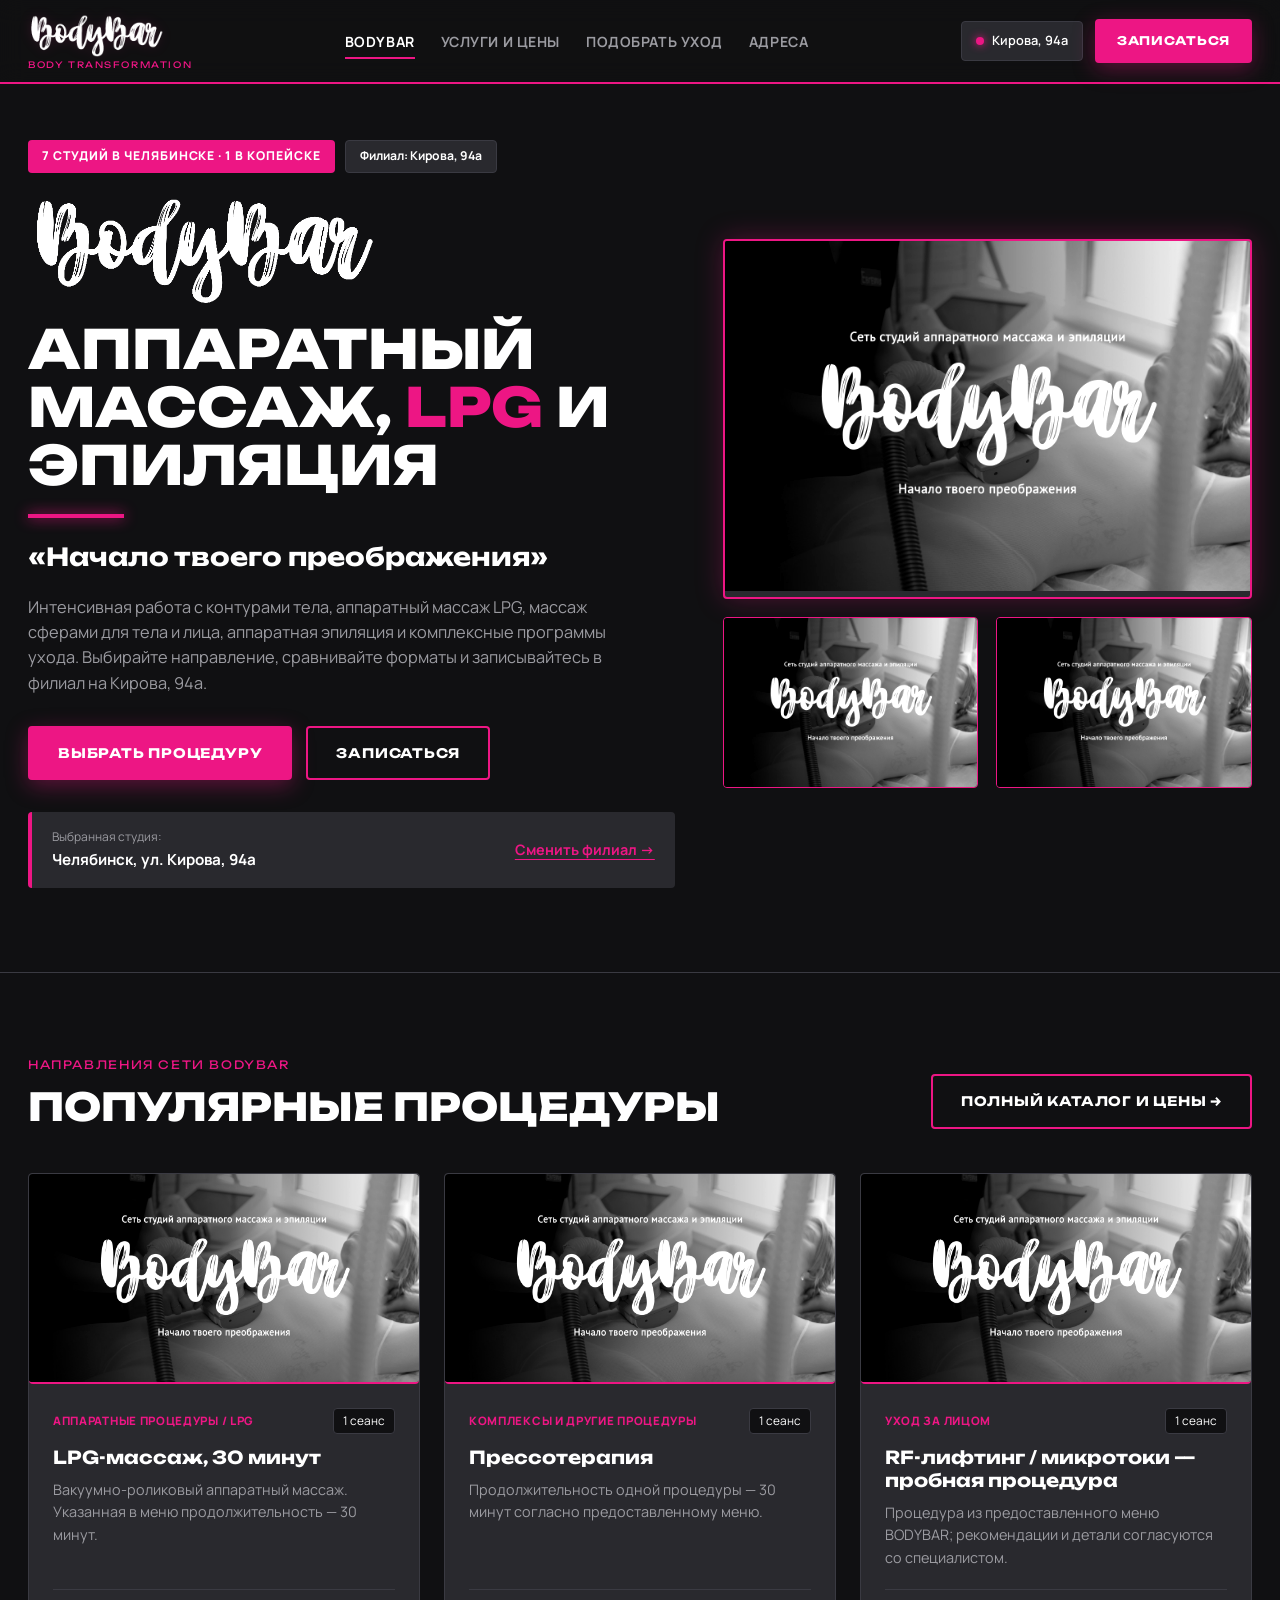
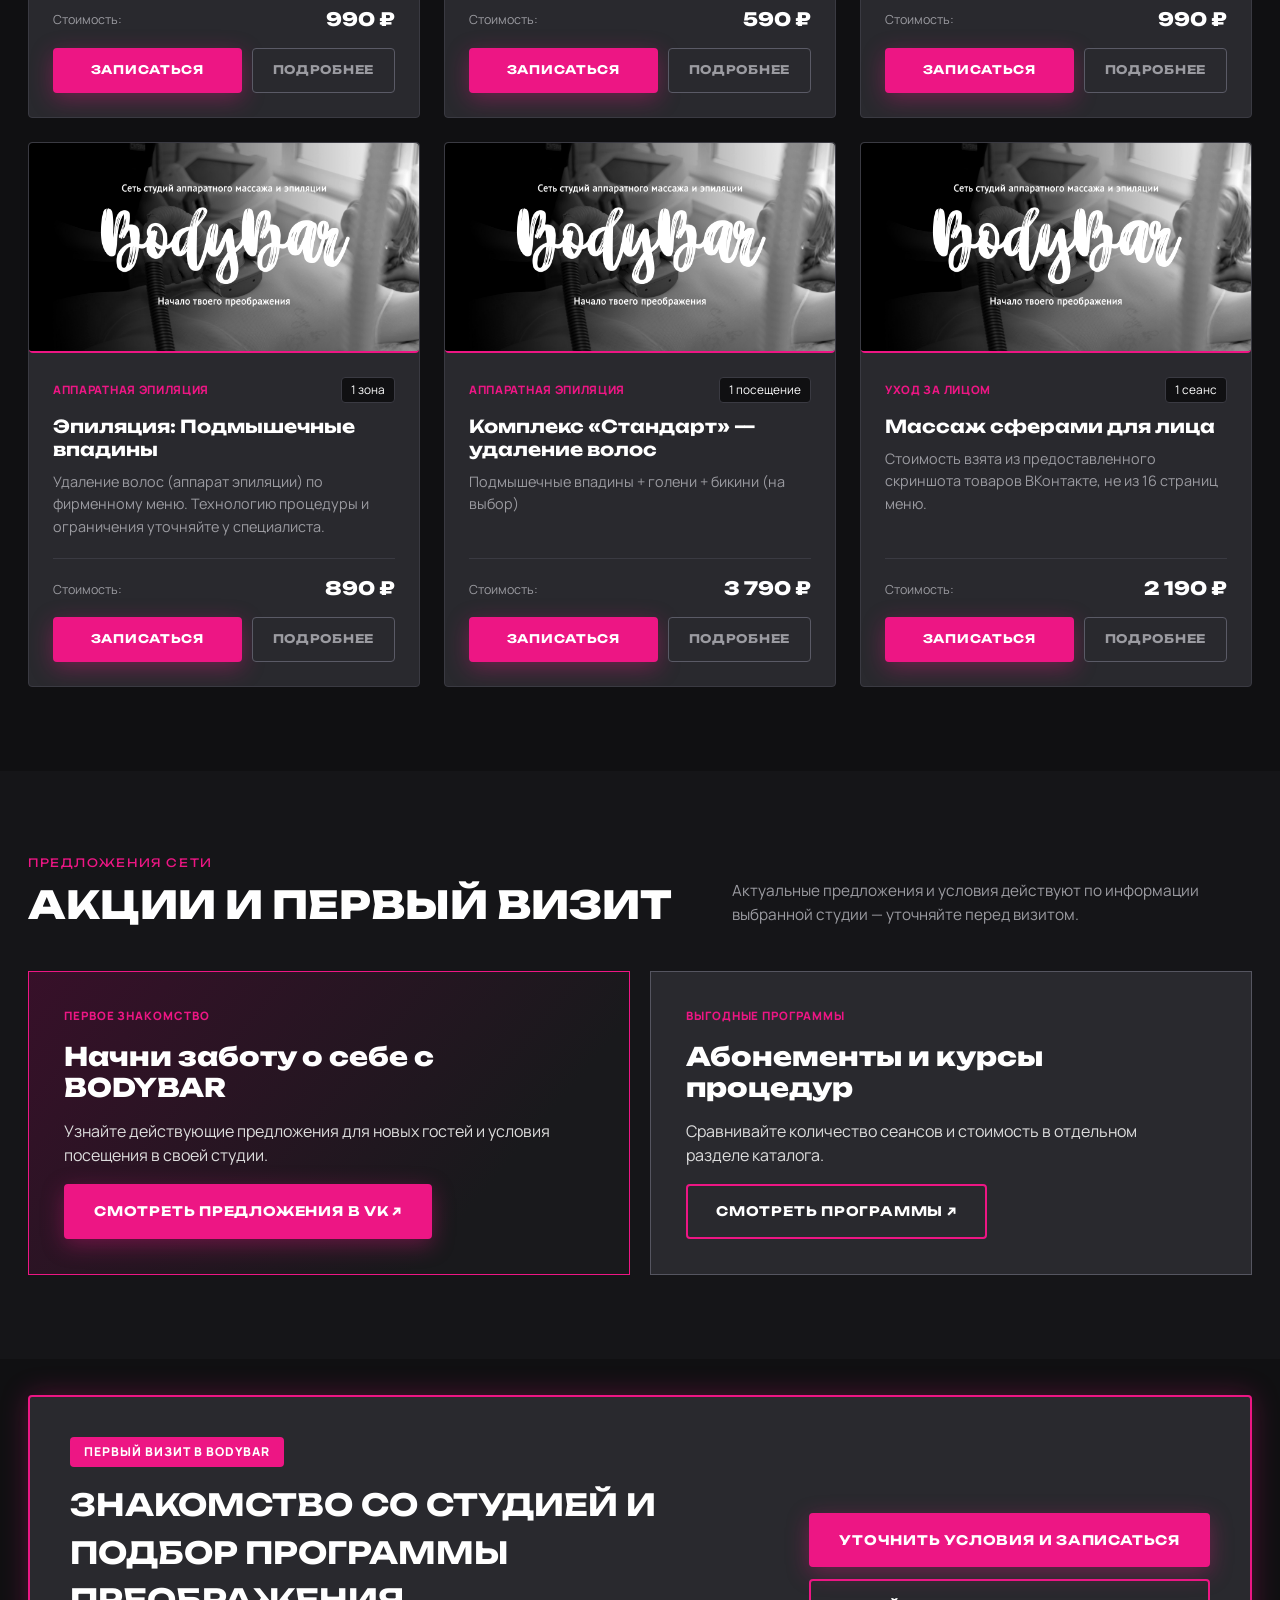
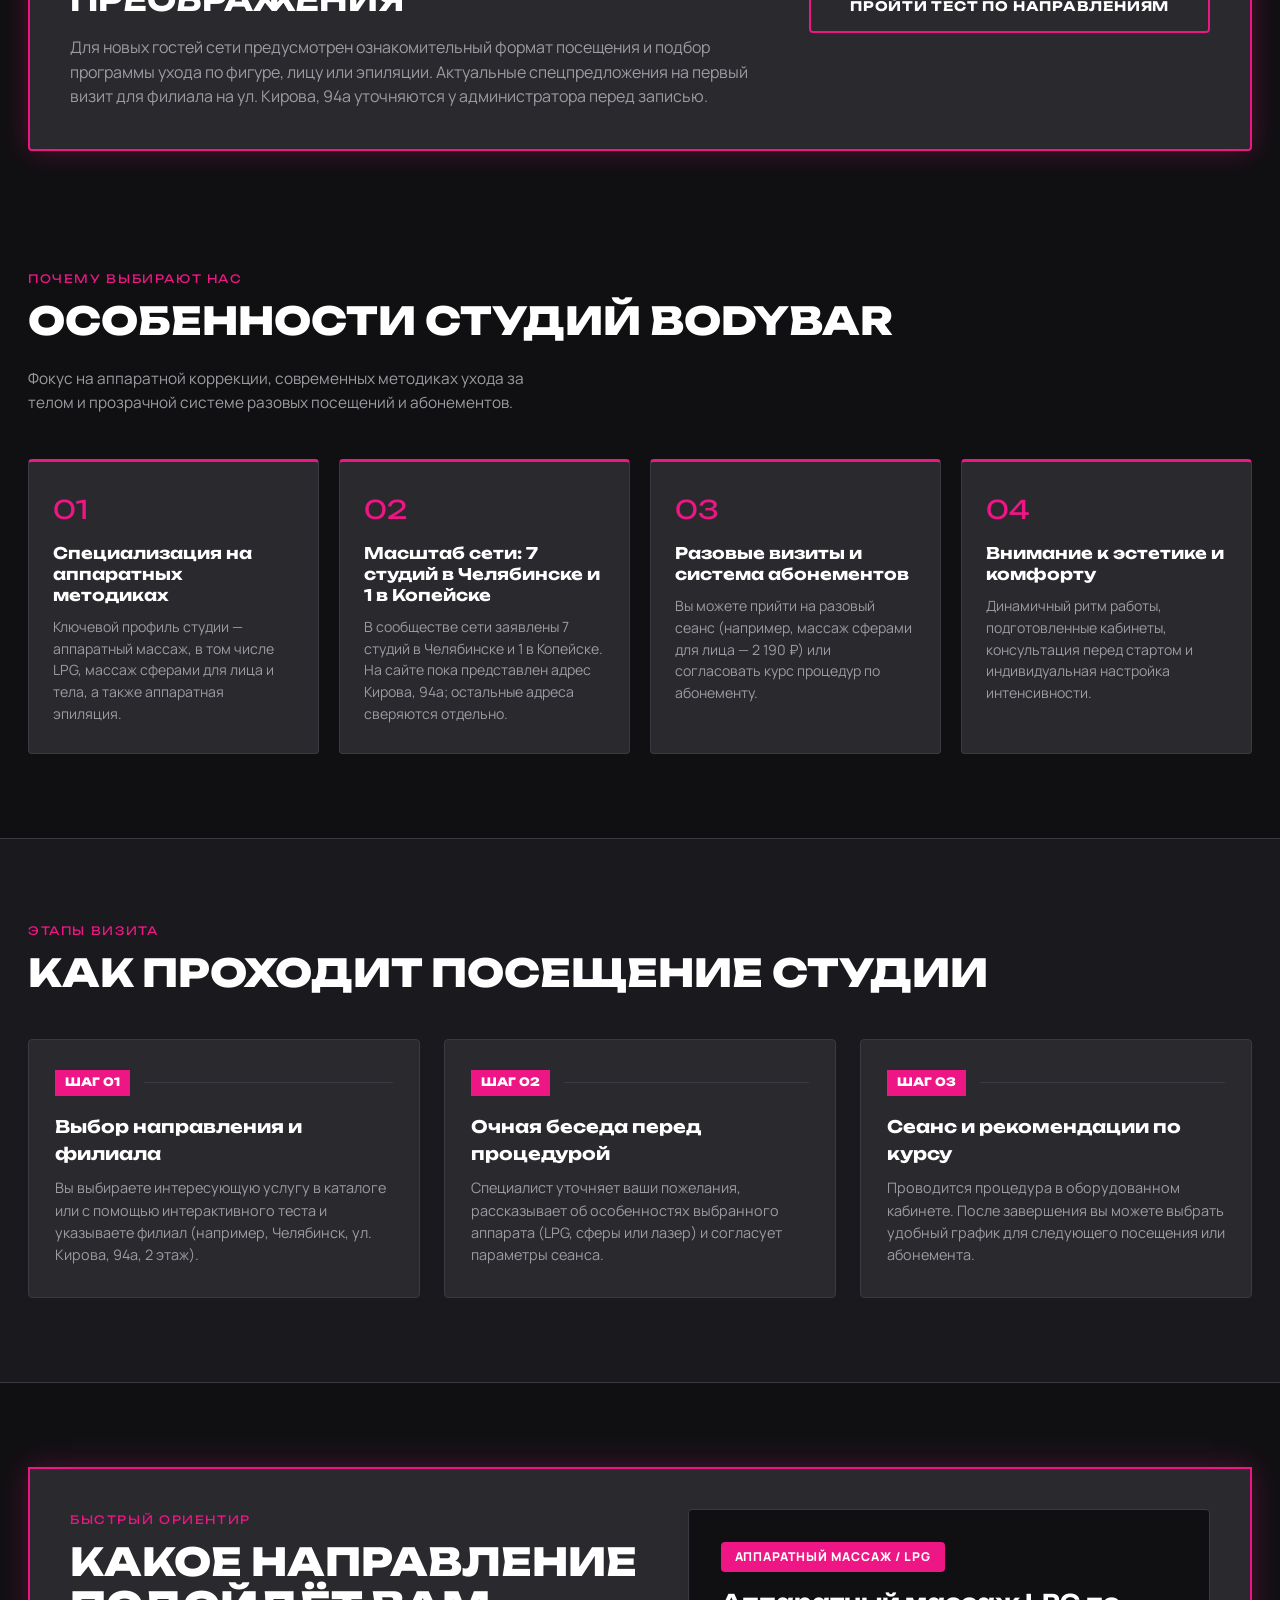
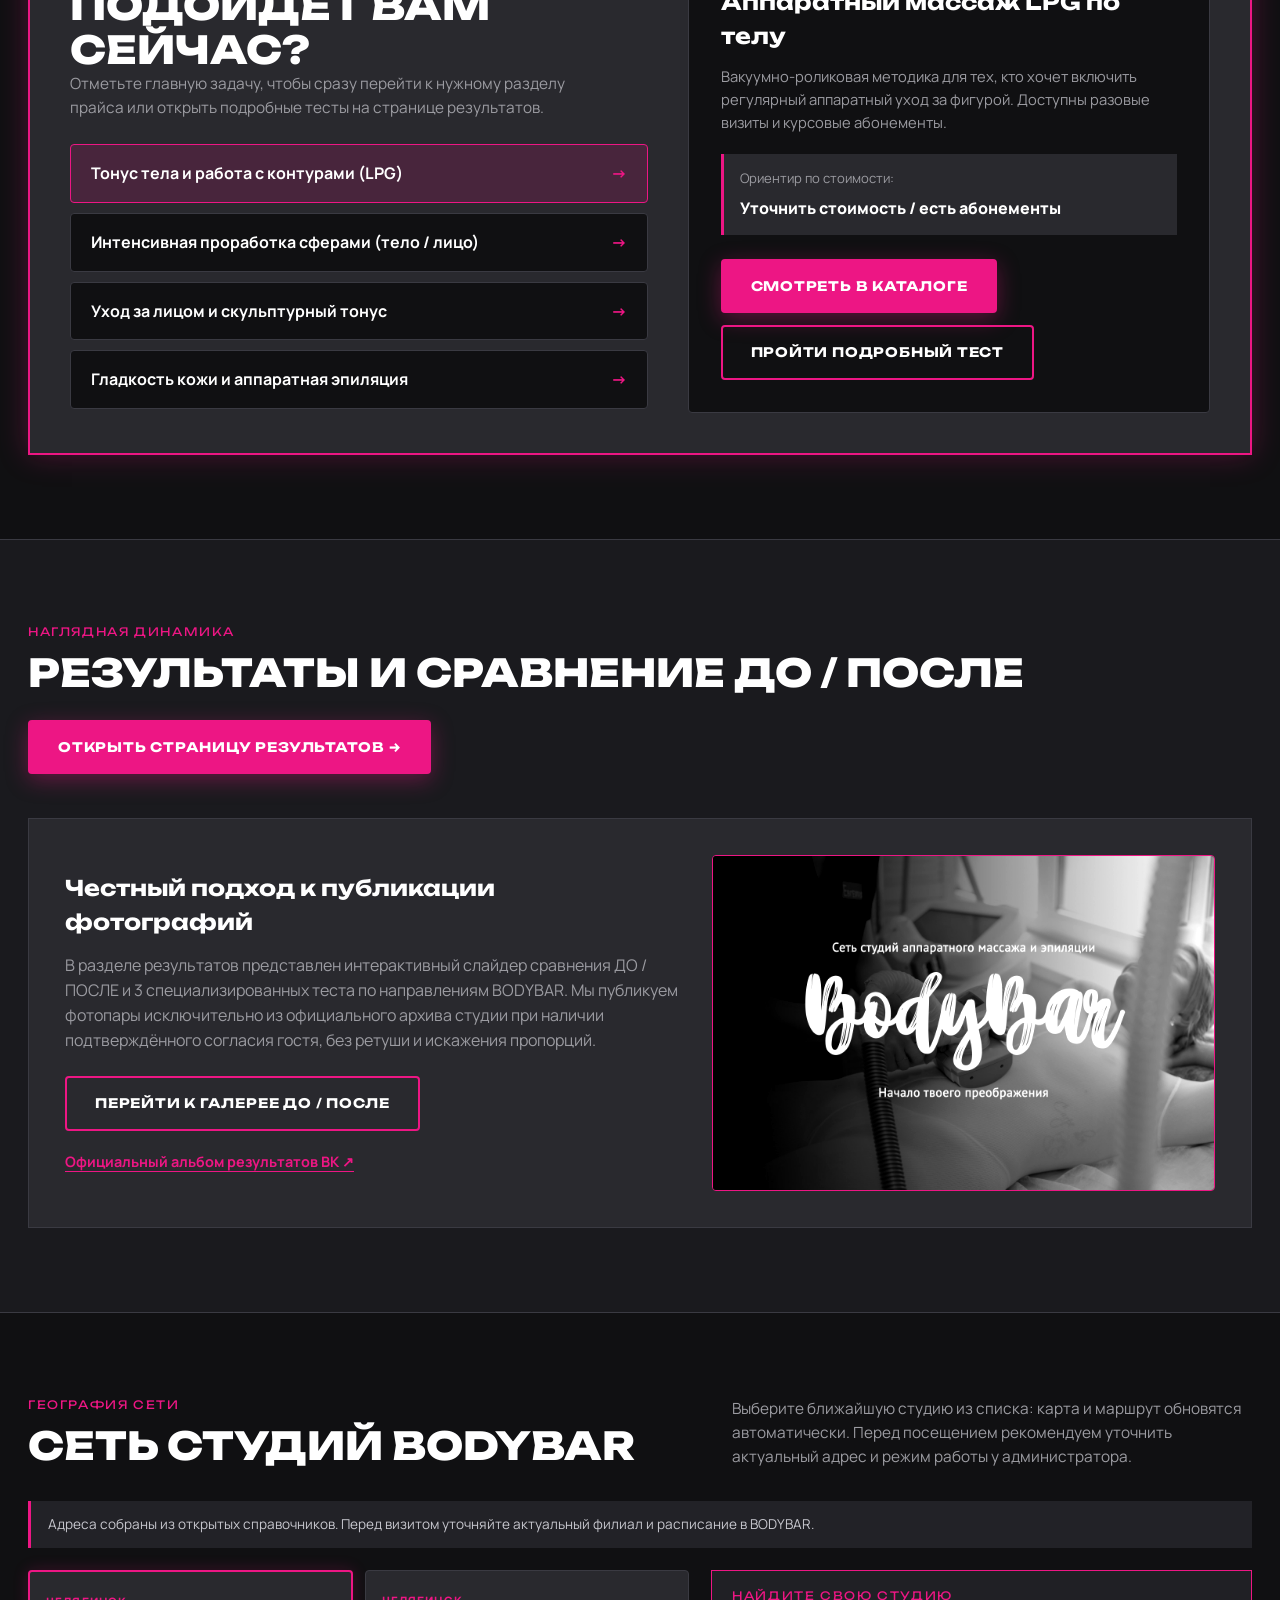
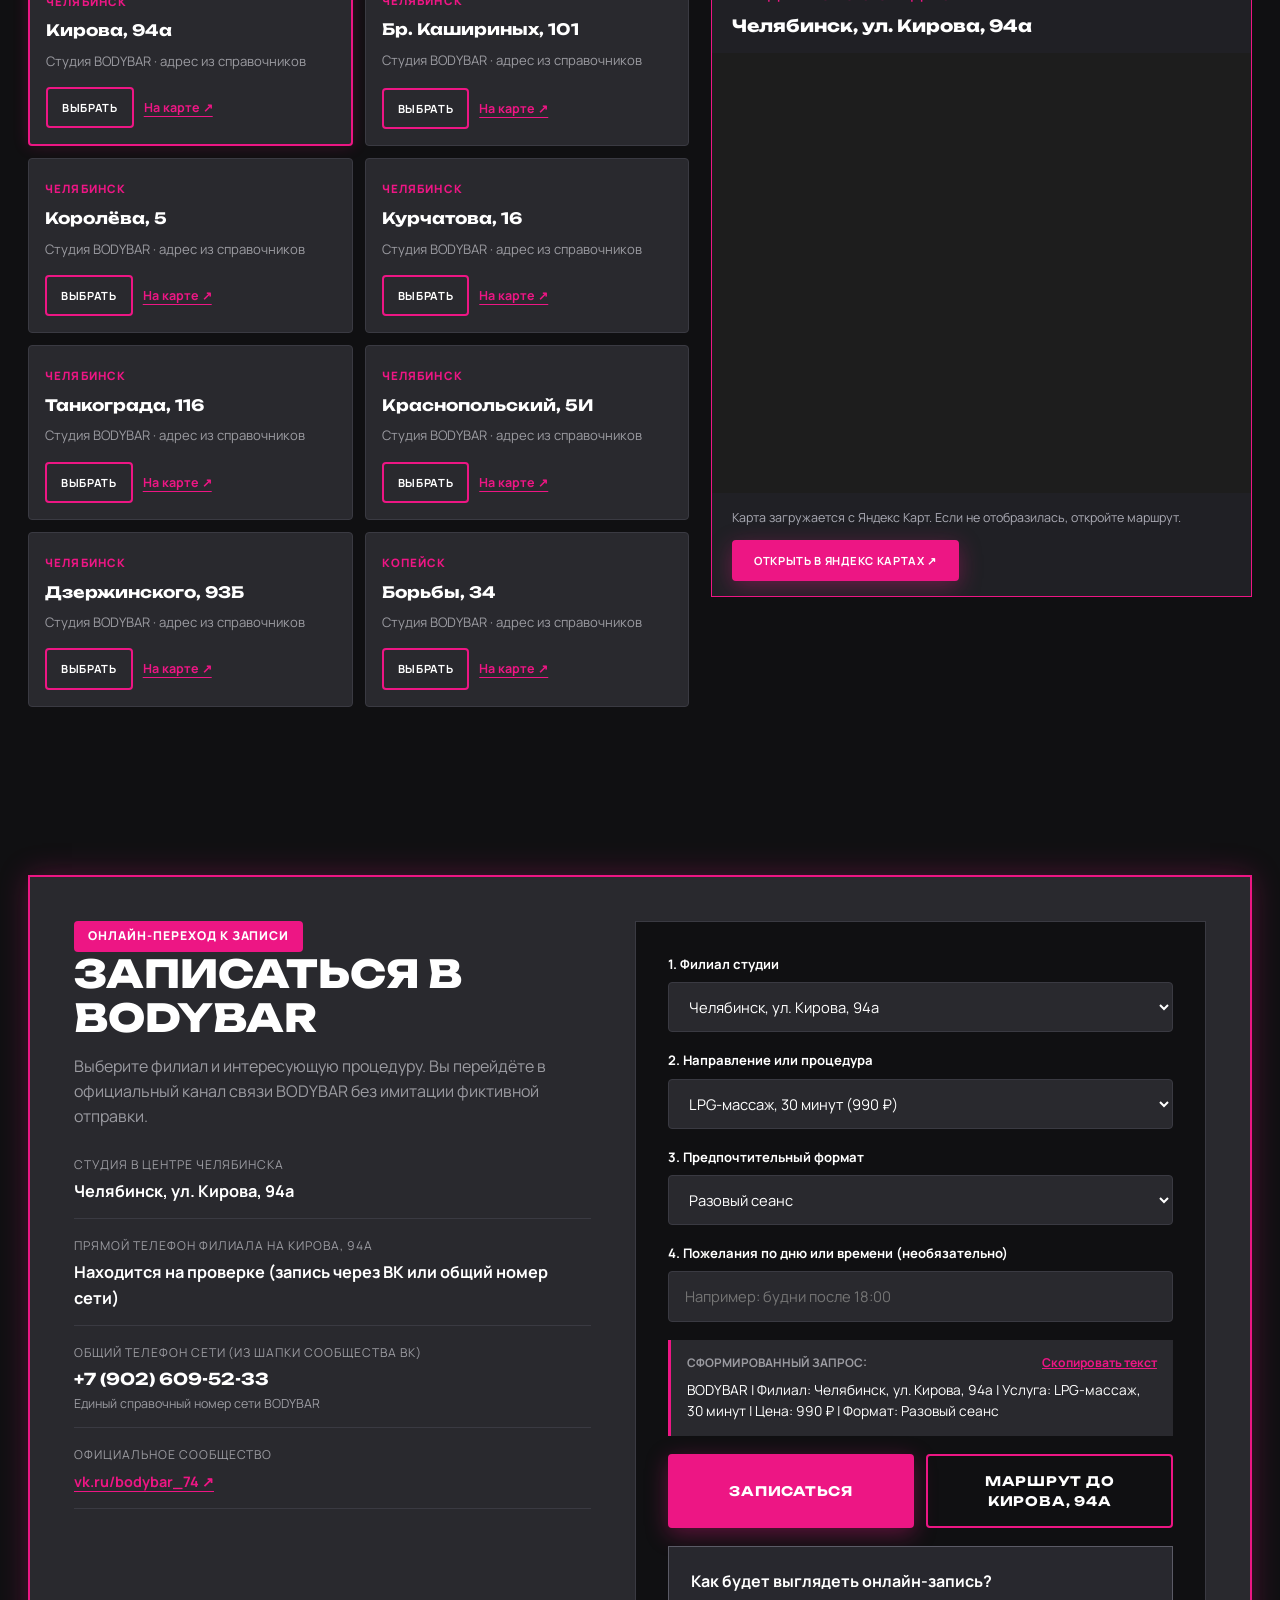
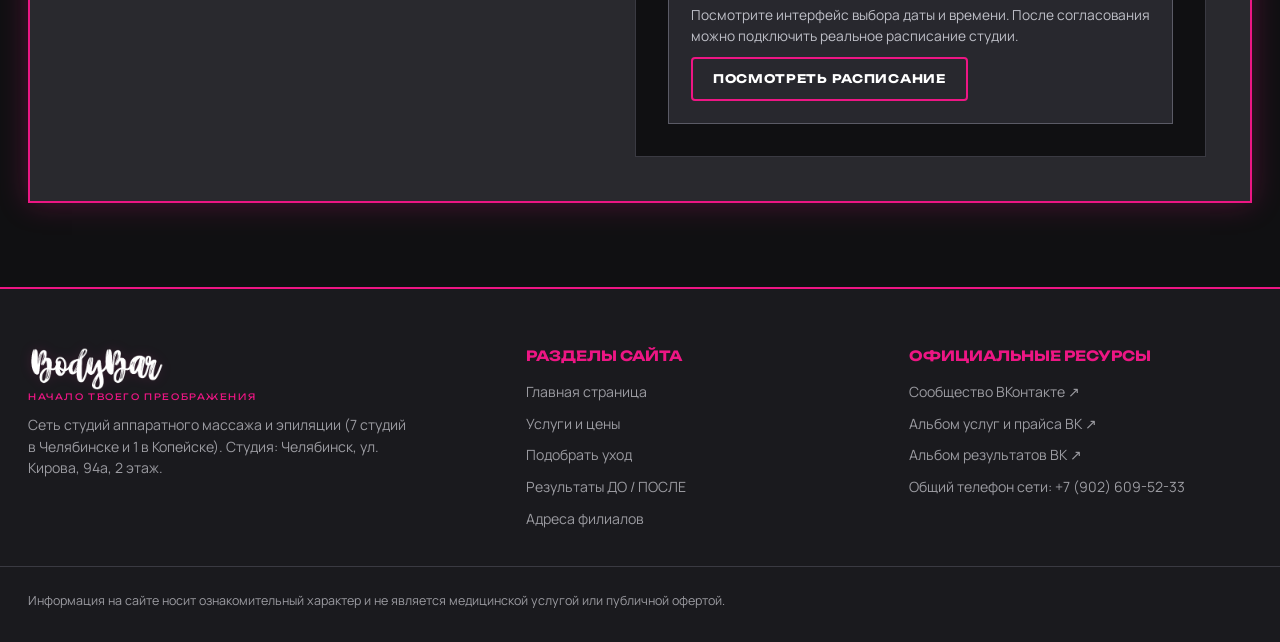
<file: index.html>
<!DOCTYPE html>
<html lang="ru">
<head>
  <meta charset="UTF-8">
  <meta name="viewport" content="width=device-width, initial-scale=1.0">
  <meta name="robots" content="noindex, nofollow">
  <title>BODYBAR — сеть студий аппаратного массажа и эпиляции | Челябинск, Кирова 94а</title>
  <meta name="description" content="BODYBAR — сеть студий аппаратного массажа, LPG, массажа сферами и аппаратной эпиляции. 7 студий в Челябинске и 1 в Копейске. Филиал на ул. Кирова, 94а, 2 этаж.">
  <meta name="theme-color" content="#101012">
  <link rel="preconnect" href="https://fonts.googleapis.com">
  <link rel="preconnect" href="https://fonts.gstatic.com" crossorigin>
  <link href="https://fonts.googleapis.com/css2?family=Caveat:wght@600;700&family=Manrope:wght@400;500;600;700;800&family=Unbounded:wght@600;700;800&display=swap" rel="stylesheet">
  <link rel="stylesheet" href="style.css">
</head>
<body data-page="home">
  <a class="skip-link" href="#main-content">Перейти к основному содержанию</a>

  <!-- ШАПКА САЙТА -->
  <header class="site-header" id="top">
    <div class="container header-inner">
      <a href="index.html" class="brand" aria-label="BODYBAR — на главную">
        <img class="real-brand-logo" src="assets/bodybar-logo.png" alt="BodyBar">
        <span class="brand-tag">BODY TRANSFORMATION</span>
      </a>

      <nav class="main-nav" aria-label="Основная навигация">
        <ul class="nav-list">
          <li><a href="index.html" class="nav-link is-active" aria-current="page">BODYBAR</a></li>
          <li><a href="services.html" class="nav-link">Услуги и цены</a></li>
          <li><a href="results.html" class="nav-link">Подобрать уход</a></li>
          <li><a href="index.html#branches" class="nav-link">Адреса</a></li>
        </ul>
      </nav>

      <div class="header-actions">
        <button type="button" class="branch-switcher-btn" data-open-branch-modal aria-label="Выбрать филиал сети">
          <span class="branch-dot" aria-hidden="true"></span>
          <span class="current-branch-label" data-current-branch-short>Кирова, 94а</span>
        </button>
        <a href="#booking" class="btn btn-primary btn-sm">Записаться</a>
        <button
          type="button"
          class="menu-toggle"
          id="menuToggle"
          aria-expanded="false"
          aria-controls="mobileMenu"
          aria-label="Открыть меню"
        >
          <span class="menu-toggle-bar"></span>
          <span class="menu-toggle-bar"></span>
          <span class="menu-toggle-bar"></span>
        </button>
      </div>
    </div>

    <!-- МОБИЛЬНОЕ МЕНЮ -->
    <div class="mobile-menu" id="mobileMenu" aria-hidden="true">
      <div class="container mobile-menu-inner">
        <div class="mobile-menu-top">
          <span class="mobile-eyebrow">СЕТЬ СТУДИЙ АППАРАТНОГО МАССАЖА И ЭПИЛЯЦИИ</span>
          <button type="button" class="branch-switcher-btn branch-switcher-mobile" data-open-branch-modal>
            <span class="branch-dot" aria-hidden="true"></span>
            <span>Филиал: <strong data-current-branch-name>Челябинск, ул. Кирова, 94а, 2 этаж</strong></span>
          </button>
        </div>

        <nav aria-label="Мобильная навигация">
          <ul class="mobile-nav-list">
            <li><a href="index.html" class="mobile-nav-link is-active">BODYBAR</a></li>
            <li><a href="services.html" class="mobile-nav-link">Услуги и цены</a></li>
            <li><a href="results.html" class="mobile-nav-link">Подобрать уход</a></li>
            <li><a href="index.html#branches" class="mobile-nav-link">Адреса филиалов</a></li>
          </ul>
        </nav>

        <div class="mobile-menu-footer">
          <a href="#booking" class="btn btn-primary btn-full">Записаться в студию</a>
          <a href="https://vk.ru/bodybar_74" target="_blank" rel="noopener noreferrer" class="btn btn-outline btn-full">
            Сообщество ВКонтакте
          </a>
        </div>
      </div>
    </div>
  </header>

  <main id="main-content">
    <!-- HERO -->
    <section class="hero" aria-labelledby="hero-title">
      <div class="container hero-grid">
        <div class="hero-content">
          <div class="network-badges">
            <span class="badge-fuchsia">7 студий в Челябинске · 1 в Копейске</span>
            <span class="badge-dark" data-current-branch-badge>Филиал: ул. Кирова, 94а, 2 этаж</span>
          </div>

          <div class="hero-brand-lockup">
            <img class="hero-real-logo" src="assets/bodybar-logo.png" alt="BodyBar">
            <h1 id="hero-title" class="hero-title">
              АППАРАТНЫЙ МАССАЖ, <span class="text-fuchsia">LPG</span> И ЭПИЛЯЦИЯ
            </h1>
          </div>

          <div class="fuchsia-accent-line" aria-hidden="true"></div>

          <p class="hero-slogan">«Начало твоего преображения»</p>

          <p class="hero-lead">
            Интенсивная работа с контурами тела, аппаратный массаж LPG, массаж сферами для тела и лица, аппаратная эпиляция и комплексные программы ухода. Выбирайте направление, сравнивайте форматы и записывайтесь в филиал на Кирова, 94а.
          </p>

          <div class="hero-cta-group">
            <a href="services.html" class="btn btn-primary">Выбрать процедуру</a>
            <a href="#booking" class="btn btn-outline">Записаться</a>
          </div>

          <div class="hero-branch-bar">
            <div class="hero-branch-info">
              <span class="branch-bar-label">Выбранная студия:</span>
              <strong class="branch-bar-value" data-current-branch-name>Челябинск, ул. Кирова, 94а, 2 этаж</strong>
            </div>
            <button type="button" class="link-fuchsia" data-open-branch-modal>Сменить филиал →</button>
          </div>
        </div>

        <div class="hero-visuals">
          <div class="hero-frame-main fuchsia-frame media-slot" data-image-key="cover">
            <div class="bw-placeholder">
              <span class="placeholder-script">BodyBar</span>
              <span class="placeholder-tag">LPG · SPHERES · LASER</span>
              <span class="placeholder-sub">Чёрно-белая эстетика тела и аппаратных методик</span>
            </div>
            <div class="frame-corner-badge">BODYBAR 74</div>
          </div>

          <div class="hero-frame-sub-grid">
            <div class="hero-frame-Card fuchsia-frame-thin media-slot" data-image-key="lpg">
              <div class="bw-placeholder bw-placeholder-compact">
                <span class="placeholder-tag">01 / LPG-МАССАЖ</span>
              </div>
            </div>
            <div class="hero-frame-Card fuchsia-frame-thin media-slot" data-image-key="spheres">
              <div class="bw-placeholder bw-placeholder-compact">
                <span class="placeholder-tag">02 / МАССАЖ СФЕРАМИ</span>
              </div>
            </div>
          </div>
        </div>
      </div>
    </section>

    <!-- 1. ПОПУЛЯРНЫЕ ПРОЦЕДУРЫ -->
    <section class="section" id="popular-services" aria-labelledby="popular-title">
      <div class="container">
        <div class="section-head">
          <div>
            <span class="section-kicker">Направления сети BODYBAR</span>
            <h2 id="popular-title" class="section-title">Популярные процедуры</h2>
          </div>
          <a href="services.html" class="btn btn-outline">Полный каталог и цены →</a>
        </div>

        <div class="popular-grid" id="homePopularGrid">
          <!-- Карточки рендерятся из централизованного массива SERVICES в script.js -->
        </div>
      </div>
    </section>


    <section class="section promotions-section" id="promotions" aria-labelledby="promotions-title">
      <div class="container"><div class="section-head"><div><span class="section-kicker">Предложения сети</span><h2 class="section-title" id="promotions-title">Акции и первый визит</h2></div><p class="section-desc">Актуальные предложения и условия действуют по информации выбранной студии — уточняйте перед визитом.</p></div>
        <div class="promotion-grid"><article class="promotion-card"><span class="promo-label">ПЕРВОЕ ЗНАКОМСТВО</span><h3>Начни заботу о себе с BODYBAR</h3><p>Узнайте действующие предложения для новых гостей и условия посещения в своей студии.</p><a class="btn btn-primary" href="https://vk.ru/bodybar_74" target="_blank" rel="noopener noreferrer">Смотреть предложения в VK ↗</a></article><article class="promotion-card promotion-card-soft"><span class="promo-label">ВЫГОДНЫЕ ПРОГРАММЫ</span><h3>Абонементы и курсы процедур</h3><p>Сравнивайте количество сеансов и стоимость в отдельном разделе каталога.</p><a class="btn btn-outline" href="services.html">Смотреть программы ↗</a></article></div>
      </div>
    </section>

    <!-- 2. ПЕРВЫЙ ВИЗИТ — УСЛОВИЯ УТОЧНЯЮТСЯ -->
    <section class="section section-compact" aria-labelledby="first-visit-promo-title">
      <div class="container">
        <div class="promo-banner fuchsia-frame">
          <div class="promo-banner-content">
            <span class="badge-fuchsia">Первый визит в BODYBAR</span>
            <h2 id="first-visit-promo-title" class="promo-title">
              Знакомство со студией и подбор программы преображения
            </h2>
            <p class="promo-text">
              Для новых гостей сети предусмотрен ознакомительный формат посещения и подбор программы ухода по фигуре, лицу или эпиляции. Актуальные спецпредложения на первый визит для филиала на ул. Кирова, 94а уточняются у администратора перед записью.
            </p>
          </div>
          <div class="promo-banner-actions">
            <a href="#booking" class="btn btn-primary" data-preselect-service="Консультация и первый визит">
              Уточнить условия и записаться
            </a>
            <a href="results.html#quizzes" class="btn btn-outline">
              Пройти тест по направлениям
            </a>
          </div>
        </div>
      </div>
    </section>

    <!-- 3. ПРЕИМУЩЕСТВА И ОСОБЕННОСТИ СТУДИИ -->
    <section class="section" aria-labelledby="advantages-title">
      <div class="container">
        <div class="section-head">
          <div>
            <span class="section-kicker">Почему выбирают нас</span>
            <h2 id="advantages-title" class="section-title">Особенности студий BODYBAR</h2>
          </div>
          <p class="section-desc">
            Фокус на аппаратной коррекции, современных методиках ухода за телом и прозрачной системе разовых посещений и абонементов.
          </p>
        </div>

        <div class="features-grid">
          <article class="feature-card">
            <span class="feature-num">01</span>
            <h3 class="feature-title">Специализация на аппаратных методиках</h3>
            <p class="feature-text">
              Ключевой профиль студии — аппаратный массаж, в том числе LPG, массаж сферами для лица и тела, а также аппаратная эпиляция.
            </p>
          </article>

          <article class="feature-card">
            <span class="feature-num">02</span>
            <h3 class="feature-title">Масштаб сети: 7 студий в Челябинске и 1 в Копейске</h3>
            <p class="feature-text">
              В сообществе сети заявлены 7 студий в Челябинске и 1 в Копейске. На сайте пока представлен адрес Кирова, 94а; остальные адреса сверяются отдельно.
            </p>
          </article>

          <article class="feature-card">
            <span class="feature-num">03</span>
            <h3 class="feature-title">Разовые визиты и система абонементов</h3>
            <p class="feature-text">
              Вы можете прийти на разовый сеанс (например, массаж сферами для лица — 2 190 ₽) или согласовать курс процедур по абонементу.
            </p>
          </article>

          <article class="feature-card">
            <span class="feature-num">04</span>
            <h3 class="feature-title">Внимание к эстетике и комфорту</h3>
            <p class="feature-text">
              Динамичный ритм работы, подготовленные кабинеты, консультация перед стартом и индивидуальная настройка интенсивности.
            </p>
          </article>
        </div>
      </div>
    </section>

    <!-- 4. КАК ПРОХОДИТ ПОСЕЩЕНИЕ -->
    <section class="section section-surface" aria-labelledby="process-title">
      <div class="container">
        <div class="section-head">
          <div>
            <span class="section-kicker">Этапы визита</span>
            <h2 id="process-title" class="section-title">Как проходит посещение студии</h2>
          </div>
        </div>

        <ol class="steps-grid">
          <li class="step-card">
            <div class="step-header">
              <span class="step-badge">ШАГ 01</span>
              <span class="step-line" aria-hidden="true"></span>
            </div>
            <h3 class="step-heading">Выбор направления и филиала</h3>
            <p class="step-body">
              Вы выбираете интересующую услугу в каталоге или с помощью интерактивного теста и указываете филиал (например, Челябинск, ул. Кирова, 94а, 2 этаж).
            </p>
          </li>

          <li class="step-card">
            <div class="step-header">
              <span class="step-badge">ШАГ 02</span>
              <span class="step-line" aria-hidden="true"></span>
            </div>
            <h3 class="step-heading">Очная беседа перед процедурой</h3>
            <p class="step-body">
              Специалист уточняет ваши пожелания, рассказывает об особенностях выбранного аппарата (LPG, сферы или лазер) и согласует параметры сеанса.
            </p>
          </li>

          <li class="step-card">
            <div class="step-header">
              <span class="step-badge">ШАГ 03</span>
              <span class="step-line" aria-hidden="true"></span>
            </div>
            <h3 class="step-heading">Сеанс и рекомендации по курсу</h3>
            <p class="step-body">
              Проводится процедура в оборудованном кабинете. После завершения вы можете выбрать удобный график для следующего посещения или абонемента.
            </p>
          </li>
        </ol>
      </div>
    </section>

    <!-- 5. КОРОТКИЙ ИНТЕРАКТИВНЫЙ ВЫБОР НАПРАВЛЕНИЯ -->
    <section class="section" id="quick-finder" aria-labelledby="quick-finder-title">
      <div class="container">
        <div class="quick-finder-box fuchsia-frame">
          <div class="quick-finder-left">
            <span class="section-kicker">Быстрый ориентир</span>
            <h2 id="quick-finder-title" class="section-title">Какое направление подойдёт вам сейчас?</h2>
            <p class="section-desc">
              Отметьте главную задачу, чтобы сразу перейти к нужному разделу прайса или открыть подробные тесты на странице результатов.
            </p>

            <div class="quick-goals" role="radiogroup" aria-label="Выберите цель визита">
              <button type="button" class="quick-goal-btn is-active" role="radio" aria-checked="true" data-goal="lpg">
                <span>Тонус тела и работа с контурами (LPG)</span>
                <span class="goal-arrow" aria-hidden="true">→</span>
              </button>
              <button type="button" class="quick-goal-btn" role="radio" aria-checked="false" data-goal="spheres">
                <span>Интенсивная проработка сферами (тело / лицо)</span>
                <span class="goal-arrow" aria-hidden="true">→</span>
              </button>
              <button type="button" class="quick-goal-btn" role="radio" aria-checked="false" data-goal="face">
                <span>Уход за лицом и скульптурный тонус</span>
                <span class="goal-arrow" aria-hidden="true">→</span>
              </button>
              <button type="button" class="quick-goal-btn" role="radio" aria-checked="false" data-goal="laser">
                <span>Гладкость кожи и аппаратная эпиляция</span>
                <span class="goal-arrow" aria-hidden="true">→</span>
              </button>
            </div>
          </div>

          <div class="quick-finder-right" id="quickFinderOutput" aria-live="polite">
            <span class="badge-fuchsia" id="qfCategoryBadge">Аппаратный массаж / LPG</span>
            <h3 class="qf-title" id="qfTitle">Аппаратный массаж LPG по телу</h3>
            <p class="qf-desc" id="qfDesc">
              Вакуумно-роликовая методика для тех, кто хочет включить регулярный аппаратный уход за фигурой. Доступны разовые визиты и курсовые абонементы.
            </p>
            <div class="qf-price-row">
              <span class="qf-price-label">Ориентир по стоимости:</span>
              <strong class="qf-price-val" id="qfPrice">Уточнить стоимость / есть абонементы</strong>
            </div>
            <div class="qf-actions">
              <a href="services.html?category=lpg" class="btn btn-primary" id="qfCatalogLink">Смотреть в каталоге</a>
              <a href="results.html#quizzes" class="btn btn-outline">Пройти подробный тест</a>
            </div>
          </div>
        </div>
      </div>
    </section>

    <!-- 6. ПРЕВЬЮ ФОТОГРАФИЙ РЕЗУЛЬТАТОВ -->
    <section class="section section-surface" aria-labelledby="results-preview-title">
      <div class="container">
        <div class="section-head">
          <div>
            <span class="section-kicker">Наглядная динамика</span>
            <h2 id="results-preview-title" class="section-title">Результаты и сравнение ДО / ПОСЛЕ</h2>
          </div>
          <a href="results.html#before-after" class="btn btn-primary">Открыть страницу результатов →</a>
        </div>

        <div class="results-preview-card">
          <div class="results-preview-info">
            <h3 class="results-preview-heading">Честный подход к публикации фотографий</h3>
            <p class="results-preview-text">
              В разделе результатов представлен интерактивный слайдер сравнения ДО / ПОСЛЕ и 3 специализированных теста по направлениям BODYBAR. Мы публикуем фотопары исключительно из официального архива студии при наличии подтверждённого согласия гостя, без ретуши и искажения пропорций.
            </p>
            <div class="results-preview-actions">
              <a href="results.html#before-after" class="btn btn-outline">Перейти к галерее ДО / ПОСЛЕ</a>
              <a href="https://vk.ru/album-211231479_284383808" target="_blank" rel="noopener noreferrer" class="link-fuchsia">
                Официальный альбом результатов ВК ↗
              </a>
            </div>
          </div>

          <div class="results-preview-visual fuchsia-frame-thin media-slot" data-image-key="resultsPreview">
            <div class="bw-placeholder">
              <span class="placeholder-script">BodyBar</span>
              <span class="placeholder-tag">ДО / ПОСЛЕ · РЕАЛЬНЫЕ КЕЙСЫ</span>
              <span class="placeholder-sub">Интерактивное сравнение на странице «Результаты»</span>
            </div>
          </div>
        </div>
      </div>
    </section>

    <!-- 7. АДРЕСА ФИЛИАЛОВ -->
    <section class="section" id="branches" aria-labelledby="branches-title">
      <div class="container">
        <div class="section-head">
          <div>
            <span class="section-kicker">География сети</span>
            <h2 id="branches-title" class="section-title">Сеть студий BODYBAR</h2>
          </div>
          <p class="section-desc">
            Выберите ближайшую студию из списка: карта и маршрут обновятся автоматически. Перед посещением рекомендуем уточнить актуальный адрес и режим работы у администратора.
          </p>
        </div>

        <p class="branch-verification-note">Адреса собраны из открытых справочников. Перед визитом уточняйте актуальный филиал и расписание в BODYBAR.</p>
        <div class="branches-layout">
          <div class="branches-grid" id="branchesGrid"></div>
          <div class="branch-map-panel fuchsia-frame-thin">
            <div class="branch-map-title"><span class="section-kicker">Найдите свою студию</span><h3 id="branchMapName">Челябинск, ул. Кирова, 94а</h3></div>
            <iframe id="branchMapFrame" title="Карта выбранной студии BodyBar" src="https://yandex.ru/map-widget/v1/?text=Bodybar%20Челябинск%20Кирова%2094%D0%B0" loading="lazy" referrerpolicy="no-referrer-when-downgrade" allowfullscreen></iframe>
            <div class="map-bottom"><span>Карта загружается с Яндекс Карт. Если не отобразилась, откройте маршрут.</span><a id="branchMapRoute" class="btn btn-primary btn-sm" href="https://yandex.ru/maps/?text=Челябинск, улица Кирова, 94а" target="_blank" rel="noopener noreferrer">Открыть в Яндекс Картах ↗</a></div>
          </div>
        </div>
      </div>
    </section>

    <!-- 8. ЗАПИСЬ И КОНТАКТЫ -->
    <section class="section booking-section" id="booking" aria-labelledby="booking-title">
      <div class="container">
        <div class="booking-layout fuchsia-frame">
          <div class="booking-info-col">
            <span class="badge-fuchsia">Онлайн-переход к записи</span>
            <h2 id="booking-title" class="section-title">Записаться в BODYBAR</h2>
            <p class="booking-desc">
              Выберите филиал и интересующую процедуру. Вы перейдёте в официальный канал связи BODYBAR без имитации фиктивной отправки.
            </p>

            <dl class="booking-contacts-list">
              <div class="b-contact-item">
                <dt>Студия в центре Челябинска</dt>
                <dd data-current-branch-name>Челябинск, ул. Кирова, 94а, 2 этаж</dd>
              </div>
              <div class="b-contact-item">
                <dt>Прямой телефон филиала на Кирова, 94а</dt>
                <dd id="pilotPhoneStatus">Находится на проверке (запись через ВК или общий номер сети)</dd>
              </div>
              <div class="b-contact-item">
                <dt>Общий телефон сети (из шапки сообщества ВК)</dt>
                <dd>
                  <a href="tel:+79026095233" class="phone-link">+7 (902) 609-52-33</a>
                  <span class="contact-subnote">Единый справочный номер сети BODYBAR</span>
                </dd>
              </div>
              <div class="b-contact-item">
                <dt>Официальное сообщество</dt>
                <dd>
                  <a href="https://vk.ru/bodybar_74" target="_blank" rel="noopener noreferrer" class="link-fuchsia">
                    vk.ru/bodybar_74 ↗
                  </a>
                </dd>
              </div>
            </dl>
          </div>

          <form class="booking-form" id="bookingForm" novalidate>
            <div class="form-field">
              <label for="bookingBranchSelect" class="form-label">1. Филиал студии</label>
              <select id="bookingBranchSelect" name="branchId" class="form-select"></select>
            </div>

            <div class="form-field">
              <label for="bookingServiceSelect" class="form-label">2. Направление или процедура</label>
              <select id="bookingServiceSelect" name="serviceName" class="form-select"></select>
            </div>

            <div class="form-field">
              <label for="bookingFormatSelect" class="form-label">3. Предпочтительный формат</label>
              <select id="bookingFormatSelect" name="visitFormat" class="form-select">
                <option value="Разовый сеанс">Разовый сеанс</option>
                <option value="Консультация + подбор абонемента">Консультация + подбор абонемента</option>
                <option value="Первый ознакомительный визит">Первый ознакомительный визит</option>
              </select>
            </div>

            <div class="form-field">
              <label for="bookingNote" class="form-label">4. Пожелания по дню или времени (необязательно)</label>
              <input
                type="text"
                id="bookingNote"
                name="note"
                class="form-input"
                placeholder="Например: будни после 18:00"
              >
            </div>

            <div class="booking-preview-box" aria-live="polite">
              <div class="preview-box-top">
                <span class="preview-box-label">Сформированный запрос:</span>
                <button type="button" class="copy-request-btn" id="copyRequestBtn">Скопировать текст</button>
              </div>
              <p class="preview-box-text" id="bookingSummaryText"></p>
            </div>

            <div class="booking-form-actions">
              <button type="submit" class="btn btn-primary btn-full" id="bookingSubmitBtn">
                Записаться
              </button>
              <a
                href="https://yandex.ru/maps/?text=%D0%A7%D0%B5%D0%BB%D1%8F%D0%B1%D0%B8%D0%BD%D1%81%D0%BA%2C%20%D1%83%D0%BB%D0%B8%D1%86%D0%B0%20%D0%9A%D0%B8%D1%80%D0%BE%D0%B2%D0%B0%2C%2094%D0%B0"
                target="_blank"
                rel="noopener noreferrer"
                class="btn btn-outline btn-full"
                id="bookingMapLink"
              >
                Маршрут до Кирова, 94а
              </a>
            </div>

            <div class="booking-honest-notice" id="bookingActionFeedback" role="status" aria-live="polite" hidden></div>
            <div class="booking-preview-cta"><strong>Как будет выглядеть онлайн-запись?</strong><p>Посмотрите интерфейс выбора даты и времени. После согласования можно подключить реальное расписание студии.</p><button type="button" class="btn btn-outline btn-sm" id="showBookingPreview">Посмотреть расписание</button></div>
          </form>
        </div>
      </div>
    </section>
  </main>

  <!-- ПОДВАЛ -->
  <footer class="site-footer">
    <div class="container footer-grid">
      <div class="footer-col">
        <a href="index.html" class="brand">
          <img class="real-brand-logo" src="assets/bodybar-logo.png" alt="BodyBar">
          <span class="brand-tag">НАЧАЛО ТВОЕГО ПРЕОБРАЖЕНИЯ</span>
        </a>
        <p class="footer-text">
          Сеть студий аппаратного массажа и эпиляции (7 студий в Челябинске и 1 в Копейске). Студия: Челябинск, ул. Кирова, 94а, 2 этаж.
        </p>
      </div>

      <div class="footer-col">
        <h3 class="footer-heading">Разделы сайта</h3>
        <ul class="footer-links">
          <li><a href="index.html">Главная страница</a></li>
          <li><a href="services.html">Услуги и цены</a></li>
          <li><a href="results.html#quizzes">Подобрать уход</a></li>
          <li><a href="results.html#before-after">Результаты ДО / ПОСЛЕ</a></li>
          <li><a href="index.html#branches">Адреса филиалов</a></li>
        </ul>
      </div>

      <div class="footer-col">
        <h3 class="footer-heading">Официальные ресурсы</h3>
        <ul class="footer-links">
          <li><a href="https://vk.ru/bodybar_74" target="_blank" rel="noopener noreferrer">Сообщество ВКонтакте ↗</a></li>
          <li><a href="https://vk.ru/album-211231479_283881978" target="_blank" rel="noopener noreferrer">Альбом услуг и прайса ВК ↗</a></li>
          <li><a href="https://vk.ru/album-211231479_284383808" target="_blank" rel="noopener noreferrer">Альбом результатов ВК ↗</a></li>
          <li><a href="tel:+79026095233">Общий телефон сети: +7 (902) 609-52-33</a></li>
        </ul>
      </div>
    </div>
    <div class="container footer-bottom">
      <p>Информация на сайте носит ознакомительный характер и не является медицинской услугой или публичной офертой.</p>
    </div>
  </footer>

  <!-- МОДАЛЬНОЕ ОКНО ВЫБОРА ФИЛИАЛА -->
  <div class="modal-overlay" id="branchModal" role="dialog" aria-modal="true" aria-labelledby="branchModalTitle" aria-hidden="true">
    <div class="modal-backdrop" data-close-branch-modal></div>
    <div class="modal-card fuchsia-frame">
      <div class="modal-header">
        <div>
          <span class="section-kicker">Сеть студий BODYBAR</span>
          <h2 id="branchModalTitle" class="modal-title">Выберите филиал</h2>
        </div>
        <button type="button" class="modal-close-btn" data-close-branch-modal aria-label="Закрыть окно">✕</button>
      </div>
      <p class="modal-subtitle">
        На странице показан подтверждённый адрес филиала Кирова, 94а. Адреса других филиалов можно уточнить в сообществе BODYBAR.
      </p>
      <div class="modal-branch-list" id="modalBranchList"></div>
    </div>
  </div>

  <!-- МОБИЛЬНАЯ ПАНЕЛЬ БЫСТРОЙ ЗАПИСИ -->
  <div class="mobile-bottom-bar" aria-label="Быстрая панель записи">
    <div class="mobile-bottom-info">
      <span class="mobile-bottom-brand">BodyBar</span>
      <span class="mobile-bottom-branch" data-current-branch-short>Кирова, 94а</span>
    </div>
    <div class="mobile-bottom-btns">
      <a href="services.html" class="btn btn-outline btn-xs">Цены</a>
      <a href="#booking" class="btn btn-primary btn-xs">Записаться</a>
    </div>
  </div>


  <!-- ПОДРОБНОЕ ОПИСАНИЕ ПРОЦЕДУРЫ -->
  <div class="modal-overlay detail-modal" id="serviceDetailModal" role="dialog" aria-modal="true" aria-hidden="true" aria-labelledby="serviceDetailTitle">
    <div class="modal-backdrop" data-close-service-modal></div>
    <div class="modal-card detail-modal-card"><button type="button" class="modal-close-btn" data-close-service-modal aria-label="Закрыть описание услуги">✕</button><div id="serviceDetailBody"></div></div>
  </div>
  <!-- ПРЕДПРОСМОТР ВОЗМОЖНОЙ ИНТЕГРАЦИИ ЗАПИСИ -->
  <div class="modal-overlay" id="bookingPreviewModal" role="dialog" aria-modal="true" aria-hidden="true" aria-labelledby="bookingPreviewTitle">
    <div class="modal-backdrop" data-close-booking-preview></div>
    <div class="modal-card booking-preview-modal fuchsia-frame"><button type="button" class="modal-close-btn" data-close-booking-preview aria-label="Закрыть окно">✕</button>
      <span class="section-kicker">Возможность интеграции</span><h2 id="bookingPreviewTitle" class="modal-title">Запись на удобное время</h2>
      <p class="preview-help">Так может выглядеть подключённое расписание. Даты и время здесь условные, свободные места не проверяются и запись не создаётся.</p>
      <h3>Выберите дату</h3><div class="preview-chip-list" id="bookingPreviewDays"></div><h3>Выберите время</h3><div class="preview-chip-list" id="bookingPreviewTimes"></div>
      <p class="preview-confirmation" id="bookingPreviewSelection">Выберите дату и время для просмотра интерфейса.</p>
      <a href="https://vk.ru/bodybar_74" class="btn btn-primary" target="_blank" rel="noopener noreferrer">Уточнить настоящую запись в BODYBAR ↗</a>
    </div>
  </div>

  <script src="script.js"></script>
</body>
</html>
</file>
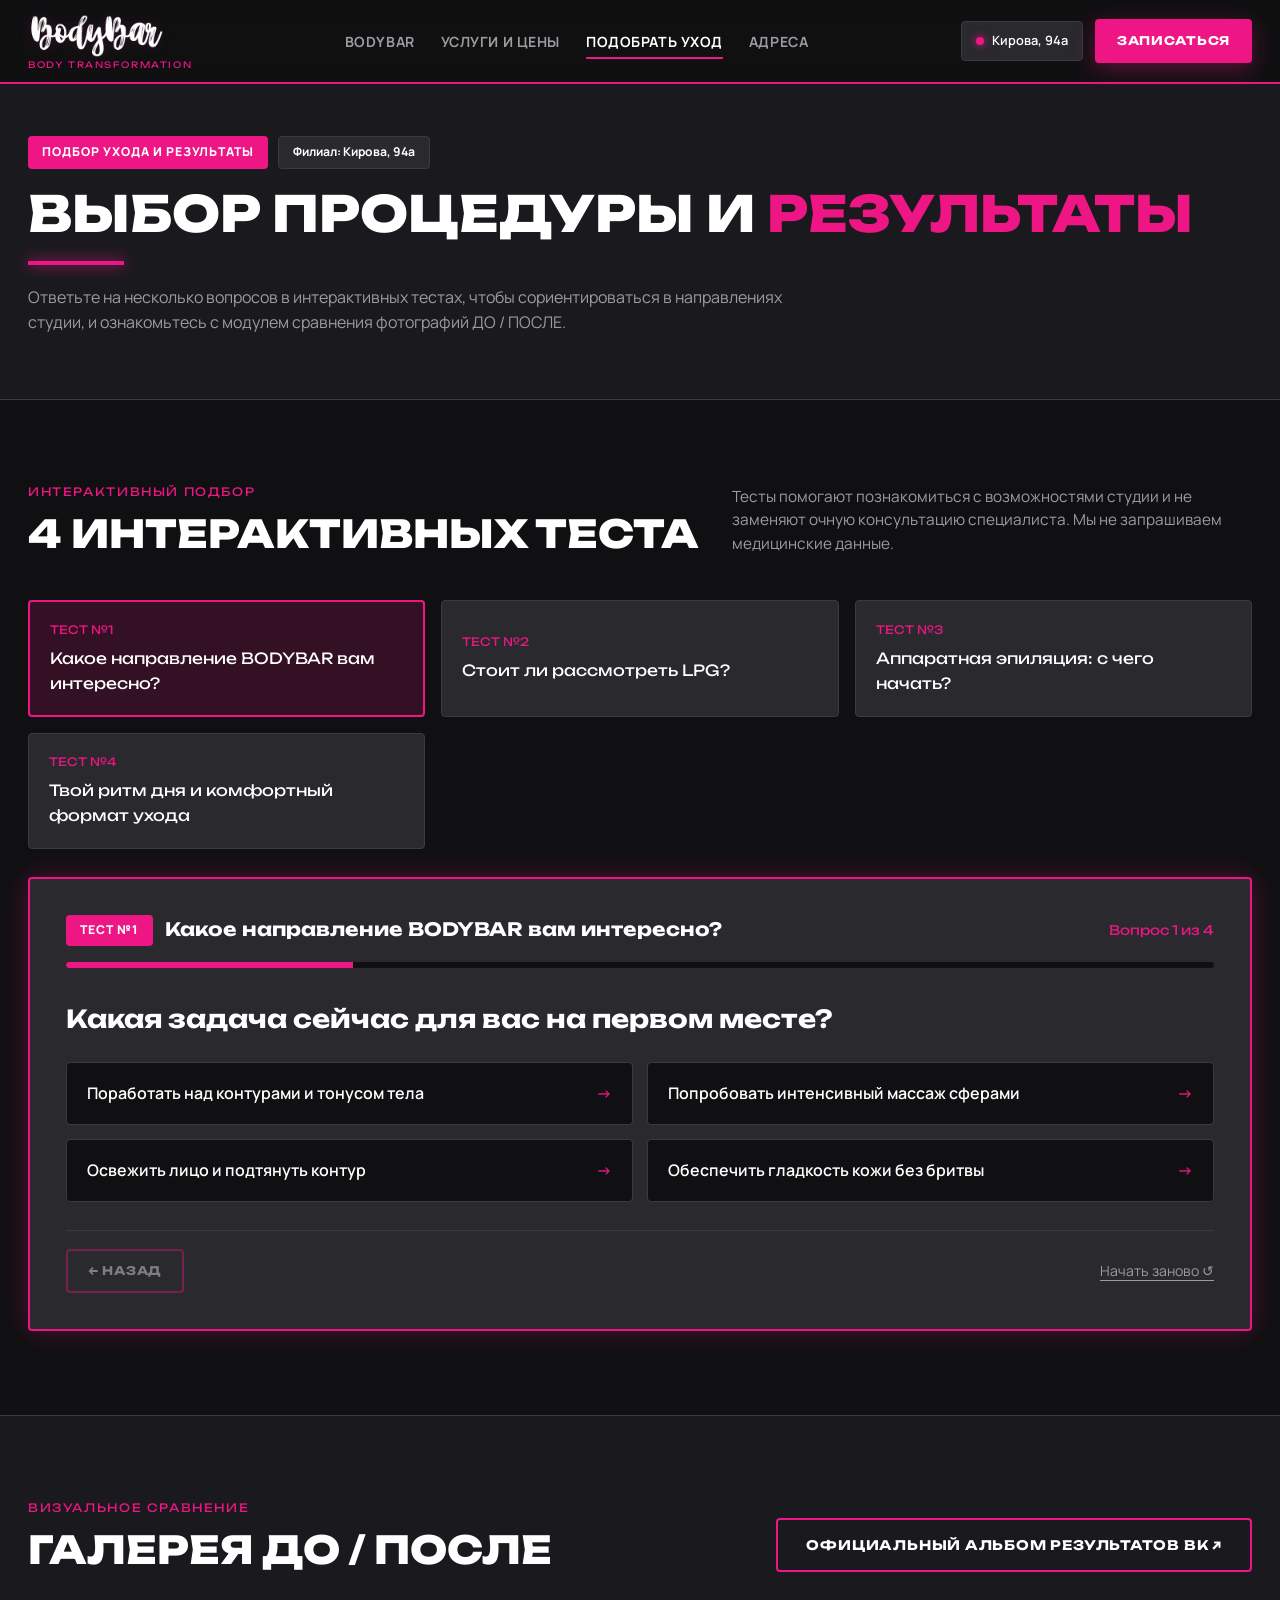
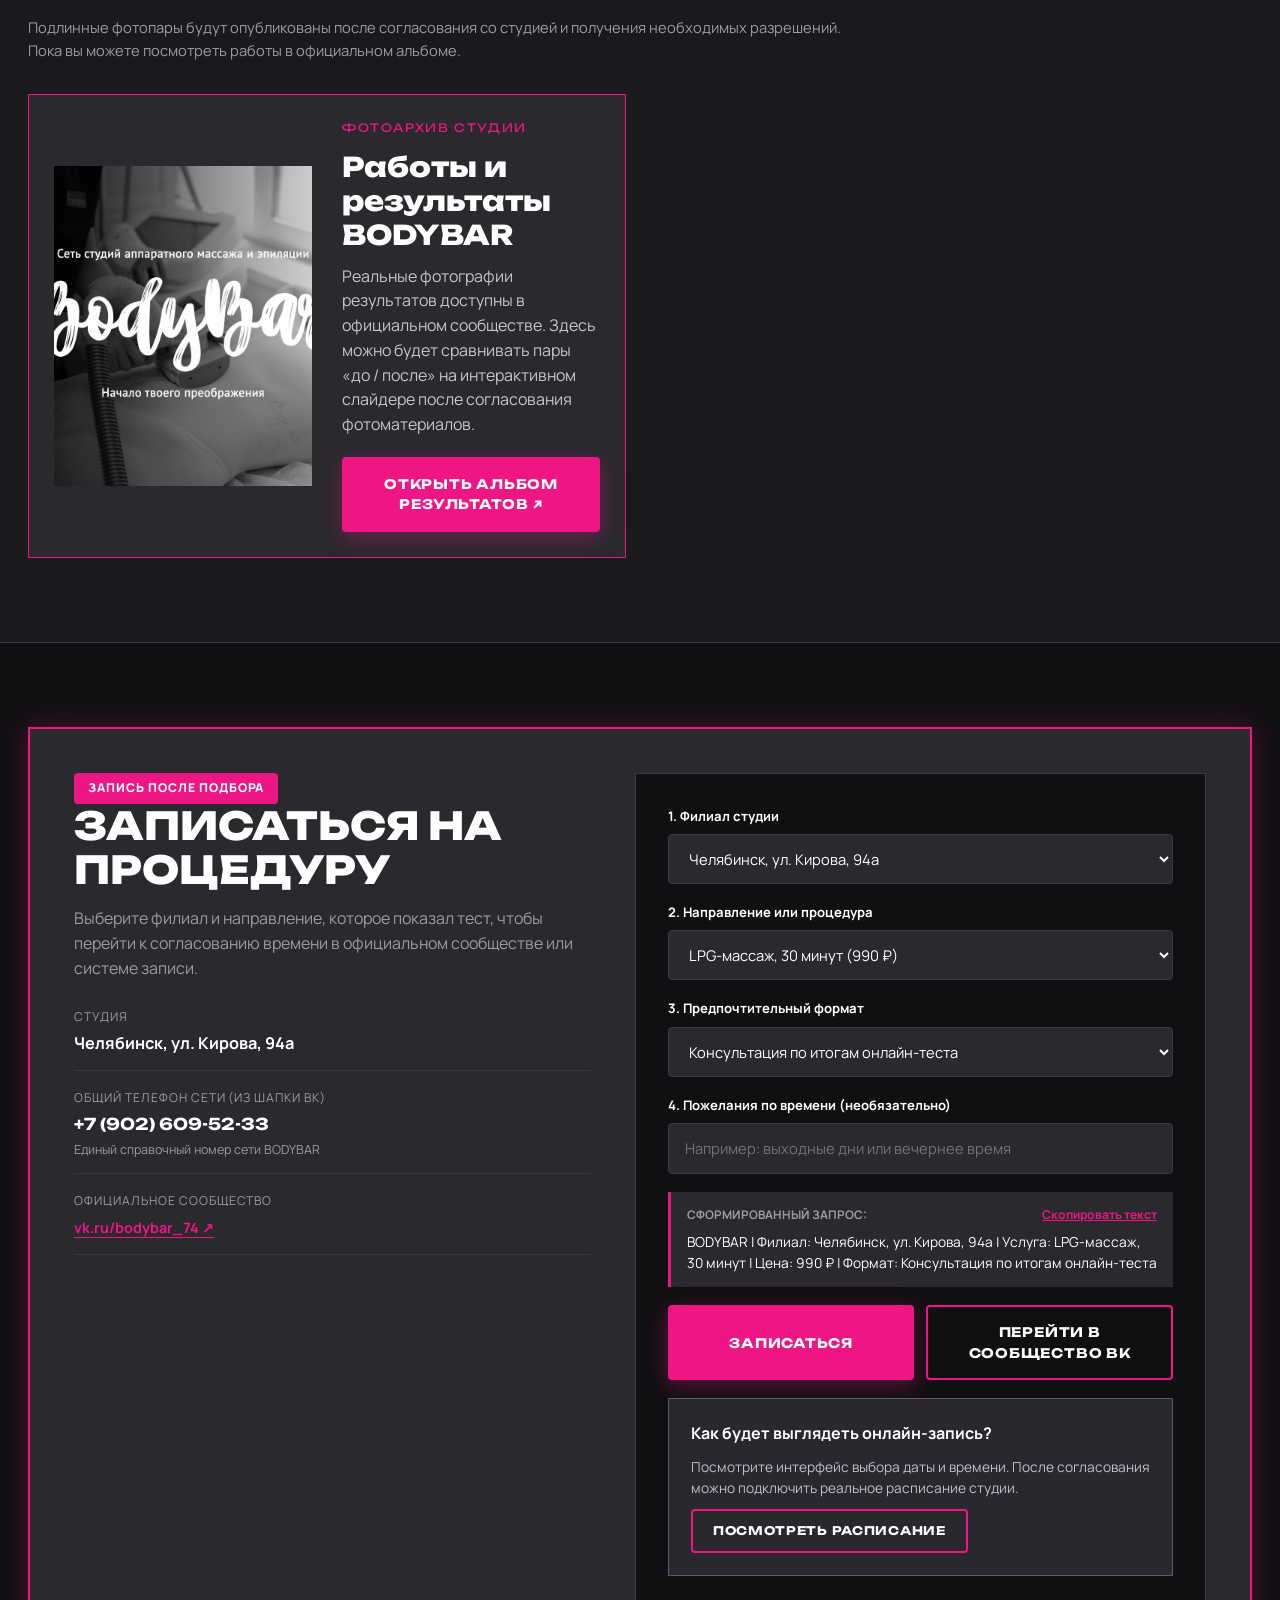
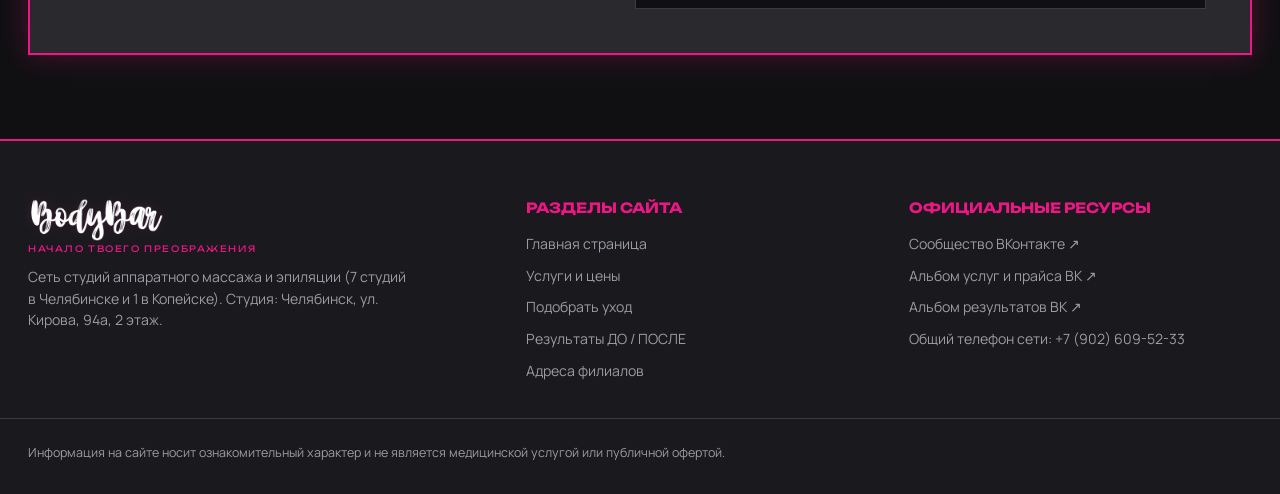
<file: results.html>
<!DOCTYPE html>
<html lang="ru">
<head>
  <meta charset="UTF-8">
  <meta name="viewport" content="width=device-width, initial-scale=1.0">
  <meta name="robots" content="noindex, nofollow">
  <title>Подобрать процедуру и Результаты ДО / ПОСЛЕ — BODYBAR Челябинск</title>
  <meta name="description" content="Интерактивные тесты по выбору процедур (LPG, массаж сферами, аппаратная эпиляция) и галерея сравнения результатов ДО / ПОСЛЕ сети студий BODYBAR в Челябинске.">
  <meta name="theme-color" content="#101012">
  <link rel="preconnect" href="https://fonts.googleapis.com">
  <link rel="preconnect" href="https://fonts.gstatic.com" crossorigin>
  <link href="https://fonts.googleapis.com/css2?family=Caveat:wght@600;700&family=Manrope:wght@400;500;600;700;800&family=Unbounded:wght@600;700;800&display=swap" rel="stylesheet">
  <link rel="stylesheet" href="style.css">
</head>
<body data-page="results">
  <a class="skip-link" href="#main-content">Перейти к основному содержанию</a>

  <!-- ШАПКА САЙТА -->
  <header class="site-header" id="top">
    <div class="container header-inner">
      <a href="index.html" class="brand" aria-label="BODYBAR — на главную">
        <img class="real-brand-logo" src="assets/bodybar-logo.png" alt="BodyBar">
        <span class="brand-tag">BODY TRANSFORMATION</span>
      </a>

      <nav class="main-nav" aria-label="Основная навигация">
        <ul class="nav-list">
          <li><a href="index.html" class="nav-link">BODYBAR</a></li>
          <li><a href="services.html" class="nav-link">Услуги и цены</a></li>
          <li><a href="results.html" class="nav-link is-active" aria-current="page">Подобрать уход</a></li>
          <li><a href="index.html#branches" class="nav-link">Адреса</a></li>
        </ul>
      </nav>

      <div class="header-actions">
        <button type="button" class="branch-switcher-btn" data-open-branch-modal aria-label="Выбрать филиал сети">
          <span class="branch-dot" aria-hidden="true"></span>
          <span class="current-branch-label" data-current-branch-short>Кирова, 94а</span>
        </button>
        <a href="#booking" class="btn btn-primary btn-sm">Записаться</a>
        <button
          type="button"
          class="menu-toggle"
          id="menuToggle"
          aria-expanded="false"
          aria-controls="mobileMenu"
          aria-label="Открыть меню"
        >
          <span class="menu-toggle-bar"></span>
          <span class="menu-toggle-bar"></span>
          <span class="menu-toggle-bar"></span>
        </button>
      </div>
    </div>

    <div class="mobile-menu" id="mobileMenu" aria-hidden="true">
      <div class="container mobile-menu-inner">
        <div class="mobile-menu-top">
          <span class="mobile-eyebrow">СЕТЬ СТУДИЙ АППАРАТНОГО МАССАЖА И ЭПИЛЯЦИИ</span>
          <button type="button" class="branch-switcher-btn branch-switcher-mobile" data-open-branch-modal>
            <span class="branch-dot" aria-hidden="true"></span>
            <span>Филиал: <strong data-current-branch-name>Челябинск, ул. Кирова, 94а, 2 этаж</strong></span>
          </button>
        </div>

        <nav aria-label="Мобильная навигация">
          <ul class="mobile-nav-list">
            <li><a href="index.html" class="mobile-nav-link">BODYBAR</a></li>
            <li><a href="services.html" class="mobile-nav-link">Услуги и цены</a></li>
            <li><a href="results.html" class="mobile-nav-link is-active">Подобрать уход</a></li>
            <li><a href="index.html#branches" class="mobile-nav-link">Адреса филиалов</a></li>
          </ul>
        </nav>

        <div class="mobile-menu-footer">
          <a href="#booking" class="btn btn-primary btn-full">Записаться в студию</a>
          <a href="https://vk.ru/bodybar_74" target="_blank" rel="noopener noreferrer" class="btn btn-outline btn-full">
            Сообщество ВКонтакте
          </a>
        </div>
      </div>
    </div>
  </header>

  <main id="main-content">
    <!-- ЗАГОЛОВОК СТРАНИЦЫ -->
    <section class="page-hero">
      <div class="container">
        <div class="page-hero-top">
          <span class="badge-fuchsia">Подбор ухода и результаты</span>
          <span class="badge-dark" data-current-branch-badge>Филиал: ул. Кирова, 94а, 2 этаж</span>
        </div>
        <h1 class="page-title">ВЫБОР ПРОЦЕДУРЫ И <span class="text-fuchsia">РЕЗУЛЬТАТЫ</span></h1>
        <div class="fuchsia-accent-line" aria-hidden="true"></div>
        <p class="page-lead">
          Ответьте на несколько вопросов в интерактивных тестах, чтобы сориентироваться в направлениях студии, и ознакомьтесь с модулем сравнения фотографий ДО / ПОСЛЕ.
        </p>
      </div>
    </section>

    <!-- ИНТЕРАКТИВНЫЕ ТЕСТЫ (3 ТЕСТА) -->
    <section class="section" id="quizzes" aria-labelledby="quizzes-title">
      <div class="container">
        <div class="section-head">
          <div>
            <span class="section-kicker">Интерактивный подбор</span>
            <h2 id="quizzes-title" class="section-title">4 интерактивных теста</h2>
          </div>
          <p class="section-desc">
            Тесты помогают познакомиться с возможностями студии и не заменяют очную консультацию специалиста. Мы не запрашиваем медицинские данные.
          </p>
        </div>

        <!-- ПЕРЕКЛЮЧАТЕЛЬ ТЕСТОВ -->
        <div class="quiz-selector-tabs" role="tablist" aria-label="Выберите тему теста">
          <button
            type="button"
            class="quiz-tab-btn is-active"
            role="tab"
            aria-selected="true"
            data-quiz-id="direction"
          >
            <span class="quiz-tab-num">Тест №1</span>
            <span class="quiz-tab-name">Какое направление BODYBAR вам интересно?</span>
          </button>

          <button
            type="button"
            class="quiz-tab-btn"
            role="tab"
            aria-selected="false"
            data-quiz-id="lpg"
          >
            <span class="quiz-tab-num">Тест №2</span>
            <span class="quiz-tab-name">Стоит ли рассмотреть LPG?</span>
          </button>

          <button
            type="button"
            class="quiz-tab-btn"
            role="tab"
            aria-selected="false"
            data-quiz-id="laser"
          >
            <span class="quiz-tab-num">Тест №3</span>
            <span class="quiz-tab-name">Аппаратная эпиляция: с чего начать?</span>
          </button>
          <button type="button" class="quiz-tab-btn" role="tab" aria-selected="false" data-quiz-id="rhythm">
            <span class="quiz-tab-num">Тест №4</span>
            <span class="quiz-tab-name">Твой ритм дня и комфортный формат ухода</span>
          </button>
        </div>

        <!-- КОНТЕЙНЕР АКТИВНОГО ТЕСТА -->
        <div class="quiz-stage fuchsia-frame" id="quizStage" aria-live="polite">
          <div class="quiz-progress-header">
            <div class="quiz-meta-info">
              <span class="badge-fuchsia" id="quizBadgeLabel">Тест №1</span>
              <h3 class="quiz-current-title" id="quizMainTitle">Какое направление BODYBAR вам интересно?</h3>
            </div>
            <div class="quiz-step-counter" id="quizStepCounter">Вопрос 1 из 3</div>
          </div>

          <div class="quiz-progress-track" aria-hidden="true">
            <div class="quiz-progress-bar" id="quizProgressBar" style="width: 25%;"></div>
          </div>

          <!-- ЭКРАН ВОПРОСА -->
          <div class="quiz-body" id="quizQuestionView">
            <h4 class="quiz-question-text" id="quizQuestionText"></h4>
            <div class="quiz-options-grid" id="quizOptionsList" role="radiogroup" aria-label="Варианты ответа"></div>

            <div class="quiz-controls">
              <button type="button" class="btn btn-outline btn-sm" id="quizPrevBtn" disabled>
                ← Назад
              </button>
              <button type="button" class="link-muted" id="quizRestartBtn">
                Начать заново ↺
              </button>
            </div>
          </div>

          <!-- ЭКРАН РЕЗУЛЬТАТА -->
          <div class="quiz-result-view" id="quizResultView" hidden>
            <span class="badge-fuchsia">Результат подбора для ознакомления</span>
            <h4 class="quiz-result-heading" id="quizResultTitle"></h4>
            <p class="quiz-result-text" id="quizResultDesc"></p>

            <div class="quiz-result-note-box">
              <strong>Важно:</strong> данный результат сформирован на основе ваших предпочтений по уходу и не является медицинским заключением. Точный план процедур согласуется со специалистом в студии.
            </div>

            <div class="quiz-result-actions">
              <a href="services.html" class="btn btn-primary" id="quizResultServiceLink">
                Перейти к подходящей услуге →
              </a>
              <a href="#booking" class="btn btn-outline" id="quizResultBookBtn">
                Записаться на консультацию
              </a>
              <button type="button" class="btn btn-ghost" id="quizResultRestartBtn">
                Пройти тест ещё раз ↺
              </button>
            </div>
          </div>
        </div>
      </div>
    </section>

    <!-- ГАЛЕРЕЯ ДО / ПОСЛЕ (COMPARISON SLIDER) -->
    <section class="section section-surface" id="before-after" aria-labelledby="ba-title">
      <div class="container">
        <div class="section-head">
          <div>
            <span class="section-kicker">Визуальное сравнение</span>
            <h2 id="ba-title" class="section-title">Галерея ДО / ПОСЛЕ</h2>
          </div>
          <a href="https://vk.ru/album-211231479_284383808" target="_blank" rel="noopener noreferrer" class="btn btn-outline">
            Официальный альбом результатов ВК ↗
          </a>
        </div>

        <p class="ba-policy-note">
          Подлинные фотопары будут опубликованы после согласования со студией и получения необходимых разрешений. Пока вы можете посмотреть работы в официальном альбоме.
        </p>

        <!-- Сетка карточек со слайдером сравнения (если в RESULTS добавлены подтвержденные фото) -->
        <div class="ba-sliders-grid" id="beforeAfterContainer"></div>
      </div>
    </section>

    <!-- ЗАПИСЬ И КОНТАКТЫ -->
    <section class="section booking-section" id="booking" aria-labelledby="booking-title-results">
      <div class="container">
        <div class="booking-layout fuchsia-frame">
          <div class="booking-info-col">
            <span class="badge-fuchsia">Запись после подбора</span>
            <h2 id="booking-title-results" class="section-title">Записаться на процедуру</h2>
            <p class="booking-desc">
              Выберите филиал и направление, которое показал тест, чтобы перейти к согласованию времени в официальном сообществе или системе записи.
            </p>

            <dl class="booking-contacts-list">
              <div class="b-contact-item">
                <dt>Студия</dt>
                <dd data-current-branch-name>Челябинск, ул. Кирова, 94а, 2 этаж</dd>
              </div>
              <div class="b-contact-item">
                <dt>Общий телефон сети (из шапки ВК)</dt>
                <dd>
                  <a href="tel:+79026095233" class="phone-link">+7 (902) 609-52-33</a>
                  <span class="contact-subnote">Единый справочный номер сети BODYBAR</span>
                </dd>
              </div>
              <div class="b-contact-item">
                <dt>Официальное сообщество</dt>
                <dd>
                  <a href="https://vk.ru/bodybar_74" target="_blank" rel="noopener noreferrer" class="link-fuchsia">
                    vk.ru/bodybar_74 ↗
                  </a>
                </dd>
              </div>
            </dl>
          </div>

          <form class="booking-form" id="bookingForm" novalidate>
            <div class="form-field">
              <label for="bookingBranchSelect" class="form-label">1. Филиал студии</label>
              <select id="bookingBranchSelect" name="branchId" class="form-select"></select>
            </div>

            <div class="form-field">
              <label for="bookingServiceSelect" class="form-label">2. Направление или процедура</label>
              <select id="bookingServiceSelect" name="serviceName" class="form-select"></select>
            </div>

            <div class="form-field">
              <label for="bookingFormatSelect" class="form-label">3. Предпочтительный формат</label>
              <select id="bookingFormatSelect" name="visitFormat" class="form-select">
                <option value="Консультация по итогам онлайн-теста">Консультация по итогам онлайн-теста</option>
                <option value="Разовый сеанс">Разовый сеанс</option>
                <option value="Подбор абонемента">Подбор абонемента</option>
              </select>
            </div>

            <div class="form-field">
              <label for="bookingNote" class="form-label">4. Пожелания по времени (необязательно)</label>
              <input
                type="text"
                id="bookingNote"
                name="note"
                class="form-input"
                placeholder="Например: выходные дни или вечернее время"
              >
            </div>

            <div class="booking-preview-box" aria-live="polite">
              <div class="preview-box-top">
                <span class="preview-box-label">Сформированный запрос:</span>
                <button type="button" class="copy-request-btn" id="copyRequestBtn">Скопировать текст</button>
              </div>
              <p class="preview-box-text" id="bookingSummaryText"></p>
            </div>

            <div class="booking-form-actions">
              <button type="submit" class="btn btn-primary btn-full" id="bookingSubmitBtn">
                Записаться
              </button>
              <a
                href="https://vk.ru/bodybar_74"
                target="_blank"
                rel="noopener noreferrer"
                class="btn btn-outline btn-full"
              >
                Перейти в сообщество ВК
              </a>
            </div>

            <div class="booking-honest-notice" id="bookingActionFeedback" role="status" aria-live="polite" hidden></div>
            <div class="booking-preview-cta"><strong>Как будет выглядеть онлайн-запись?</strong><p>Посмотрите интерфейс выбора даты и времени. После согласования можно подключить реальное расписание студии.</p><button type="button" class="btn btn-outline btn-sm" id="showBookingPreview">Посмотреть расписание</button></div>
          </form>
        </div>
      </div>
    </section>
  </main>

  <footer class="site-footer">
    <div class="container footer-grid">
      <div class="footer-col">
        <a href="index.html" class="brand">
          <img class="real-brand-logo" src="assets/bodybar-logo.png" alt="BodyBar">
          <span class="brand-tag">НАЧАЛО ТВОЕГО ПРЕОБРАЖЕНИЯ</span>
        </a>
        <p class="footer-text">
          Сеть студий аппаратного массажа и эпиляции (7 студий в Челябинске и 1 в Копейске). Студия: Челябинск, ул. Кирова, 94а, 2 этаж.
        </p>
      </div>
      <div class="footer-col">
        <h3 class="footer-heading">Разделы сайта</h3>
        <ul class="footer-links">
          <li><a href="index.html">Главная страница</a></li>
          <li><a href="services.html">Услуги и цены</a></li>
          <li><a href="results.html#quizzes">Подобрать уход</a></li>
          <li><a href="results.html#before-after">Результаты ДО / ПОСЛЕ</a></li>
          <li><a href="index.html#branches">Адреса филиалов</a></li>
        </ul>
      </div>
      <div class="footer-col">
        <h3 class="footer-heading">Официальные ресурсы</h3>
        <ul class="footer-links">
          <li><a href="https://vk.ru/bodybar_74" target="_blank" rel="noopener noreferrer">Сообщество ВКонтакте ↗</a></li>
          <li><a href="https://vk.ru/album-211231479_283881978" target="_blank" rel="noopener noreferrer">Альбом услуг и прайса ВК ↗</a></li>
          <li><a href="https://vk.ru/album-211231479_284383808" target="_blank" rel="noopener noreferrer">Альбом результатов ВК ↗</a></li>
          <li><a href="tel:+79026095233">Общий телефон сети: +7 (902) 609-52-33</a></li>
        </ul>
      </div>
    </div>
    <div class="container footer-bottom">
      <p>Информация на сайте носит ознакомительный характер и не является медицинской услугой или публичной офертой.</p>
    </div>
  </footer>

  <!-- МОДАЛЬНОЕ ОКНО ВЫБОРА ФИЛИАЛА -->
  <div class="modal-overlay" id="branchModal" role="dialog" aria-modal="true" aria-labelledby="branchModalTitle" aria-hidden="true">
    <div class="modal-backdrop" data-close-branch-modal></div>
    <div class="modal-card fuchsia-frame">
      <div class="modal-header">
        <div>
          <span class="section-kicker">Сеть студий BODYBAR</span>
          <h2 id="branchModalTitle" class="modal-title">Выберите филиал</h2>
        </div>
        <button type="button" class="modal-close-btn" data-close-branch-modal aria-label="Закрыть окно">✕</button>
      </div>
      <p class="modal-subtitle">
        На странице показан подтверждённый адрес филиала Кирова, 94а. Адреса других филиалов можно уточнить в сообществе BODYBAR.
      </p>
      <div class="modal-branch-list" id="modalBranchList"></div>
    </div>
  </div>

  <div class="mobile-bottom-bar" aria-label="Быстрая панель записи">
    <div class="mobile-bottom-info">
      <span class="mobile-bottom-brand">BodyBar</span>
      <span class="mobile-bottom-branch" data-current-branch-short>Кирова, 94а</span>
    </div>
    <div class="mobile-bottom-btns">
      <a href="services.html" class="btn btn-outline btn-xs">Цены</a>
      <a href="#booking" class="btn btn-primary btn-xs">Записаться</a>
    </div>
  </div>


  <!-- ПОДРОБНОЕ ОПИСАНИЕ ПРОЦЕДУРЫ -->
  <div class="modal-overlay detail-modal" id="serviceDetailModal" role="dialog" aria-modal="true" aria-hidden="true" aria-labelledby="serviceDetailTitle">
    <div class="modal-backdrop" data-close-service-modal></div>
    <div class="modal-card detail-modal-card"><button type="button" class="modal-close-btn" data-close-service-modal aria-label="Закрыть описание услуги">✕</button><div id="serviceDetailBody"></div></div>
  </div>
  <!-- ПРЕДПРОСМОТР ВОЗМОЖНОЙ ИНТЕГРАЦИИ ЗАПИСИ -->
  <div class="modal-overlay" id="bookingPreviewModal" role="dialog" aria-modal="true" aria-hidden="true" aria-labelledby="bookingPreviewTitle">
    <div class="modal-backdrop" data-close-booking-preview></div>
    <div class="modal-card booking-preview-modal fuchsia-frame"><button type="button" class="modal-close-btn" data-close-booking-preview aria-label="Закрыть окно">✕</button>
      <span class="section-kicker">Возможность интеграции</span><h2 id="bookingPreviewTitle" class="modal-title">Запись на удобное время</h2>
      <p class="preview-help">Так может выглядеть подключённое расписание. Даты и время здесь условные, свободные места не проверяются и запись не создаётся.</p>
      <h3>Выберите дату</h3><div class="preview-chip-list" id="bookingPreviewDays"></div><h3>Выберите время</h3><div class="preview-chip-list" id="bookingPreviewTimes"></div>
      <p class="preview-confirmation" id="bookingPreviewSelection">Выберите дату и время для просмотра интерфейса.</p>
      <a href="https://vk.ru/bodybar_74" class="btn btn-primary" target="_blank" rel="noopener noreferrer">Уточнить настоящую запись в BODYBAR ↗</a>
    </div>
  </div>

  <script src="script.js"></script>
</body>
</html>
</file>
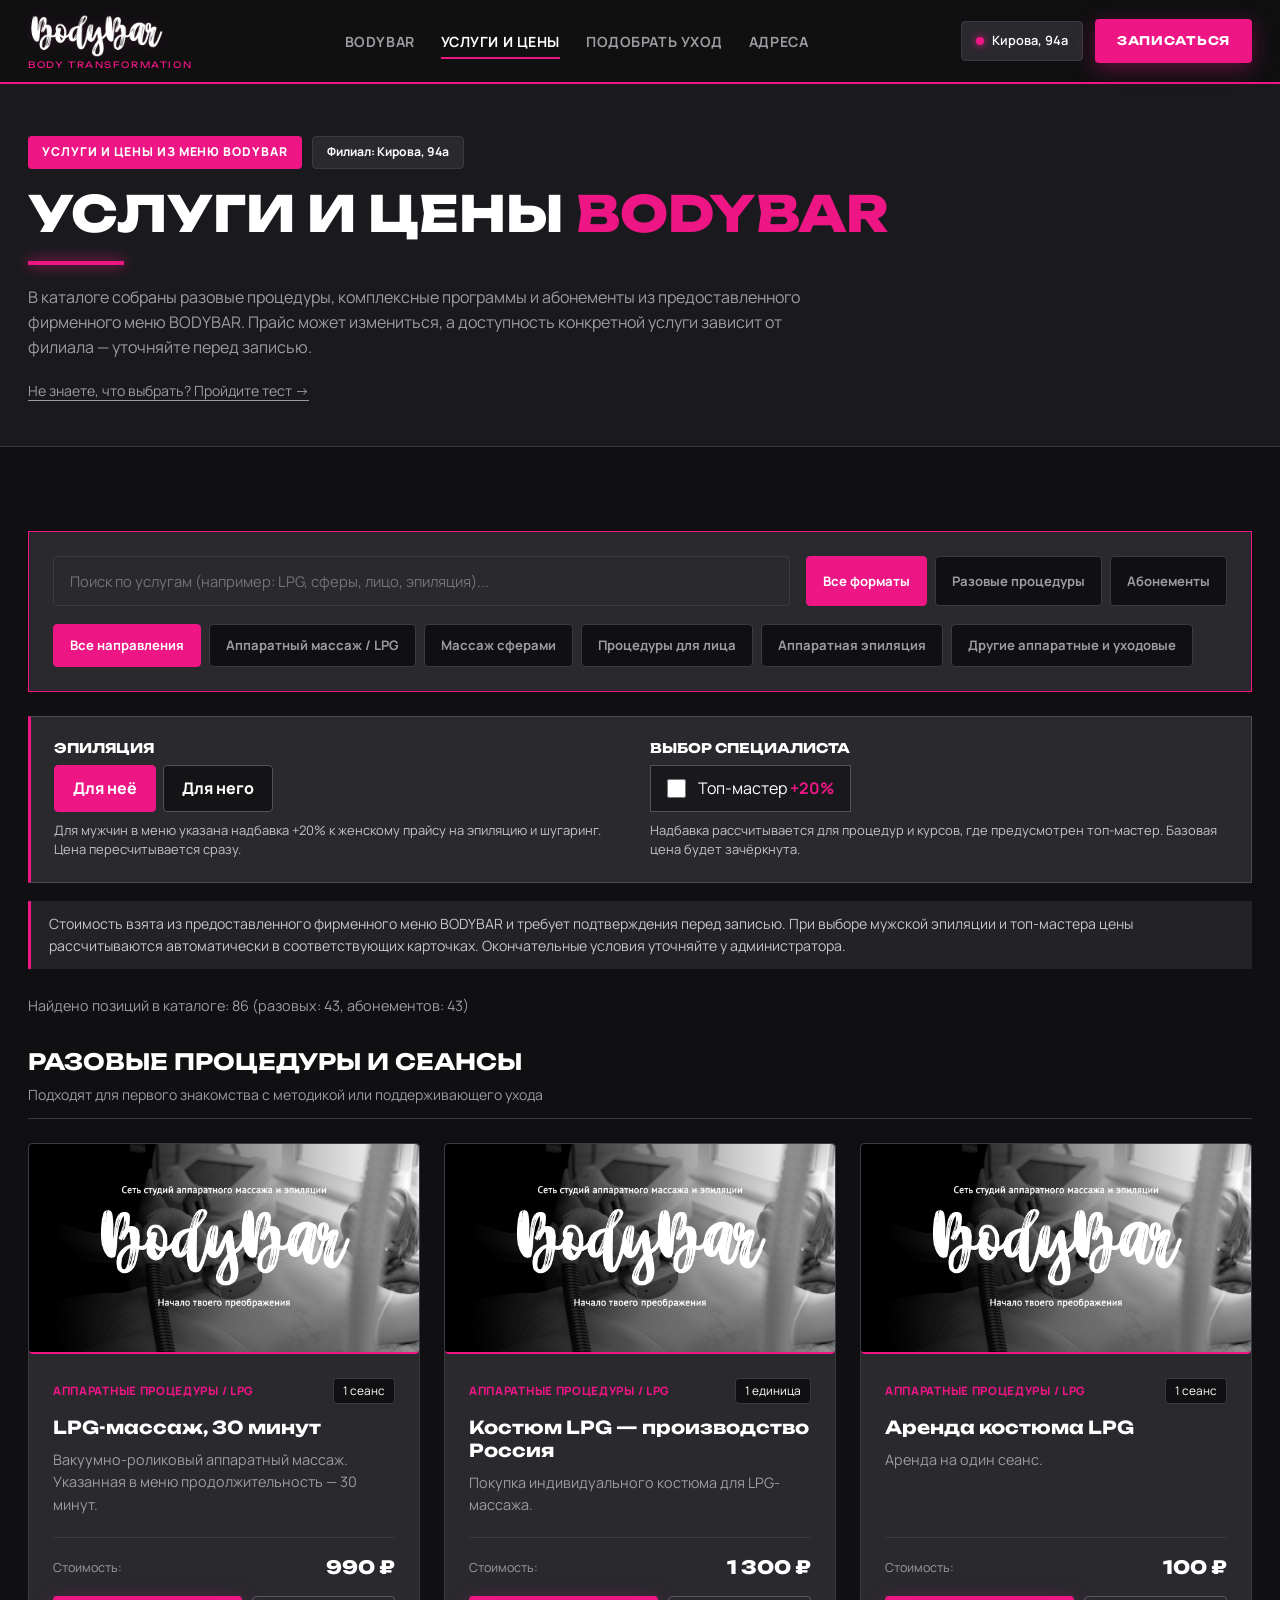
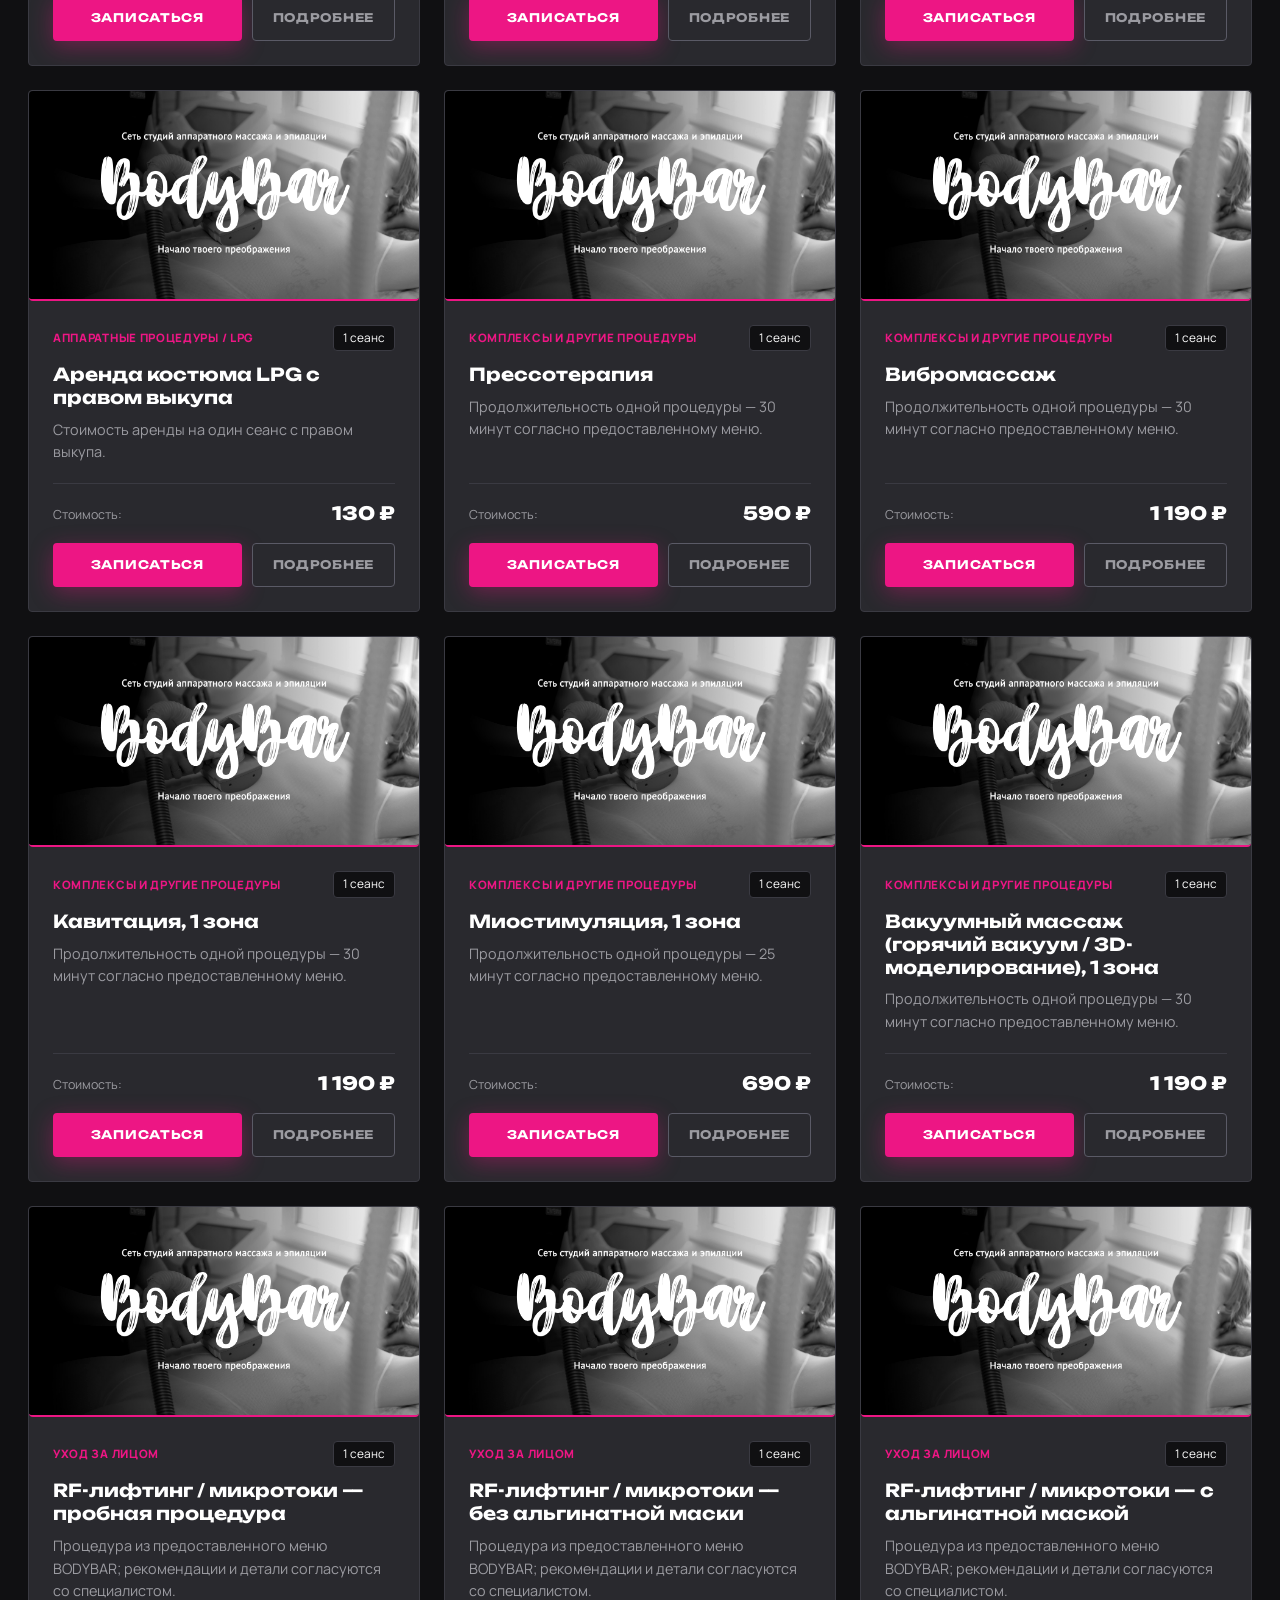
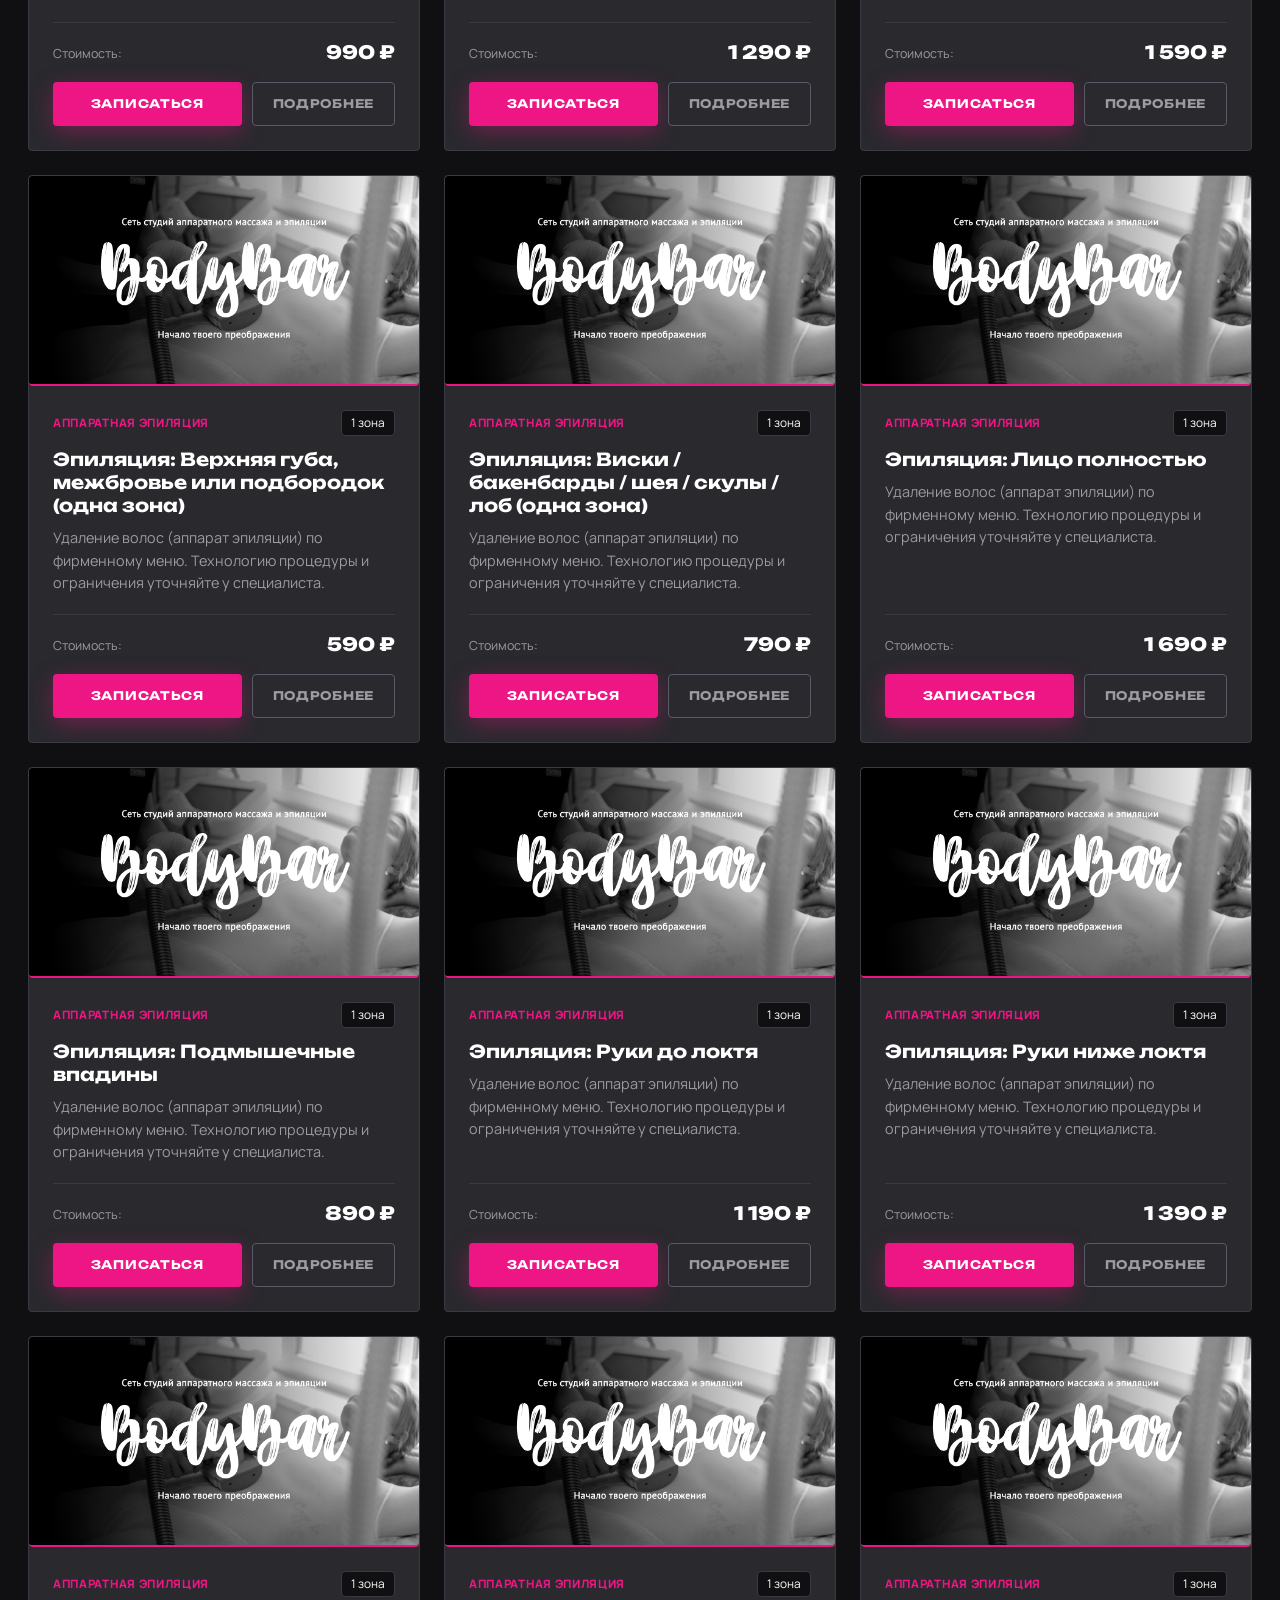
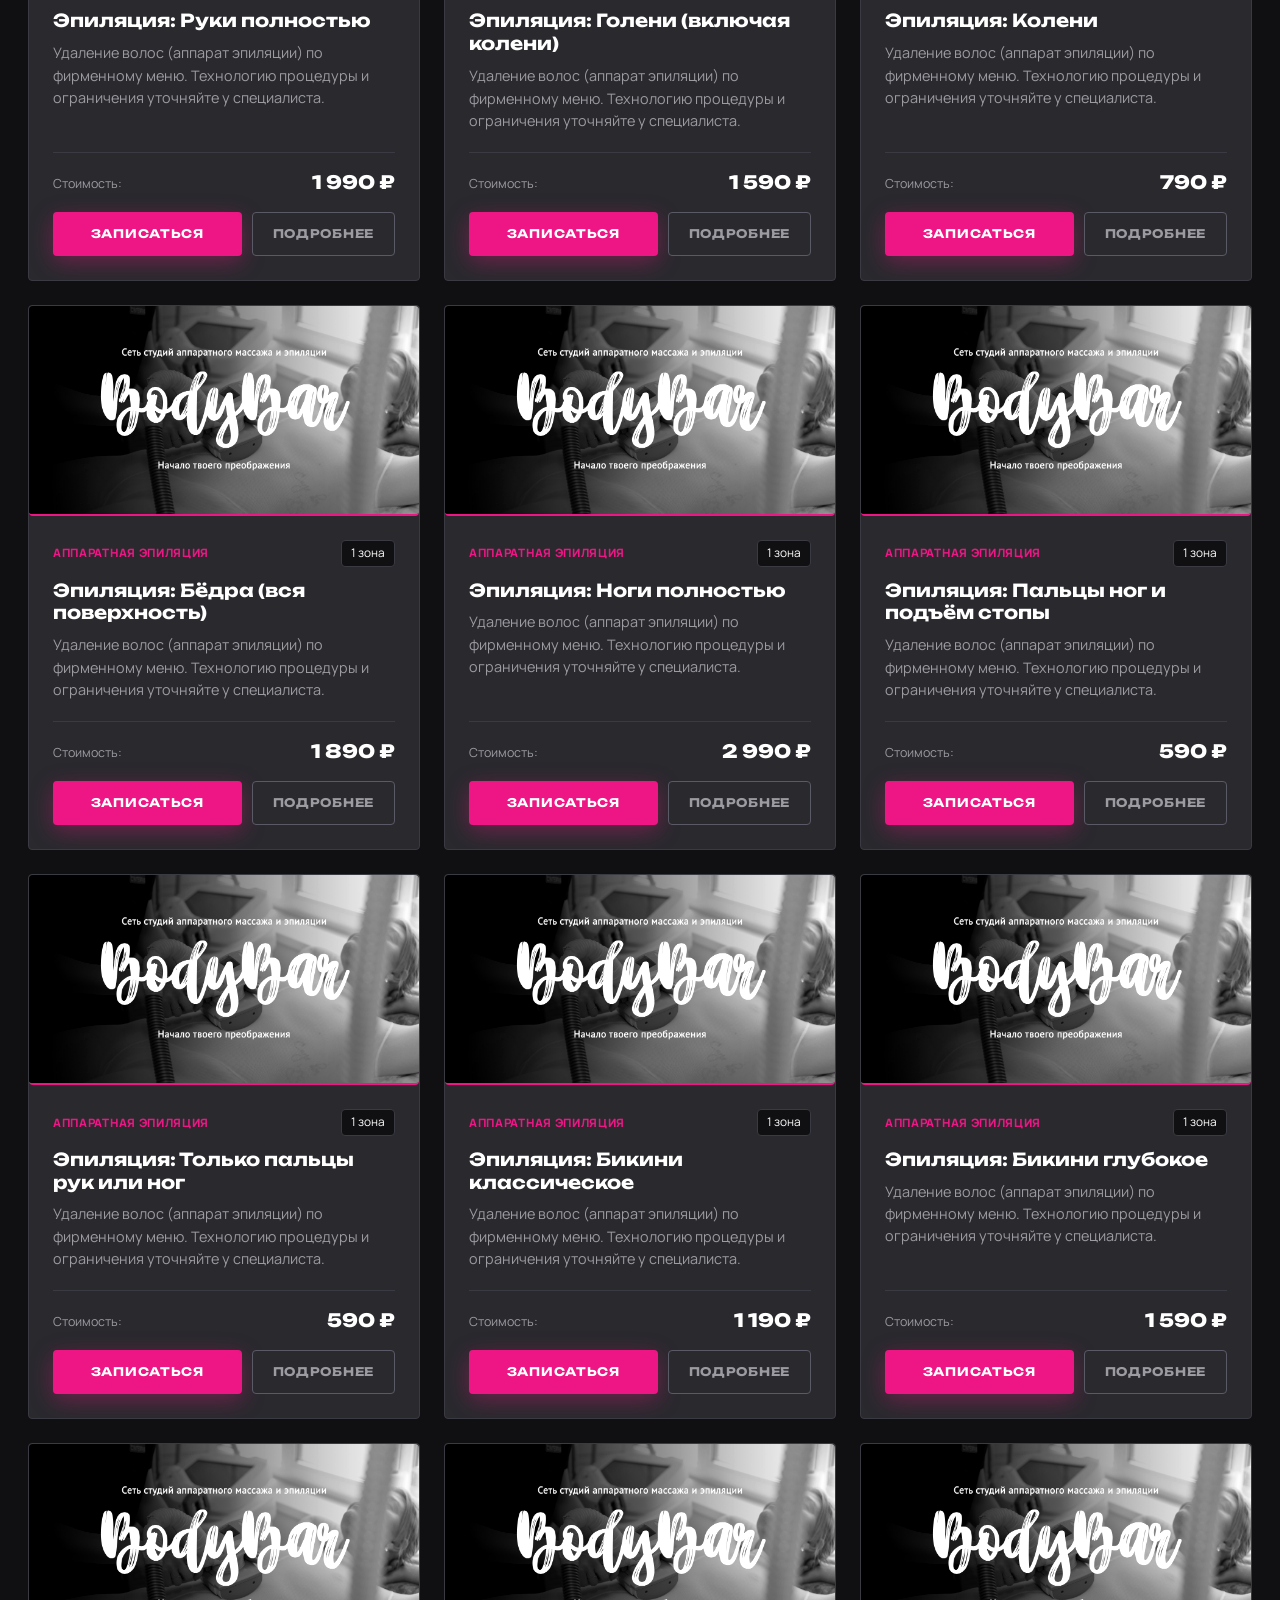
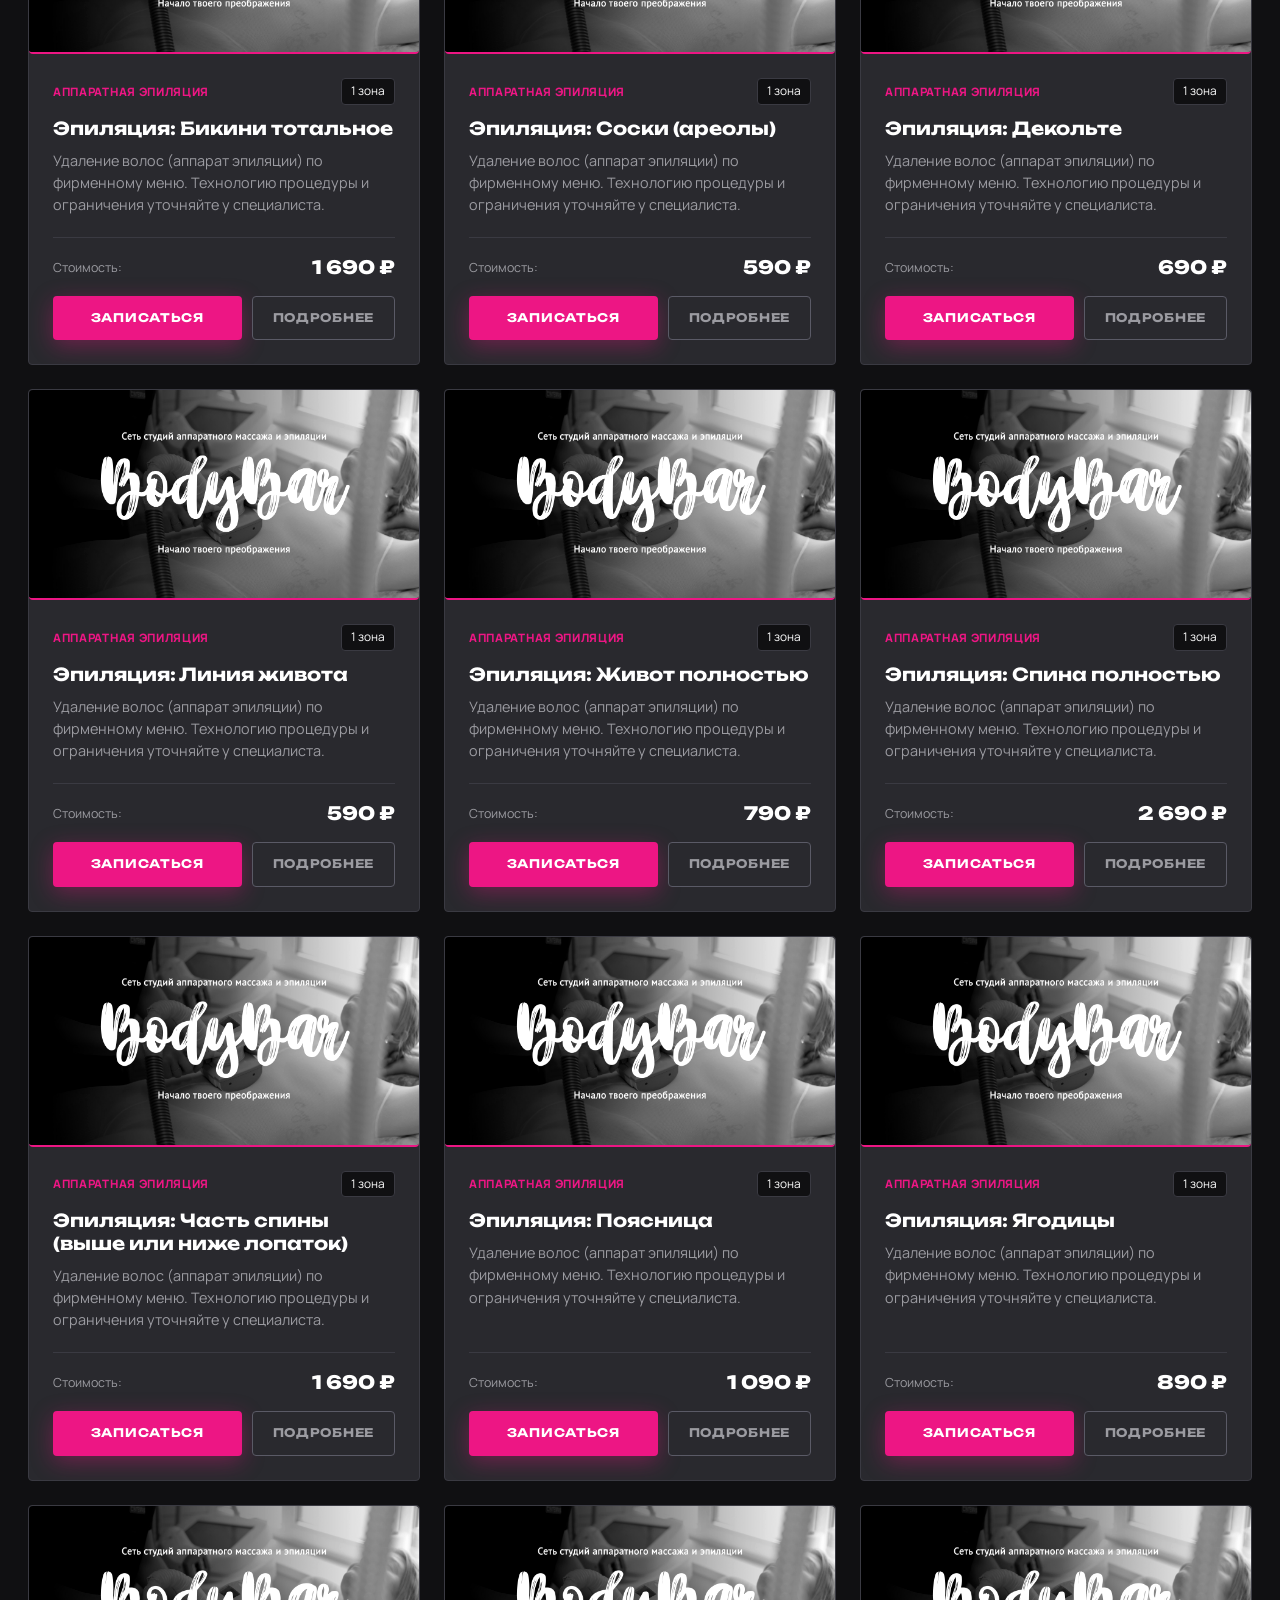
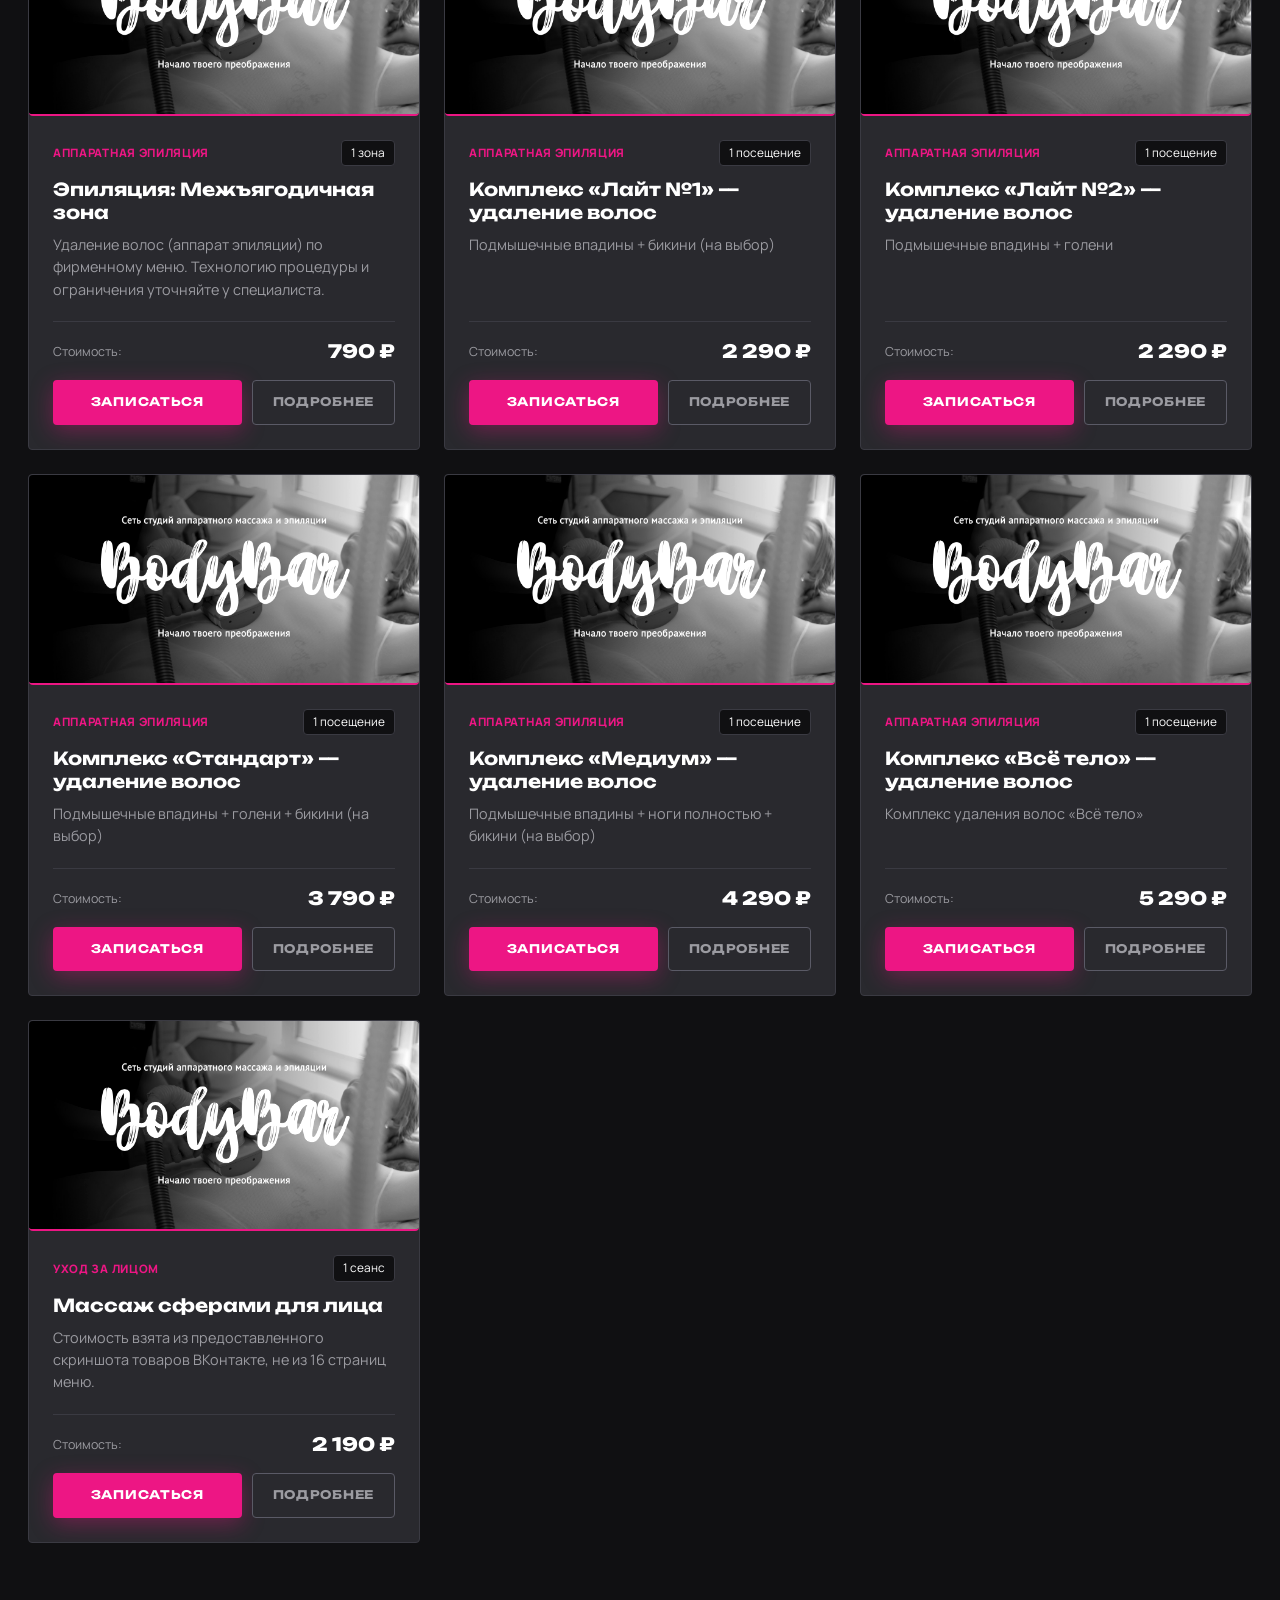
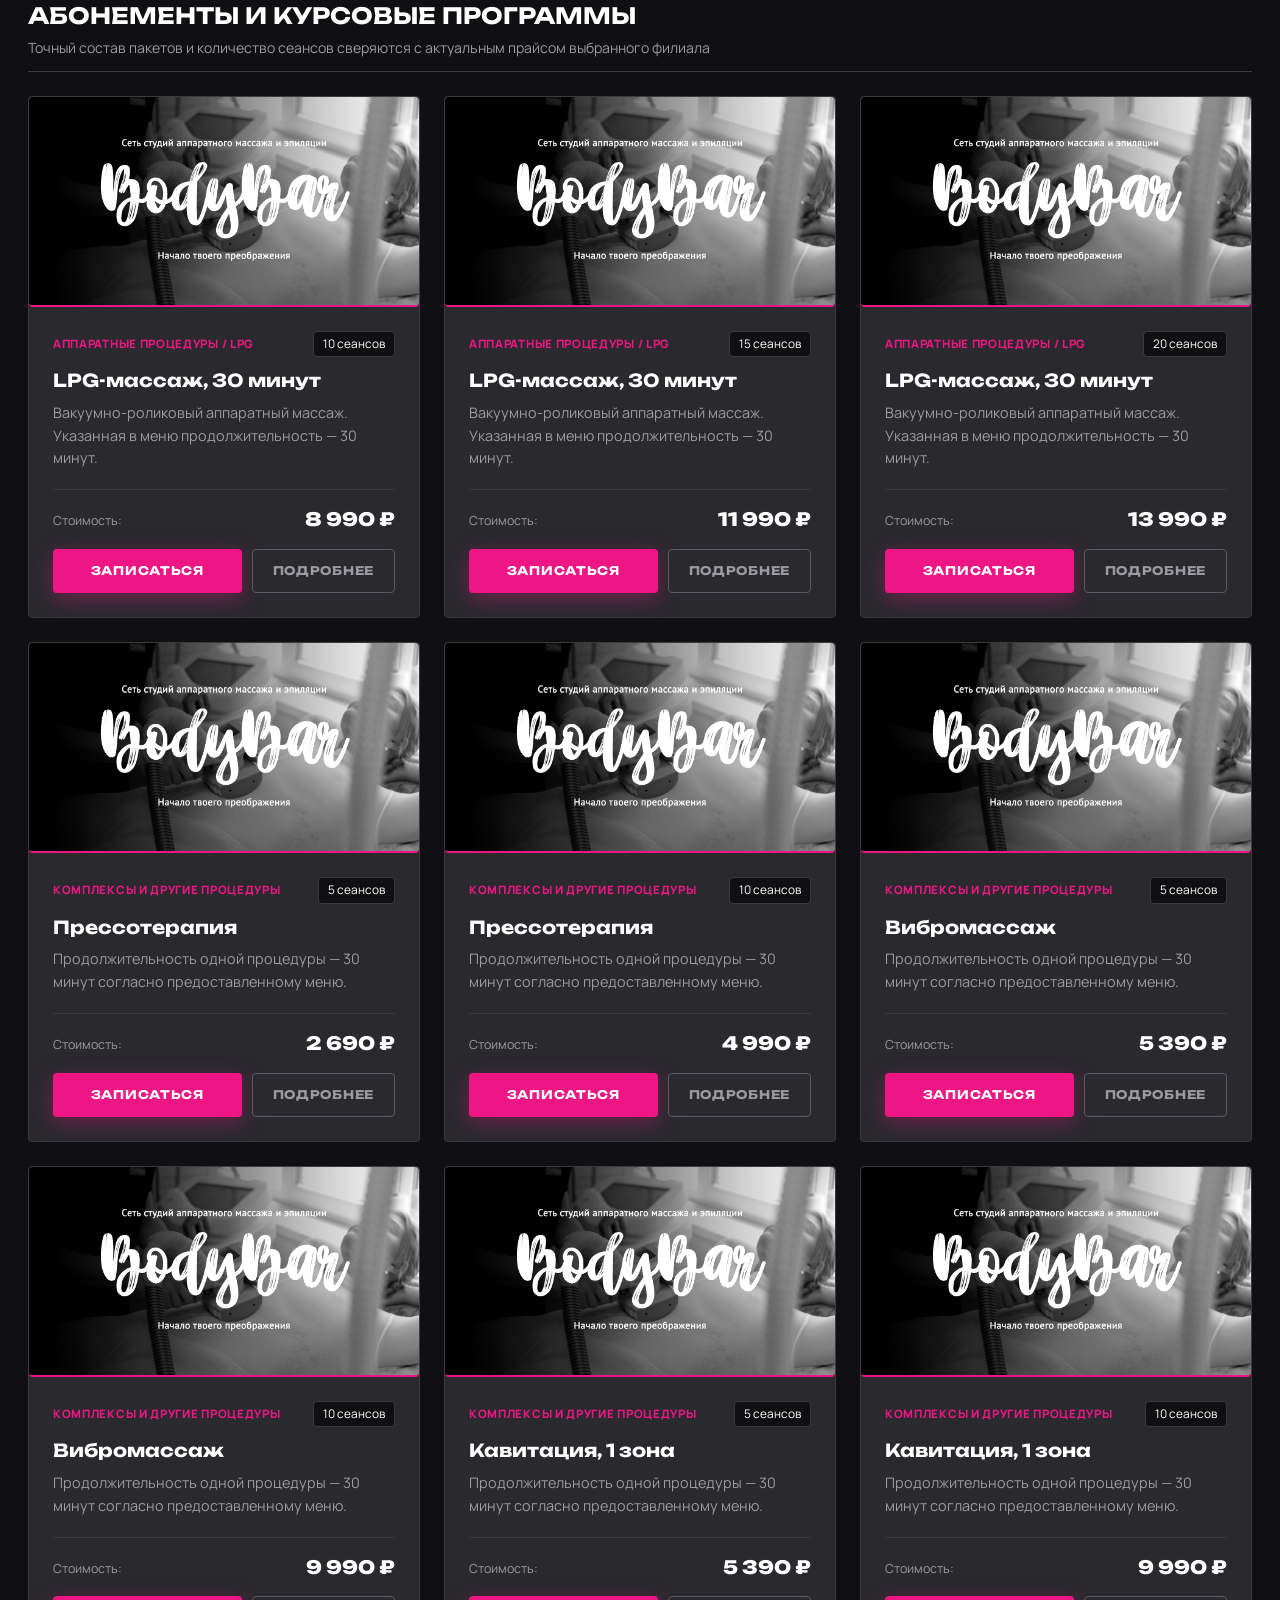
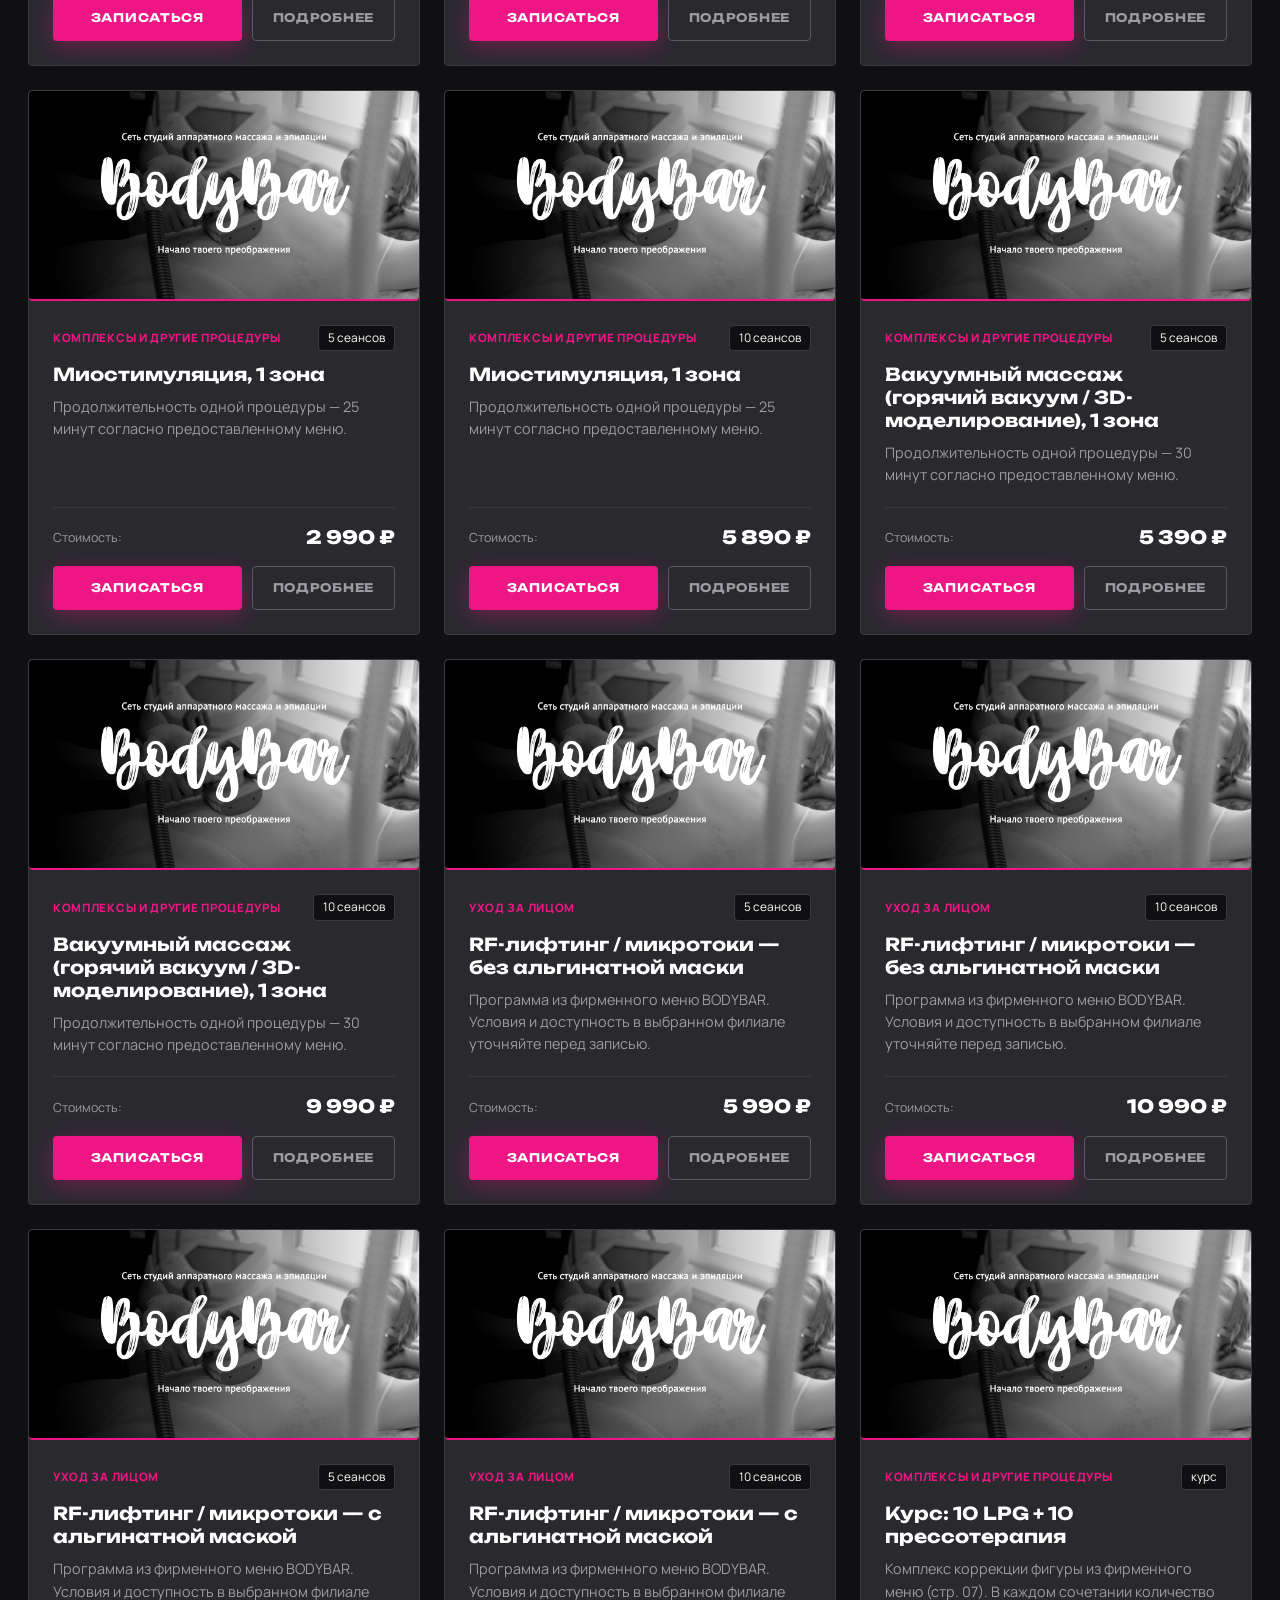
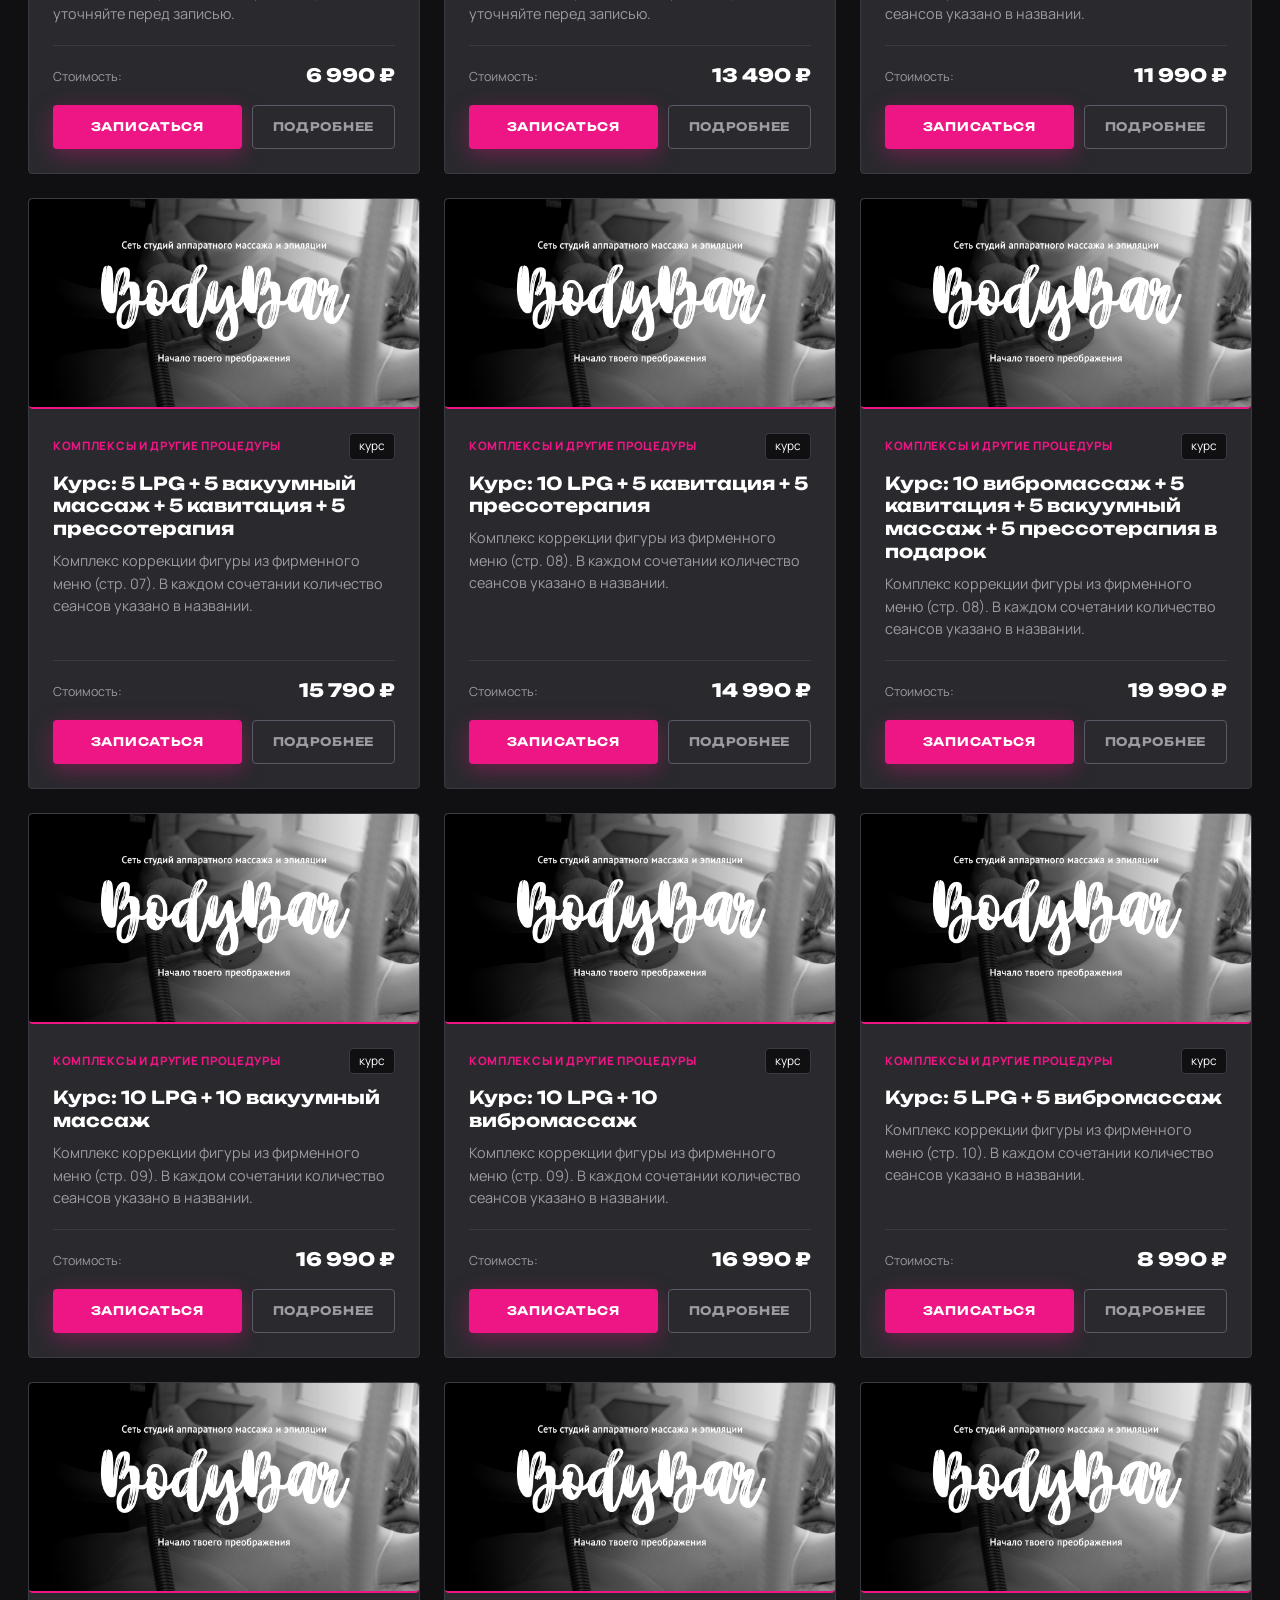
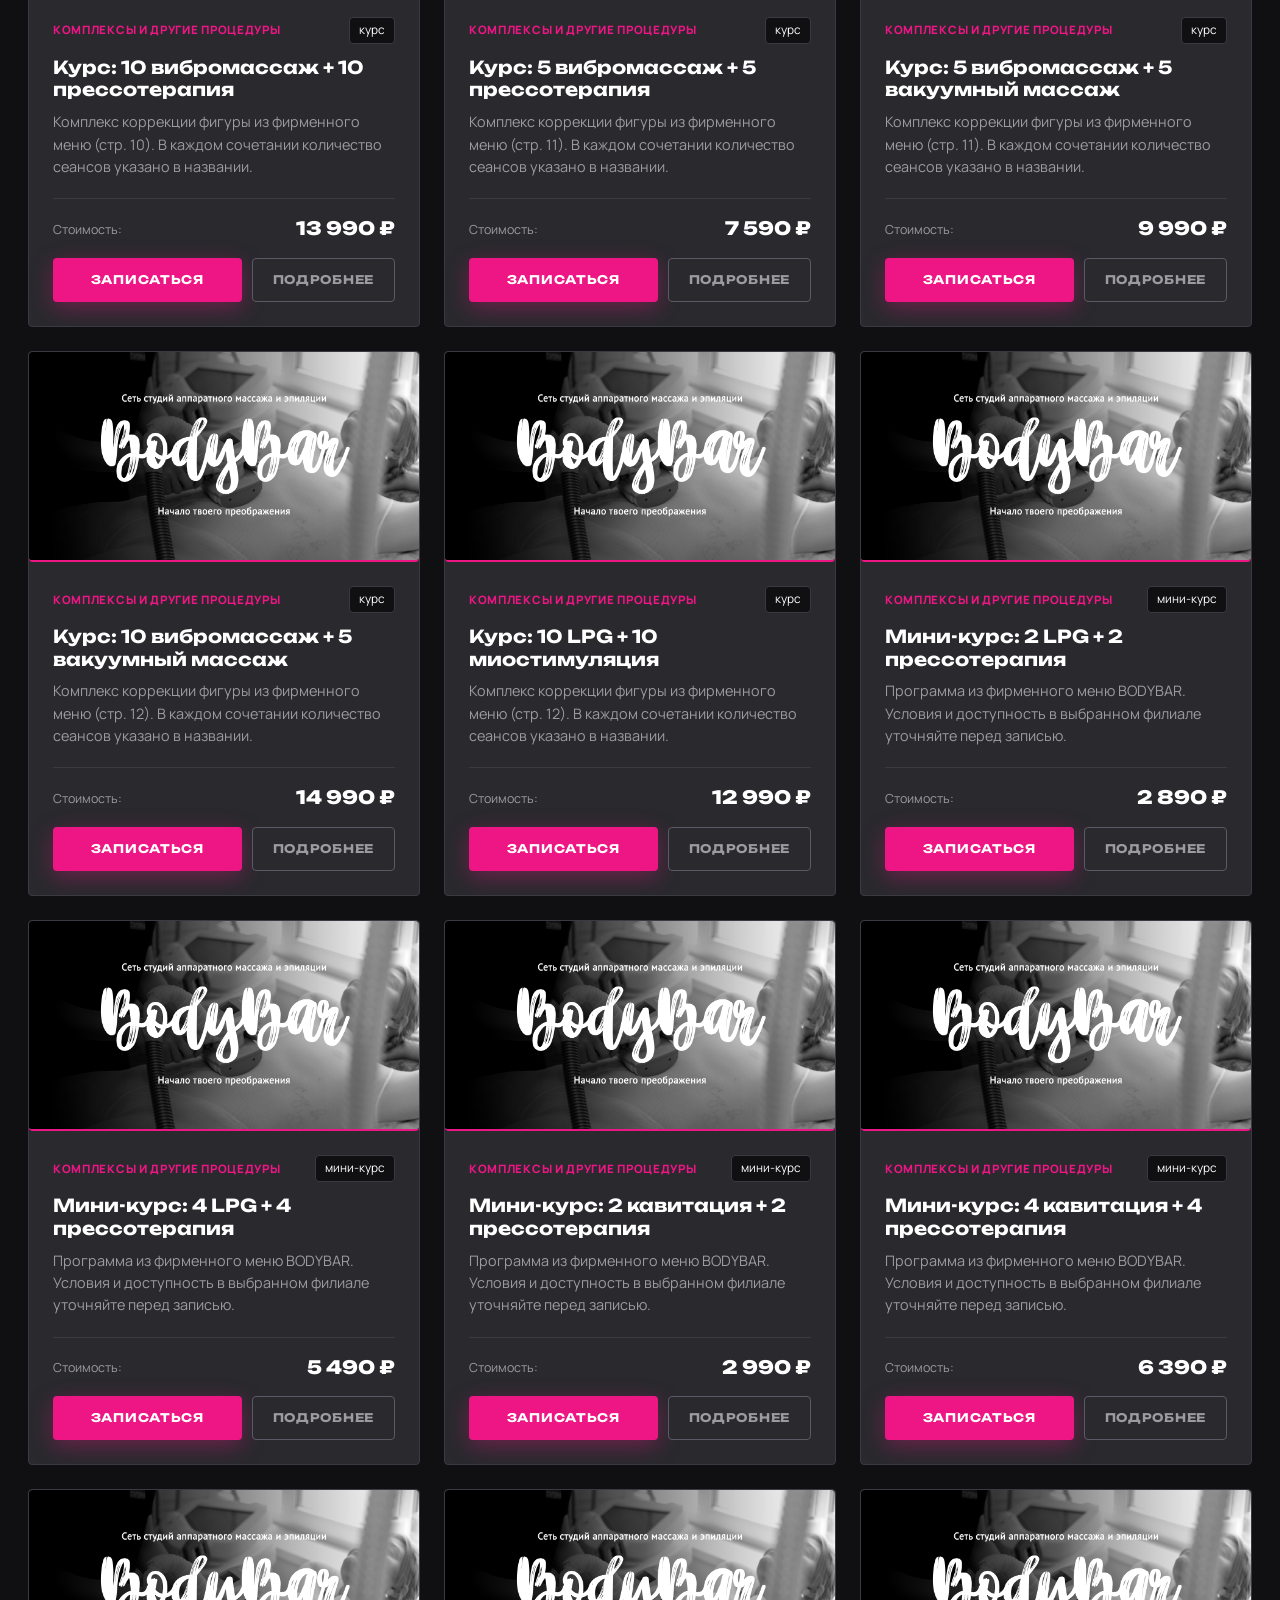
<file: services.html>
<!DOCTYPE html>
<html lang="ru">
<head>
  <meta charset="UTF-8">
  <meta name="viewport" content="width=device-width, initial-scale=1.0">
  <meta name="robots" content="noindex, nofollow">
  <title>Услуги и цены BODYBAR — LPG, массаж сферами, аппаратная эпиляция | Челябинск</title>
  <meta name="description" content="Каталог услуг и цен студии BODYBAR в Челябинске (ул. Кирова, 94а, 2 этаж). Аппаратный массаж LPG, массаж сферами для лица (2 190 ₽) и тела, аппаратная эпиляция, абонементы.">
  <meta name="theme-color" content="#101012">
  <link rel="preconnect" href="https://fonts.googleapis.com">
  <link rel="preconnect" href="https://fonts.gstatic.com" crossorigin>
  <link href="https://fonts.googleapis.com/css2?family=Caveat:wght@600;700&family=Manrope:wght@400;500;600;700;800&family=Unbounded:wght@600;700;800&display=swap" rel="stylesheet">
  <link rel="stylesheet" href="style.css">
</head>
<body data-page="services">
  <a class="skip-link" href="#main-content">Перейти к основному содержанию</a>

  <!-- ШАПКА САЙТА -->
  <header class="site-header" id="top">
    <div class="container header-inner">
      <a href="index.html" class="brand" aria-label="BODYBAR — на главную">
        <img class="real-brand-logo" src="assets/bodybar-logo.png" alt="BodyBar">
        <span class="brand-tag">BODY TRANSFORMATION</span>
      </a>

      <nav class="main-nav" aria-label="Основная навигация">
        <ul class="nav-list">
          <li><a href="index.html" class="nav-link">BODYBAR</a></li>
          <li><a href="services.html" class="nav-link is-active" aria-current="page">Услуги и цены</a></li>
          <li><a href="results.html" class="nav-link">Подобрать уход</a></li>
          <li><a href="index.html#branches" class="nav-link">Адреса</a></li>
        </ul>
      </nav>

      <div class="header-actions">
        <button type="button" class="branch-switcher-btn" data-open-branch-modal aria-label="Выбрать филиал сети">
          <span class="branch-dot" aria-hidden="true"></span>
          <span class="current-branch-label" data-current-branch-short>Кирова, 94а</span>
        </button>
        <a href="#booking" class="btn btn-primary btn-sm">Записаться</a>
        <button
          type="button"
          class="menu-toggle"
          id="menuToggle"
          aria-expanded="false"
          aria-controls="mobileMenu"
          aria-label="Открыть меню"
        >
          <span class="menu-toggle-bar"></span>
          <span class="menu-toggle-bar"></span>
          <span class="menu-toggle-bar"></span>
        </button>
      </div>
    </div>

    <div class="mobile-menu" id="mobileMenu" aria-hidden="true">
      <div class="container mobile-menu-inner">
        <div class="mobile-menu-top">
          <span class="mobile-eyebrow">СЕТЬ СТУДИЙ АППАРАТНОГО МАССАЖА И ЭПИЛЯЦИИ</span>
          <button type="button" class="branch-switcher-btn branch-switcher-mobile" data-open-branch-modal>
            <span class="branch-dot" aria-hidden="true"></span>
            <span>Филиал: <strong data-current-branch-name>Челябинск, ул. Кирова, 94а, 2 этаж</strong></span>
          </button>
        </div>

        <nav aria-label="Мобильная навигация">
          <ul class="mobile-nav-list">
            <li><a href="index.html" class="mobile-nav-link">BODYBAR</a></li>
            <li><a href="services.html" class="mobile-nav-link is-active">Услуги и цены</a></li>
            <li><a href="results.html" class="mobile-nav-link">Подобрать уход</a></li>
            <li><a href="index.html#branches" class="mobile-nav-link">Адреса филиалов</a></li>
          </ul>
        </nav>

        <div class="mobile-menu-footer">
          <a href="#booking" class="btn btn-primary btn-full">Записаться в студию</a>
          <a href="https://vk.ru/bodybar_74" target="_blank" rel="noopener noreferrer" class="btn btn-outline btn-full">
            Сообщество ВКонтакте
          </a>
        </div>
      </div>
    </div>
  </header>

  <main id="main-content">
    <!-- ЗАГОЛОВОК КАТАЛОГА -->
    <section class="page-hero">
      <div class="container">
        <div class="page-hero-top">
          <span class="badge-fuchsia">Услуги и цены из меню BODYBAR</span>
          <span class="badge-dark" data-current-branch-badge>Филиал: ул. Кирова, 94а, 2 этаж</span>
        </div>
        <h1 class="page-title">УСЛУГИ И ЦЕНЫ <span class="text-fuchsia">BODYBAR</span></h1>
        <div class="fuchsia-accent-line" aria-hidden="true"></div>
        <p class="page-lead">
          В каталоге собраны разовые процедуры, комплексные программы и абонементы из предоставленного фирменного меню BODYBAR. Прайс может измениться, а доступность конкретной услуги зависит от филиала — уточняйте перед записью.
        </p>
        <div class="page-hero-links">
          <a href="results.html#quizzes" class="link-muted">Не знаете, что выбрать? Пройдите тест →</a>
        </div>
      </div>
    </section>

    <!-- ПАНЕЛЬ ФИЛЬТРОВ И ПОИСКА -->
    <section class="section catalog-section" aria-label="Каталог услуг">
      <div class="container">
        <div class="catalog-controls fuchsia-frame-thin">
          <div class="catalog-search-row">
            <div class="search-field-wrap">
              <label for="serviceSearchInput" class="sr-only">Поиск по услугам</label>
              <input
                type="search"
                id="serviceSearchInput"
                class="form-input search-input"
                placeholder="Поиск по услугам (например: LPG, сферы, лицо, эпиляция)..."
              >
            </div>

            <div class="format-filter-group" role="group" aria-label="Формат посещения">
              <button type="button" class="format-pill is-active" data-format-filter="all">Все форматы</button>
              <button type="button" class="format-pill" data-format-filter="single">Разовые процедуры</button>
              <button type="button" class="format-pill" data-format-filter="membership">Абонементы</button>
            </div>
          </div>

          <div class="category-pills" id="categoryFilterBar" role="tablist" aria-label="Категории услуг">
            <button type="button" class="cat-pill is-active" data-category-filter="all">Все направления</button>
            <button type="button" class="cat-pill" data-category-filter="lpg">Аппаратный массаж / LPG</button>
            <button type="button" class="cat-pill" data-category-filter="spheres">Массаж сферами</button>
            <button type="button" class="cat-pill" data-category-filter="face">Процедуры для лица</button>
            <button type="button" class="cat-pill" data-category-filter="laser">Аппаратная эпиляция</button>
            <button type="button" class="cat-pill" data-category-filter="other">Другие аппаратные и уходовые</button>
          </div>
        </div>

        <div class="price-control-panel" id="priceControlPanel">
          <div class="price-control-group"><span class="price-control-label">Эпиляция</span><div class="audience-buttons" role="group" aria-label="Прайс для неё или для него"><button type="button" class="audience-btn is-active" data-audience="female" aria-pressed="true">Для неё</button><button type="button" class="audience-btn" data-audience="male" aria-pressed="false">Для него</button></div><small>Для мужчин в меню указана надбавка +20% к женскому прайсу на эпиляцию и шугаринг. Цена пересчитывается сразу.</small></div>
          <div class="price-control-group"><span class="price-control-label">Выбор специалиста</span><label class="top-master-switch"><input type="checkbox" id="topMasterToggle"><span>Топ-мастер <b>+20%</b></span></label><small>Надбавка рассчитывается для процедур и курсов, где предусмотрен топ-мастер. Базовая цена будет зачёркнута.</small></div>
        </div>
        <p class="catalog-pricing-caveat">Стоимость взята из предоставленного фирменного меню BODYBAR и требует подтверждения перед записью. При выборе мужской эпиляции и топ-мастера цены рассчитываются автоматически в соответствующих карточках. Окончательные условия уточняйте у администратора.</p>
        <div class="catalog-meta-bar">
          <p class="catalog-count" id="catalogCountStatus" aria-live="polite">Загрузка позиций каталога...</p>
          <button type="button" class="reset-filters-btn" id="resetCatalogFilters" hidden>Сбросить фильтры</button>
        </div>

        <!-- РАЗОВЫЕ ПРОЦЕДУРЫ -->
        <div class="catalog-group-block" id="singleServicesBlock">
          <div class="catalog-group-header">
            <h2 class="catalog-group-title">Разовые процедуры и сеансы</h2>
            <p class="catalog-group-sub">Подходят для первого знакомства с методикой или поддерживающего ухода</p>
          </div>
          <div class="services-catalog-grid" id="singleServicesGrid"></div>
        </div>

        <!-- АБОНЕМЕНТЫ И КУРСЫ -->
        <div class="catalog-group-block" id="membershipServicesBlock">
          <div class="catalog-group-header">
            <h2 class="catalog-group-title">Абонементы и курсовые программы</h2>
            <p class="catalog-group-sub">Точный состав пакетов и количество сеансов сверяются с актуальным прайсом выбранного филиала</p>
          </div>
          <div class="services-catalog-grid" id="membershipServicesGrid"></div>
        </div>

        <div class="catalog-empty-state" id="catalogEmptyState" hidden>
          <h3 class="empty-title">По вашему запросу ничего не найдено</h3>
          <p class="empty-text">Попробуйте изменить категорию или сбросить поисковый запрос.</p>
          <button type="button" class="btn btn-outline" id="emptyResetBtn">Показать все услуги</button>
        </div>
      </div>
    </section>

    <!-- БЛОК ЗАПИСИ НА СТРАНИЦЕ УСЛУГ -->
    <section class="section booking-section" id="booking" aria-labelledby="booking-title-services">
      <div class="container">
        <div class="booking-layout fuchsia-frame">
          <div class="booking-info-col">
            <span class="badge-fuchsia">Запись и уточнение стоимости</span>
            <h2 id="booking-title-services" class="section-title">Записаться или уточнить прайс</h2>
            <p class="booking-desc">
              Выбранная вами в каталоге услуга автоматически подставляется в форму. Перейдите в систему записи или официальное сообщество BODYBAR для согласования визита.
            </p>

            <dl class="booking-contacts-list">
              <div class="b-contact-item">
                <dt>Выбранный филиал</dt>
                <dd data-current-branch-name>Челябинск, ул. Кирова, 94а, 2 этаж</dd>
              </div>
              <div class="b-contact-item">
                <dt>Общий телефон сети (из шапки ВК)</dt>
                <dd>
                  <a href="tel:+79026095233" class="phone-link">+7 (902) 609-52-33</a>
                  <span class="contact-subnote">Прямой номер Кирова, 94а уточняется отдельно</span>
                </dd>
              </div>
              <div class="b-contact-item">
                <dt>Полный фотоальбом прайса ВК</dt>
                <dd>
                  <a href="https://vk.ru/album-211231479_283881978" target="_blank" rel="noopener noreferrer" class="link-fuchsia">
                    Открыть альбом услуг ВК ↗
                  </a>
                </dd>
              </div>
            </dl>
          </div>

          <form class="booking-form" id="bookingForm" novalidate>
            <div class="form-field">
              <label for="bookingBranchSelect" class="form-label">1. Филиал студии</label>
              <select id="bookingBranchSelect" name="branchId" class="form-select"></select>
            </div>

            <div class="form-field">
              <label for="bookingServiceSelect" class="form-label">2. Выбранная услуга</label>
              <select id="bookingServiceSelect" name="serviceName" class="form-select"></select>
            </div>

            <div class="form-field">
              <label for="bookingFormatSelect" class="form-label">3. Формат обращения</label>
              <select id="bookingFormatSelect" name="visitFormat" class="form-select">
                <option value="Запись на разовый сеанс">Запись на разовый сеанс</option>
                <option value="Уточнить стоимость и состав абонемента">Уточнить стоимость и состав абонемента</option>
                <option value="Предварительная консультация">Предварительная консультация</option>
              </select>
            </div>

            <div class="form-field">
              <label for="bookingNote" class="form-label">4. Комментарий (необязательно)</label>
              <input
                type="text"
                id="bookingNote"
                name="note"
                class="form-input"
                placeholder="Желаемое время или вопрос по абонементу"
              >
            </div>

            <div class="booking-preview-box" aria-live="polite">
              <div class="preview-box-top">
                <span class="preview-box-label">Сформированный запрос:</span>
                <button type="button" class="copy-request-btn" id="copyRequestBtn">Скопировать текст</button>
              </div>
              <p class="preview-box-text" id="bookingSummaryText"></p>
            </div>

            <div class="booking-form-actions">
              <button type="submit" class="btn btn-primary btn-full" id="bookingSubmitBtn">
                Перейти к записи
              </button>
              <a
                href="https://vk.ru/bodybar_74"
                target="_blank"
                rel="noopener noreferrer"
                class="btn btn-outline btn-full"
              >
                Написать в сообщество ВК
              </a>
            </div>

            <div class="booking-honest-notice" id="bookingActionFeedback" role="status" aria-live="polite" hidden></div>
            <div class="booking-preview-cta"><strong>Как будет выглядеть онлайн-запись?</strong><p>Посмотрите интерфейс выбора даты и времени. После согласования можно подключить реальное расписание студии.</p><button type="button" class="btn btn-outline btn-sm" id="showBookingPreview">Посмотреть расписание</button></div>
          </form>
        </div>
      </div>
    </section>
  </main>

  <footer class="site-footer">
    <div class="container footer-grid">
      <div class="footer-col">
        <a href="index.html" class="brand">
          <img class="real-brand-logo" src="assets/bodybar-logo.png" alt="BodyBar">
          <span class="brand-tag">НАЧАЛО ТВОЕГО ПРЕОБРАЖЕНИЯ</span>
        </a>
        <p class="footer-text">
          Сеть студий аппаратного массажа и эпиляции (7 студий в Челябинске и 1 в Копейске). Студия: Челябинск, ул. Кирова, 94а, 2 этаж.
        </p>
      </div>
      <div class="footer-col">
        <h3 class="footer-heading">Разделы сайта</h3>
        <ul class="footer-links">
          <li><a href="index.html">Главная страница</a></li>
          <li><a href="services.html">Услуги и цены</a></li>
          <li><a href="results.html#quizzes">Подобрать уход</a></li>
          <li><a href="results.html#before-after">Результаты ДО / ПОСЛЕ</a></li>
          <li><a href="index.html#branches">Адреса филиалов</a></li>
        </ul>
      </div>
      <div class="footer-col">
        <h3 class="footer-heading">Официальные ресурсы</h3>
        <ul class="footer-links">
          <li><a href="https://vk.ru/bodybar_74" target="_blank" rel="noopener noreferrer">Сообщество ВКонтакте ↗</a></li>
          <li><a href="https://vk.ru/album-211231479_283881978" target="_blank" rel="noopener noreferrer">Альбом услуг и прайса ВК ↗</a></li>
          <li><a href="https://vk.ru/album-211231479_284383808" target="_blank" rel="noopener noreferrer">Альбом результатов ВК ↗</a></li>
          <li><a href="tel:+79026095233">Общий телефон сети: +7 (902) 609-52-33</a></li>
        </ul>
      </div>
    </div>
    <div class="container footer-bottom">
      <p>Информация на сайте носит ознакомительный характер и не является медицинской услугой или публичной офертой.</p>
    </div>
  </footer>

  <!-- МОДАЛЬНОЕ ОКНО ВЫБОРА ФИЛИАЛА -->
  <div class="modal-overlay" id="branchModal" role="dialog" aria-modal="true" aria-labelledby="branchModalTitle" aria-hidden="true">
    <div class="modal-backdrop" data-close-branch-modal></div>
    <div class="modal-card fuchsia-frame">
      <div class="modal-header">
        <div>
          <span class="section-kicker">Сеть студий BODYBAR</span>
          <h2 id="branchModalTitle" class="modal-title">Выберите филиал</h2>
        </div>
        <button type="button" class="modal-close-btn" data-close-branch-modal aria-label="Закрыть окно">✕</button>
      </div>
      <p class="modal-subtitle">
        На странице показан подтверждённый адрес филиала Кирова, 94а. Адреса других филиалов можно уточнить в сообществе BODYBAR.
      </p>
      <div class="modal-branch-list" id="modalBranchList"></div>
    </div>
  </div>

  <div class="mobile-bottom-bar" aria-label="Быстрая панель записи">
    <div class="mobile-bottom-info">
      <span class="mobile-bottom-brand">BodyBar</span>
      <span class="mobile-bottom-branch" data-current-branch-short>Кирова, 94а</span>
    </div>
    <div class="mobile-bottom-btns">
      <a href="results.html#quizzes" class="btn btn-outline btn-xs">Тест</a>
      <a href="#booking" class="btn btn-primary btn-xs">Записаться</a>
    </div>
  </div>


  <!-- ПОДРОБНОЕ ОПИСАНИЕ ПРОЦЕДУРЫ -->
  <div class="modal-overlay detail-modal" id="serviceDetailModal" role="dialog" aria-modal="true" aria-hidden="true" aria-labelledby="serviceDetailTitle">
    <div class="modal-backdrop" data-close-service-modal></div>
    <div class="modal-card detail-modal-card"><button type="button" class="modal-close-btn" data-close-service-modal aria-label="Закрыть описание услуги">✕</button><div id="serviceDetailBody"></div></div>
  </div>
  <!-- ПРЕДПРОСМОТР ВОЗМОЖНОЙ ИНТЕГРАЦИИ ЗАПИСИ -->
  <div class="modal-overlay" id="bookingPreviewModal" role="dialog" aria-modal="true" aria-hidden="true" aria-labelledby="bookingPreviewTitle">
    <div class="modal-backdrop" data-close-booking-preview></div>
    <div class="modal-card booking-preview-modal fuchsia-frame"><button type="button" class="modal-close-btn" data-close-booking-preview aria-label="Закрыть окно">✕</button>
      <span class="section-kicker">Возможность интеграции</span><h2 id="bookingPreviewTitle" class="modal-title">Запись на удобное время</h2>
      <p class="preview-help">Так может выглядеть подключённое расписание. Даты и время здесь условные, свободные места не проверяются и запись не создаётся.</p>
      <h3>Выберите дату</h3><div class="preview-chip-list" id="bookingPreviewDays"></div><h3>Выберите время</h3><div class="preview-chip-list" id="bookingPreviewTimes"></div>
      <p class="preview-confirmation" id="bookingPreviewSelection">Выберите дату и время для просмотра интерфейса.</p>
      <a href="https://vk.ru/bodybar_74" class="btn btn-primary" target="_blank" rel="noopener noreferrer">Уточнить настоящую запись в BODYBAR ↗</a>
    </div>
  </div>

  <script src="script.js"></script>
</body>
</html>
</file>
<file: style.css>
:root {
  --bg-main: #101012;
  --bg-surface: #29292E;
  --bg-elevated: #1A1A1E;
  --c-fuchsia: #ED1684;
  --c-fuchsia-hover: #FF2E97;
  --c-fuchsia-dim: rgba(237, 22, 132, 0.16);
  --c-white: #FFFFFF;
  --c-muted: #9B9BA1;
  --c-border: #3A3A42;

  --font-display: 'Unbounded', -apple-system, BlinkMacSystemFont, sans-serif;
  --font-sans: 'Manrope', -apple-system, BlinkMacSystemFont, 'Segoe UI', Roboto, sans-serif;
  --font-script: 'Caveat', cursive;

  --radius-xs: 4px;
  --radius-sm: 8px;
  --radius-md: 12px;

  --shadow-fuchsia: 0 0 28px rgba(237, 22, 132, 0.28);
  --shadow-card: 0 18px 40px rgba(0, 0, 0, 0.45);
  --transition: 0.25s cubic-bezier(0.22, 1, 0.36, 1);
}

*,
*::before,
*::after {
  box-sizing: border-box;
  margin: 0;
  padding: 0;
}

html {
  scroll-behavior: smooth;
  background-color: var(--bg-main);
  color: var(--c-white);
  font-family: var(--font-sans);
  font-size: 16px;
  line-height: 1.55;
  -webkit-font-smoothing: antialiased;
}

body {
  background-color: var(--bg-main);
  color: var(--c-white);
  overflow-x: hidden;
  min-height: 100vh;
  display: flex;
  flex-direction: column;
}

main {
  flex: 1;
}

::selection {
  background-color: var(--c-fuchsia);
  color: var(--c-white);
}

img {
  max-width: 100%;
  height: auto;
  display: block;
}

a {
  color: inherit;
  text-decoration: none;
}

button,
input,
select,
textarea {
  font: inherit;
  color: inherit;
  background: none;
  border: none;
}

button {
  cursor: pointer;
}

ul,
ol {
  list-style: none;
}

:focus-visible {
  outline: 2px solid var(--c-fuchsia);
  outline-offset: 3px;
}

.sr-only {
  position: absolute;
  width: 1px;
  height: 1px;
  padding: 0;
  margin: -1px;
  overflow: hidden;
  clip: rect(0, 0, 0, 0);
  border: 0;
}

.skip-link {
  position: absolute;
  top: -100px;
  left: 16px;
  z-index: 999;
  padding: 10px 18px;
  background-color: var(--c-fuchsia);
  color: var(--c-white);
  font-weight: 700;
  border-radius: var(--radius-xs);
}

.skip-link:focus {
  top: 16px;
}

.container {
  width: 100%;
  max-width: 1360px;
  margin: 0 auto;
  padding: 0 28px;
}

/* ФИРМЕННЫЕ РАМКИ И АКЦЕНТЫ */
.fuchsia-frame {
  border: 2px solid var(--c-fuchsia);
  box-shadow: var(--shadow-fuchsia);
}

.fuchsia-frame-thin {
  border: 1px solid var(--c-fuchsia);
}

.fuchsia-accent-line {
  width: 96px;
  height: 4px;
  background-color: var(--c-fuchsia);
  margin: 20px 0;
  box-shadow: 0 0 14px var(--c-fuchsia);
}

.text-fuchsia {
  color: var(--c-fuchsia);
}

.badge-fuchsia {
  display: inline-flex;
  align-items: center;
  padding: 6px 14px;
  background-color: var(--c-fuchsia);
  color: var(--c-white);
  font-size: 0.76rem;
  font-weight: 800;
  text-transform: uppercase;
  letter-spacing: 0.08em;
  border-radius: var(--radius-xs);
}

.badge-dark {
  display: inline-flex;
  align-items: center;
  padding: 6px 14px;
  background-color: var(--bg-surface);
  border: 1px solid var(--c-border);
  color: var(--c-white);
  font-size: 0.76rem;
  font-weight: 700;
  border-radius: var(--radius-xs);
}

/* КНОПКИ */
.btn {
  display: inline-flex;
  align-items: center;
  justify-content: center;
  gap: 10px;
  padding: 15px 28px;
  font-family: var(--font-display);
  font-size: 0.82rem;
  font-weight: 700;
  text-transform: uppercase;
  letter-spacing: 0.06em;
  border-radius: var(--radius-xs);
  transition: transform var(--transition), background-color var(--transition), border-color var(--transition), box-shadow var(--transition);
  text-align: center;
}

.btn:hover {
  transform: translateY(-2px);
}

.btn:active {
  transform: translateY(0);
}

.btn-primary {
  background-color: var(--c-fuchsia);
  color: var(--c-white);
  border: 2px solid var(--c-fuchsia);
  box-shadow: 0 6px 22px rgba(237, 22, 132, 0.35);
}

.btn-primary:hover {
  background-color: var(--c-fuchsia-hover);
  border-color: var(--c-fuchsia-hover);
  box-shadow: 0 10px 28px rgba(237, 22, 132, 0.55);
}

.btn-outline {
  background-color: transparent;
  color: var(--c-white);
  border: 2px solid var(--c-fuchsia);
}

.btn-outline:hover {
  background-color: var(--c-fuchsia-dim);
}

.btn-ghost {
  background-color: var(--bg-surface);
  color: var(--c-muted);
  border: 1px solid var(--c-border);
}

.btn-ghost:hover {
  color: var(--c-white);
  border-color: var(--c-fuchsia);
}

.btn-sm {
  padding: 11px 20px;
  font-size: 0.74rem;
}

.btn-xs {
  padding: 9px 14px;
  font-size: 0.7rem;
}

.btn-full {
  width: 100%;
}

.link-fuchsia {
  color: var(--c-fuchsia);
  font-weight: 700;
  font-size: 0.9rem;
  text-decoration: underline;
  text-underline-offset: 4px;
  transition: color var(--transition);
}

.link-fuchsia:hover {
  color: var(--c-white);
}

.link-muted {
  color: var(--c-muted);
  font-size: 0.88rem;
  text-decoration: underline;
  text-underline-offset: 4px;
}

.link-muted:hover {
  color: var(--c-white);
}

/* ШАПКА И НАВИГАЦИЯ */
.site-header {
  position: sticky;
  top: 0;
  z-index: 100;
  background-color: rgba(16, 16, 18, 0.94);
  backdrop-filter: blur(12px);
  border-bottom: 2px solid var(--c-fuchsia);
}

.header-inner {
  display: flex;
  align-items: center;
  justify-content: space-between;
  height: 82px;
  gap: 20px;
}

.brand {
  display: flex;
  flex-direction: column;
  line-height: 1;
}

.brand-script {
  font-family: var(--font-script);
  font-size: 2.35rem;
  font-weight: 700;
  color: var(--c-white);
  text-shadow: 0 0 16px rgba(237, 22, 132, 0.65);
}

.brand-tag {
  font-family: var(--font-display);
  font-size: 0.55rem;
  letter-spacing: 0.18em;
  color: var(--c-fuchsia);
  margin-top: 2px;
}

.nav-list {
  display: flex;
  align-items: center;
  gap: 26px;
}

.nav-link {
  font-size: 0.88rem;
  font-weight: 700;
  text-transform: uppercase;
  letter-spacing: 0.04em;
  color: var(--c-muted);
  padding: 6px 0;
  position: relative;
  transition: color var(--transition);
}

.nav-link:hover,
.nav-link.is-active {
  color: var(--c-white);
}

.nav-link.is-active::after {
  content: '';
  position: absolute;
  left: 0;
  right: 0;
  bottom: -2px;
  height: 2px;
  background-color: var(--c-fuchsia);
}

.header-actions {
  display: flex;
  align-items: center;
  gap: 12px;
}

.branch-switcher-btn {
  display: inline-flex;
  align-items: center;
  gap: 8px;
  padding: 9px 14px;
  background-color: var(--bg-surface);
  border: 1px solid var(--c-border);
  border-radius: var(--radius-xs);
  font-size: 0.8rem;
  font-weight: 600;
  color: var(--c-white);
  transition: border-color var(--transition);
}

.branch-switcher-btn:hover {
  border-color: var(--c-fuchsia);
}

.branch-dot {
  width: 8px;
  height: 8px;
  border-radius: 50%;
  background-color: var(--c-fuchsia);
  box-shadow: 0 0 8px var(--c-fuchsia);
}

.menu-toggle {
  display: none;
  width: 44px;
  height: 44px;
  background-color: var(--bg-surface);
  border: 1px solid var(--c-fuchsia);
  border-radius: var(--radius-xs);
  flex-direction: column;
  align-items: center;
  justify-content: center;
  gap: 5px;
}

.menu-toggle-bar {
  width: 20px;
  height: 2px;
  background-color: var(--c-white);
  transition: transform 0.25s ease, opacity 0.25s ease;
}

.menu-toggle[aria-expanded="true"] .menu-toggle-bar:nth-child(1) {
  transform: translateY(7px) rotate(45deg);
}

.menu-toggle[aria-expanded="true"] .menu-toggle-bar:nth-child(2) {
  opacity: 0;
}

.menu-toggle[aria-expanded="true"] .menu-toggle-bar:nth-child(3) {
  transform: translateY(-7px) rotate(-45deg);
}

/* МОБИЛЬНОЕ МЕНЮ */
.mobile-menu {
  position: fixed;
  inset: 82px 0 0 0;
  background-color: var(--bg-main);
  z-index: 98;
  padding: 28px 0 40px;
  transform: translateX(100%);
  visibility: hidden;
  transition: transform var(--transition), visibility var(--transition);
  overflow-y: auto;
}

.mobile-menu.is-open {
  transform: translateX(0);
  visibility: visible;
}

.mobile-menu-inner {
  display: flex;
  flex-direction: column;
  justify-content: space-between;
  min-height: 100%;
  gap: 28px;
}

.mobile-eyebrow {
  display: block;
  font-size: 0.72rem;
  color: var(--c-fuchsia);
  font-weight: 800;
  letter-spacing: 0.1em;
  margin-bottom: 12px;
}

.branch-switcher-mobile {
  width: 100%;
  justify-content: flex-start;
}

.mobile-nav-list {
  display: flex;
  flex-direction: column;
  gap: 12px;
}

.mobile-nav-link {
  display: block;
  font-family: var(--font-display);
  font-size: 1.25rem;
  padding: 12px 0;
  border-bottom: 1px solid var(--c-border);
  color: var(--c-white);
}

.mobile-nav-link.is-active {
  color: var(--c-fuchsia);
}

.mobile-menu-footer {
  display: flex;
  flex-direction: column;
  gap: 12px;
}

/* HERO И СТРАНИЧНЫЕ ШАПКИ */
.hero {
  padding: 56px 0 84px;
  border-bottom: 1px solid var(--c-border);
}

.hero-grid {
  display: grid;
  grid-template-columns: 1.1fr 0.9fr;
  gap: 48px;
  align-items: center;
}

.network-badges {
  display: flex;
  flex-wrap: wrap;
  gap: 10px;
  margin-bottom: 22px;
}

.hero-script-logo {
  display: block;
  font-family: var(--font-script);
  font-size: clamp(3rem, 5vw, 4.4rem);
  color: var(--c-fuchsia);
  line-height: 0.95;
  margin-bottom: 6px;
}

.hero-title {
  font-family: var(--font-display);
  font-size: clamp(2rem, 4.2vw, 3.55rem);
  font-weight: 800;
  line-height: 1.08;
  text-transform: uppercase;
}

.hero-slogan {
  font-family: var(--font-display);
  font-size: clamp(1.15rem, 2vw, 1.55rem);
  font-weight: 700;
  color: var(--c-white);
  margin-bottom: 18px;
}

.hero-lead {
  color: var(--c-muted);
  font-size: 1.02rem;
  max-width: 580px;
  margin-bottom: 30px;
}

.hero-cta-group {
  display: flex;
  flex-wrap: wrap;
  gap: 14px;
  margin-bottom: 32px;
}

.hero-branch-bar {
  display: flex;
  align-items: center;
  justify-content: space-between;
  flex-wrap: wrap;
  gap: 12px;
  padding: 16px 20px;
  background-color: var(--bg-surface);
  border-left: 4px solid var(--c-fuchsia);
  border-radius: var(--radius-xs);
}

.branch-bar-label {
  display: block;
  font-size: 0.75rem;
  color: var(--c-muted);
}

.branch-bar-value {
  font-size: 0.95rem;
}

/* ФОТО-СЛОТЫ И ЧЁРНО-БЕЛАЯ ЭСТЕТИКА */
.hero-visuals {
  display: flex;
  flex-direction: column;
  gap: 18px;
}

.media-slot {
  position: relative;
  overflow: hidden;
  background-color: var(--bg-surface);
  border-radius: var(--radius-xs);
}

.media-slot img.real-photo {
  width: 100%;
  height: 100%;
  object-fit: cover;
  filter: grayscale(100%) contrast(1.1);
  transition: filter 0.35s ease, transform 0.45s ease;
  position: relative;
  z-index: 2;
}

.media-slot:hover img.real-photo {
  transform: scale(1.03);
}

.hero-frame-main {
  min-height: 360px;
  display: flex;
}

.frame-corner-badge {
  position: absolute;
  top: 16px;
  right: 16px;
  z-index: 3;
  padding: 6px 12px;
  background-color: var(--c-fuchsia);
  color: var(--c-white);
  font-family: var(--font-display);
  font-size: 0.7rem;
  font-weight: 800;
}

.hero-frame-sub-grid {
  display: grid;
  grid-template-columns: 1fr 1fr;
  gap: 18px;
}

.hero-frame-Card {
  min-height: 165px;
  display: flex;
}

.bw-placeholder {
  width: 100%;
  min-height: 100%;
  padding: 28px;
  display: flex;
  flex-direction: column;
  justify-content: flex-end;
  background:
    linear-gradient(180deg, rgba(16, 16, 18, 0.2) 0%, rgba(16, 16, 18, 0.92) 100%),
    repeating-linear-gradient(-45deg, #1D1D22 0px, #1D1D22 1px, #25252B 1px, #25252B 14px);
}

.bw-placeholder-compact {
  padding: 18px;
}

.placeholder-script {
  font-family: var(--font-script);
  font-size: 2.6rem;
  color: var(--c-white);
  line-height: 1;
  margin-bottom: 6px;
}

.placeholder-tag {
  font-family: var(--font-display);
  font-size: 0.78rem;
  color: var(--c-fuchsia);
  letter-spacing: 0.08em;
  text-transform: uppercase;
}

.placeholder-sub {
  font-size: 0.82rem;
  color: var(--c-muted);
  margin-top: 6px;
}

/* ОБЩИЕ СЕКЦИИ */
.section {
  padding: 84px 0;
}

.section-compact {
  padding: 36px 0;
}

.section-surface {
  background-color: var(--bg-elevated);
  border-top: 1px solid var(--c-border);
  border-bottom: 1px solid var(--c-border);
}

.section-head {
  display: flex;
  justify-content: space-between;
  align-items: flex-end;
  flex-wrap: wrap;
  gap: 24px;
  margin-bottom: 44px;
}

.section-kicker {
  display: block;
  font-family: var(--font-display);
  font-size: 0.72rem;
  text-transform: uppercase;
  letter-spacing: 0.14em;
  color: var(--c-fuchsia);
  margin-bottom: 10px;
}

.section-title {
  font-family: var(--font-display);
  font-size: clamp(1.6rem, 3vw, 2.45rem);
  font-weight: 800;
  text-transform: uppercase;
  line-height: 1.15;
}

.section-desc {
  color: var(--c-muted);
  max-width: 520px;
  font-size: 0.96rem;
}

/* PAGE HERO (SERVICES / RESULTS) */
.page-hero {
  padding: 52px 0 44px;
  border-bottom: 1px solid var(--c-border);
  background-color: var(--bg-elevated);
}

.page-hero-top {
  display: flex;
  flex-wrap: wrap;
  gap: 10px;
  margin-bottom: 18px;
}

.page-title {
  font-family: var(--font-display);
  font-size: clamp(1.85rem, 4vw, 3.1rem);
  font-weight: 800;
  text-transform: uppercase;
  line-height: 1.1;
}

.page-lead {
  color: var(--c-muted);
  max-width: 780px;
  font-size: 1rem;
  margin-bottom: 20px;
}

.page-hero-links {
  display: flex;
  flex-wrap: wrap;
  gap: 24px;
  align-items: center;
}

/* КАРТОЧКИ УСЛУГ (ГЛАВНАЯ И КАТАЛОГ) */
.popular-grid,
.services-catalog-grid {
  display: grid;
  grid-template-columns: repeat(3, 1fr);
  gap: 24px;
}

.service-card {
  background-color: var(--bg-surface);
  border: 1px solid var(--c-border);
  border-radius: var(--radius-xs);
  display: flex;
  flex-direction: column;
  overflow: hidden;
  transition: border-color var(--transition), transform var(--transition), box-shadow var(--transition);
}

.service-card:hover {
  border-color: var(--c-fuchsia);
  transform: translateY(-4px);
  box-shadow: var(--shadow-card);
}

.service-card-media {
  height: 210px;
  border-bottom: 2px solid var(--c-fuchsia);
}

.service-card-body {
  padding: 24px;
  display: flex;
  flex-direction: column;
  flex: 1;
}

.service-card-top {
  display: flex;
  justify-content: space-between;
  align-items: center;
  gap: 8px;
  margin-bottom: 12px;
}

.service-cat-tag {
  font-size: 0.72rem;
  font-weight: 800;
  text-transform: uppercase;
  color: var(--c-fuchsia);
  letter-spacing: 0.06em;
}

.service-sessions-tag {
  font-size: 0.74rem;
  padding: 3px 9px;
  background-color: var(--bg-main);
  border: 1px solid var(--c-border);
  color: var(--c-white);
  border-radius: var(--radius-xs);
}

.service-card-title {
  font-family: var(--font-display);
  font-size: 1.12rem;
  line-height: 1.28;
  margin-bottom: 10px;
}

.service-card-desc {
  font-size: 0.9rem;
  color: var(--c-muted);
  margin-bottom: 20px;
  flex: 1;
}

.service-card-footer {
  padding-top: 16px;
  border-top: 1px solid var(--c-border);
  display: flex;
  flex-direction: column;
  gap: 14px;
}

.service-price-line {
  display: flex;
  justify-content: space-between;
  align-items: baseline;
  gap: 8px;
}

.price-label {
  font-size: 0.78rem;
  color: var(--c-muted);
}

.price-value {
  font-family: var(--font-display);
  font-size: 1.15rem;
  font-weight: 800;
  color: var(--c-white);
}

.price-value.is-unverified {
  font-size: 0.88rem;
  color: var(--c-fuchsia);
}

.service-card-actions {
  display: grid;
  grid-template-columns: 1fr auto;
  gap: 10px;
}

/* ПЕРВЫЙ ВИЗИТ ПРОМО */
.promo-banner {
  background-color: var(--bg-surface);
  padding: 40px;
  border-radius: var(--radius-xs);
  display: flex;
  justify-content: space-between;
  align-items: center;
  gap: 32px;
}

.promo-title {
  font-family: var(--font-display);
  font-size: clamp(1.35rem, 2.4vw, 1.9rem);
  margin: 14px 0 12px;
  text-transform: uppercase;
}

.promo-text {
  color: var(--c-muted);
  max-width: 680px;
}

.promo-banner-actions {
  display: flex;
  flex-direction: column;
  gap: 12px;
  flex-shrink: 0;
}

/* ПРЕИМУЩЕСТВА И ЭТАПЫ */
.features-grid {
  display: grid;
  grid-template-columns: repeat(4, 1fr);
  gap: 20px;
}

.feature-card {
  background-color: var(--bg-surface);
  border: 1px solid var(--c-border);
  border-top: 3px solid var(--c-fuchsia);
  padding: 28px 24px;
  border-radius: var(--radius-xs);
}

.feature-num {
  display: block;
  font-family: var(--font-display);
  font-size: 1.6rem;
  color: var(--c-fuchsia);
  margin-bottom: 14px;
}

.feature-title {
  font-family: var(--font-display);
  font-size: 1rem;
  margin-bottom: 10px;
  line-height: 1.3;
}

.feature-text {
  font-size: 0.88rem;
  color: var(--c-muted);
}

.steps-grid {
  display: grid;
  grid-template-columns: repeat(3, 1fr);
  gap: 24px;
}

.step-card {
  background-color: var(--bg-surface);
  padding: 30px 26px;
  border: 1px solid var(--c-border);
  border-radius: var(--radius-xs);
}

.step-header {
  display: flex;
  align-items: center;
  gap: 14px;
  margin-bottom: 18px;
}

.step-badge {
  padding: 4px 10px;
  background-color: var(--c-fuchsia);
  color: var(--c-white);
  font-family: var(--font-display);
  font-size: 0.72rem;
  font-weight: 800;
}

.step-line {
  flex: 1;
  height: 1px;
  background-color: var(--c-border);
}

.step-heading {
  font-family: var(--font-display);
  font-size: 1.08rem;
  margin-bottom: 10px;
}

.step-body {
  font-size: 0.9rem;
  color: var(--c-muted);
}

/* БЫСТРЫЙ ОРИЕНТИР НА ГЛАВНОЙ */
.quick-finder-box {
  background-color: var(--bg-surface);
  padding: 40px;
  display: grid;
  grid-template-columns: 1.05fr 0.95fr;
  gap: 40px;
  align-items: center;
}

.quick-goals {
  display: flex;
  flex-direction: column;
  gap: 10px;
  margin-top: 24px;
}

.quick-goal-btn {
  display: flex;
  justify-content: space-between;
  align-items: center;
  padding: 16px 20px;
  background-color: var(--bg-main);
  border: 1px solid var(--c-border);
  border-radius: var(--radius-xs);
  font-weight: 700;
  text-align: left;
  transition: border-color var(--transition), background-color var(--transition);
}

.quick-goal-btn:hover,
.quick-goal-btn.is-active {
  border-color: var(--c-fuchsia);
  background-color: var(--c-fuchsia-dim);
}

.goal-arrow {
  color: var(--c-fuchsia);
  font-weight: 800;
}

.quick-finder-right {
  background-color: var(--bg-main);
  border: 1px solid var(--c-border);
  padding: 32px;
  border-radius: var(--radius-xs);
}

.qf-title {
  font-family: var(--font-display);
  font-size: 1.35rem;
  margin: 14px 0 12px;
}

.qf-desc {
  color: var(--c-muted);
  font-size: 0.92rem;
  margin-bottom: 20px;
}

.qf-price-row {
  padding: 14px 16px;
  background-color: var(--bg-surface);
  border-left: 3px solid var(--c-fuchsia);
  margin-bottom: 24px;
  display: flex;
  justify-content: space-between;
  flex-wrap: wrap;
  gap: 8px;
}

.qf-price-label {
  font-size: 0.82rem;
  color: var(--c-muted);
}

.qf-price-val {
  color: var(--c-white);
  font-weight: 800;
}

.qf-actions {
  display: flex;
  flex-wrap: wrap;
  gap: 12px;
}

/* ПРЕВЬЮ РЕЗУЛЬТАТОВ */
.results-preview-card {
  display: grid;
  grid-template-columns: 1.1fr 0.9fr;
  gap: 32px;
  background-color: var(--bg-surface);
  border: 1px solid var(--c-border);
  padding: 36px;
  align-items: center;
}

.results-preview-heading {
  font-family: var(--font-display);
  font-size: 1.35rem;
  margin-bottom: 14px;
}

.results-preview-text {
  color: var(--c-muted);
  margin-bottom: 24px;
}

.results-preview-actions {
  display: flex;
  flex-wrap: wrap;
  align-items: center;
  gap: 20px;
}

.results-preview-visual {
  min-height: 260px;
  display: flex;
}

/* СЕТКА ФИЛИАЛОВ */
.branches-grid {
  display: grid;
  grid-template-columns: repeat(4, 1fr);
  gap: 18px;
}

.branch-card {
  background-color: var(--bg-surface);
  border: 1px solid var(--c-border);
  padding: 22px;
  border-radius: var(--radius-xs);
  display: flex;
  flex-direction: column;
  justify-content: space-between;
  gap: 16px;
}

.branch-card.is-pilot {
  border: 2px solid var(--c-fuchsia);
  box-shadow: var(--shadow-fuchsia);
}

.branch-city {
  font-size: 0.72rem;
  text-transform: uppercase;
  letter-spacing: 0.1em;
  color: var(--c-fuchsia);
  font-weight: 800;
}

.branch-address {
  font-family: var(--font-display);
  font-size: 0.98rem;
  margin: 6px 0 8px;
}

.branch-note {
  font-size: 0.82rem;
  color: var(--c-muted);
}

/* КАТАЛОГ УСЛУГ (SERVICES.HTML) */
.catalog-controls {
  background-color: var(--bg-surface);
  padding: 24px;
  margin-bottom: 24px;
  display: flex;
  flex-direction: column;
  gap: 18px;
}

.catalog-search-row {
  display: flex;
  gap: 16px;
  flex-wrap: wrap;
}

.search-field-wrap {
  flex: 1;
  min-width: 260px;
}

.format-filter-group {
  display: flex;
  flex-wrap: wrap;
  gap: 8px;
}

.format-pill,
.cat-pill {
  padding: 10px 16px;
  background-color: var(--bg-main);
  border: 1px solid var(--c-border);
  border-radius: var(--radius-xs);
  font-size: 0.82rem;
  font-weight: 700;
  color: var(--c-muted);
  transition: all var(--transition);
}

.format-pill:hover,
.cat-pill:hover {
  color: var(--c-white);
  border-color: var(--c-fuchsia);
}

.format-pill.is-active,
.cat-pill.is-active {
  background-color: var(--c-fuchsia);
  border-color: var(--c-fuchsia);
  color: var(--c-white);
}

.category-pills {
  display: flex;
  flex-wrap: wrap;
  gap: 8px;
}

.catalog-meta-bar {
  display: flex;
  justify-content: space-between;
  align-items: center;
  margin-bottom: 28px;
}

.catalog-count {
  font-size: 0.9rem;
  color: var(--c-muted);
}

.reset-filters-btn {
  color: var(--c-fuchsia);
  font-size: 0.85rem;
  font-weight: 700;
  text-decoration: underline;
}

.catalog-group-block {
  margin-bottom: 56px;
}

.catalog-group-header {
  margin-bottom: 24px;
  padding-bottom: 12px;
  border-bottom: 1px solid var(--c-border);
}

.catalog-group-title {
  font-family: var(--font-display);
  font-size: 1.4rem;
  text-transform: uppercase;
}

.catalog-group-sub {
  font-size: 0.88rem;
  color: var(--c-muted);
  margin-top: 4px;
}

.catalog-empty-state {
  background-color: var(--bg-surface);
  border: 1px solid var(--c-border);
  padding: 48px 24px;
  text-align: center;
}

.empty-title {
  font-family: var(--font-display);
  font-size: 1.25rem;
  margin-bottom: 8px;
}

.empty-text {
  color: var(--c-muted);
  margin-bottom: 20px;
}

/* ТЕСТЫ НА RESULTS.HTML */
.quiz-selector-tabs {
  display: grid;
  grid-template-columns: repeat(3, 1fr);
  gap: 16px;
  margin-bottom: 28px;
}

.quiz-tab-btn {
  background-color: var(--bg-surface);
  border: 1px solid var(--c-border);
  padding: 20px;
  text-align: left;
  border-radius: var(--radius-xs);
  transition: all var(--transition);
}

.quiz-tab-btn:hover {
  border-color: var(--c-fuchsia);
}

.quiz-tab-btn.is-active {
  background-color: var(--c-fuchsia-dim);
  border: 2px solid var(--c-fuchsia);
}

.quiz-tab-num {
  display: block;
  font-family: var(--font-display);
  font-size: 0.72rem;
  color: var(--c-fuchsia);
  text-transform: uppercase;
  margin-bottom: 6px;
}

.quiz-tab-name {
  font-family: var(--font-display);
  font-size: 0.96rem;
  line-height: 1.3;
}

.quiz-stage {
  background-color: var(--bg-surface);
  padding: 36px;
  border-radius: var(--radius-xs);
}

.quiz-progress-header {
  display: flex;
  justify-content: space-between;
  align-items: center;
  flex-wrap: wrap;
  gap: 12px;
  margin-bottom: 16px;
}

.quiz-meta-info {
  display: flex;
  align-items: center;
  gap: 12px;
  flex-wrap: wrap;
}

.quiz-current-title {
  font-family: var(--font-display);
  font-size: 1.15rem;
}

.quiz-step-counter {
  font-family: var(--font-display);
  font-size: 0.82rem;
  color: var(--c-fuchsia);
}

.quiz-progress-track {
  width: 100%;
  height: 6px;
  background-color: var(--bg-main);
  border-radius: 99px;
  overflow: hidden;
  margin-bottom: 32px;
}

.quiz-progress-bar {
  height: 100%;
  background-color: var(--c-fuchsia);
  transition: width 0.3s ease;
}

.quiz-question-text {
  font-family: var(--font-display);
  font-size: clamp(1.2rem, 2.2vw, 1.55rem);
  margin-bottom: 24px;
}

.quiz-options-grid {
  display: grid;
  grid-template-columns: repeat(2, 1fr);
  gap: 14px;
  margin-bottom: 28px;
}

.quiz-option-btn {
  padding: 18px 20px;
  background-color: var(--bg-main);
  border: 1px solid var(--c-border);
  border-radius: var(--radius-xs);
  text-align: left;
  font-weight: 600;
  display: flex;
  justify-content: space-between;
  align-items: center;
  gap: 12px;
  transition: border-color var(--transition), background-color var(--transition);
}

.quiz-option-btn:hover {
  border-color: var(--c-fuchsia);
  background-color: var(--c-fuchsia-dim);
}

.quiz-controls {
  display: flex;
  justify-content: space-between;
  align-items: center;
  padding-top: 18px;
  border-top: 1px solid var(--c-border);
}

.quiz-controls button[disabled] {
  opacity: 0.4;
  pointer-events: none;
}

.quiz-result-heading {
  font-family: var(--font-display);
  font-size: 1.6rem;
  margin: 16px 0 12px;
}

.quiz-result-text {
  color: var(--c-muted);
  font-size: 1rem;
  margin-bottom: 20px;
  max-width: 760px;
}

.quiz-result-note-box {
  padding: 16px 20px;
  background-color: var(--bg-main);
  border-left: 3px solid var(--c-fuchsia);
  font-size: 0.86rem;
  color: var(--c-muted);
  margin-bottom: 24px;
}

.quiz-result-actions {
  display: flex;
  flex-wrap: wrap;
  gap: 12px;
}

/* ГАЛЕРЕЯ ДО / ПОСЛЕ И COMPARISON SLIDER */
.ba-policy-note {
  color: var(--c-muted);
  font-size: 0.92rem;
  margin-bottom: 32px;
  max-width: 820px;
}

.ba-sliders-grid {
  display: grid;
  grid-template-columns: repeat(2, 1fr);
  gap: 28px;
}

.ba-card {
  background-color: var(--bg-surface);
  border: 1px solid var(--c-fuchsia);
  padding: 20px;
  border-radius: var(--radius-xs);
}

.comparison-slider {
  position: relative;
  width: 100%;
  height: 380px;
  overflow: hidden;
  user-select: none;
  background-color: var(--bg-main);
  margin-bottom: 16px;
}

.comparison-slider img {
  width: 100%;
  height: 100%;
  object-fit: cover;
  filter: grayscale(100%) contrast(1.08);
}

.comparison-before {
  position: absolute;
  inset: 0;
  width: 100%;
  height: 100%;
  overflow: hidden;
  clip-path: inset(0 50% 0 0);
}

.comparison-label {
  position: absolute;
  top: 14px;
  z-index: 4;
  padding: 4px 10px;
  background-color: rgba(16, 16, 18, 0.85);
  border: 1px solid var(--c-fuchsia);
  font-family: var(--font-display);
  font-size: 0.7rem;
  text-transform: uppercase;
}

.label-before { left: 14px; }
.label-after { right: 14px; }

.comparison-Divider {
  position: absolute;
  top: 0;
  bottom: 0;
  left: 50%;
  width: 3px;
  background-color: var(--c-fuchsia);
  z-index: 5;
  transform: translateX(-50%);
  pointer-events: none;
}

.comparison-handle {
  position: absolute;
  top: 50%;
  left: 50%;
  transform: translate(-50%, -50%);
  width: 42px;
  height: 42px;
  border-radius: 50%;
  background-color: var(--c-fuchsia);
  color: var(--c-white);
  display: flex;
  align-items: center;
  justify-content: center;
  font-weight: 800;
  box-shadow: 0 0 16px rgba(0, 0, 0, 0.6);
}

.comparison-range {
  position: absolute;
  inset: 0;
  width: 100%;
  height: 100%;
  opacity: 0;
  cursor: ew-resize;
  z-index: 6;
}

.ba-Verified-standby {
  grid-column: 1 / -1;
  background-color: var(--bg-surface);
  border: 1px solid var(--c-fuchsia);
  padding: 36px;
  display: grid;
  grid-template-columns: 1.15fr 0.85fr;
  gap: 32px;
  align-items: center;
}

.standby-demo-frame {
  background-color: var(--bg-main);
  border: 1px dashed var(--c-border);
  padding: 28px;
  text-align: center;
}

/* ФОРМА ЗАПИСИ И КОНТАКТОВ */
.booking-layout {
  background-color: var(--bg-surface);
  padding: 44px;
  display: grid;
  grid-template-columns: 0.95fr 1.05fr;
  gap: 44px;
}

.booking-desc {
  color: var(--c-muted);
  margin: 14px 0 28px;
}

.booking-contacts-list {
  display: flex;
  flex-direction: column;
  gap: 18px;
}

.b-contact-item {
  padding-bottom: 14px;
  border-bottom: 1px solid var(--c-border);
}

.b-contact-item dt {
  font-size: 0.76rem;
  text-transform: uppercase;
  letter-spacing: 0.08em;
  color: var(--c-muted);
  margin-bottom: 4px;
}

.b-contact-item dd {
  font-weight: 700;
  font-size: 1.02rem;
}

.phone-link {
  font-family: var(--font-display);
  color: var(--c-white);
}

.contact-subnote {
  display: block;
  font-size: 0.78rem;
  color: var(--c-muted);
  font-weight: 400;
  margin-top: 2px;
}

.booking-form {
  background-color: var(--bg-main);
  border: 1px solid var(--c-border);
  padding: 32px;
  display: flex;
  flex-direction: column;
  gap: 18px;
}

.form-field {
  display: flex;
  flex-direction: column;
  gap: 8px;
}

.form-label {
  font-size: 0.82rem;
  font-weight: 700;
  color: var(--c-white);
}

.form-input,
.form-select {
  width: 100%;
  padding: 13px 16px;
  background-color: var(--bg-surface);
  border: 1px solid var(--c-border);
  border-radius: var(--radius-xs);
  color: var(--c-white);
  font-size: 0.92rem;
}

.form-input:focus,
.form-select:focus {
  border-color: var(--c-fuchsia);
}

.booking-preview-box {
  background-color: var(--bg-surface);
  border-left: 3px solid var(--c-fuchsia);
  padding: 14px 16px;
}

.preview-box-top {
  display: flex;
  justify-content: space-between;
  align-items: center;
  margin-bottom: 6px;
}

.preview-box-label {
  font-size: 0.74rem;
  text-transform: uppercase;
  color: var(--c-muted);
  font-weight: 700;
}

.copy-request-btn {
  font-size: 0.76rem;
  color: var(--c-fuchsia);
  font-weight: 700;
  text-decoration: underline;
}

.preview-box-text {
  font-size: 0.86rem;
  color: var(--c-white);
}

.booking-form-actions {
  display: grid;
  grid-template-columns: 1fr 1fr;
  gap: 12px;
}

.booking-honest-notice {
  padding: 14px 16px;
  background-color: var(--c-fuchsia-dim);
  border: 1px solid var(--c-fuchsia);
  font-size: 0.86rem;
  line-height: 1.5;
}

/* ПОДВАЛ */
.site-footer {
  background-color: var(--bg-elevated);
  border-top: 2px solid var(--c-fuchsia);
  padding: 56px 0 32px;
}

.footer-grid {
  display: grid;
  grid-template-columns: 1.2fr 0.9fr 0.9fr;
  gap: 40px;
  margin-bottom: 36px;
}

.footer-text {
  color: var(--c-muted);
  font-size: 0.88rem;
  margin-top: 12px;
  max-width: 380px;
}

.footer-heading {
  font-family: var(--font-display);
  font-size: 0.88rem;
  text-transform: uppercase;
  color: var(--c-fuchsia);
  margin-bottom: 14px;
}

.footer-links {
  display: flex;
  flex-direction: column;
  gap: 10px;
  font-size: 0.88rem;
  color: var(--c-muted);
}

.footer-links a:hover {
  color: var(--c-white);
}

.footer-bottom {
  padding-top: 24px;
  border-top: 1px solid var(--c-border);
  font-size: 0.78rem;
  color: var(--c-muted);
}

/* МОДАЛЬНОЕ ОКНО ВЫБОРА ФИЛИАЛА */
.modal-overlay {
  position: fixed;
  inset: 0;
  z-index: 200;
  display: flex;
  align-items: center;
  justify-content: center;
  padding: 20px;
  opacity: 0;
  visibility: hidden;
  transition: opacity var(--transition), visibility var(--transition);
}

.modal-overlay.is-open {
  opacity: 1;
  visibility: visible;
}

.modal-backdrop {
  position: absolute;
  inset: 0;
  background-color: rgba(0, 0, 0, 0.82);
}

.modal-card {
  position: relative;
  z-index: 2;
  background-color: var(--bg-main);
  max-width: 680px;
  width: 100%;
  max-height: 85vh;
  overflow-y: auto;
  padding: 32px;
}

.modal-header {
  display: flex;
  justify-content: space-between;
  align-items: flex-start;
  margin-bottom: 10px;
}

.modal-title {
  font-family: var(--font-display);
  font-size: 1.4rem;
  text-transform: uppercase;
}

.modal-close-btn {
  width: 36px;
  height: 36px;
  background-color: var(--bg-surface);
  border: 1px solid var(--c-border);
  color: var(--c-white);
  font-weight: 700;
}

.modal-subtitle {
  font-size: 0.88rem;
  color: var(--c-muted);
  margin-bottom: 22px;
}

.modal-branch-list {
  display: flex;
  flex-direction: column;
  gap: 10px;
}

.modal-branch-item {
  display: flex;
  justify-content: space-between;
  align-items: center;
  gap: 14px;
  padding: 16px;
  background-color: var(--bg-surface);
  border: 1px solid var(--c-border);
  text-align: left;
  transition: border-color var(--transition);
}

.modal-branch-item:hover,
.modal-branch-item.is-selected {
  border-color: var(--c-fuchsia);
}

/* МОБИЛЬНАЯ ФИКСИРОВАННАЯ ПАНЕЛЬ */
.mobile-bottom-bar {
  display: none;
  position: fixed;
  bottom: 0;
  left: 0;
  right: 0;
  z-index: 95;
  background-color: rgba(16, 16, 18, 0.96);
  border-top: 2px solid var(--c-fuchsia);
  padding: 10px 16px;
  align-items: center;
  justify-content: space-between;
  gap: 12px;
}

.mobile-bottom-info {
  display: flex;
  flex-direction: column;
  line-height: 1.1;
}

.mobile-bottom-brand {
  font-family: var(--font-script);
  font-size: 1.45rem;
  color: var(--c-fuchsia);
}

.mobile-bottom-branch {
  font-size: 0.72rem;
  color: var(--c-white);
  font-weight: 700;
}

.mobile-bottom-btns {
  display: flex;
  gap: 8px;
}

/* АДАПТИВНОСТЬ: 1024px */
@media (max-width: 1024px) {
  .main-nav {
    display: none;
  }

  .menu-toggle {
    display: inline-flex;
  }

  .hero-grid,
  .quick-finder-box,
  .results-preview-card,
  .booking-layout,
  .ba-Verified-standby {
    grid-template-columns: 1fr;
  }

  .popular-grid,
  .services-catalog-grid,
  .features-grid,
  .branches-grid {
    grid-template-columns: repeat(2, 1fr);
  }

  .quiz-selector-tabs {
    grid-template-columns: 1fr;
  }

  .ba-sliders-grid {
    grid-template-columns: 1fr;
  }

  .footer-grid {
    grid-template-columns: 1fr 1fr;
  }
}

/* АДАПТИВНОСТЬ: 768px */
@media (max-width: 768px) {
  .container {
    padding: 0 18px;
  }

  .section {
    padding: 60px 0;
  }

  .header-actions .btn {
    display: none;
  }

  .popular-grid,
  .services-catalog-grid,
  .features-grid,
  .steps-grid,
  .branches-grid,
  .quiz-options-grid,
  .booking-form-actions,
  .footer-grid {
    grid-template-columns: 1fr;
  }

  .promo-banner {
    flex-direction: column;
    align-items: flex-start;
    padding: 28px 22px;
  }

  .promo-banner-actions {
    width: 100%;
  }

  .promo-banner-actions .btn {
    width: 100%;
  }

  .quick-finder-box,
  .quiz-stage,
  .booking-layout {
    padding: 24px 18px;
  }

  .booking-form {
    padding: 20px 16px;
  }

  .mobile-bottom-bar {
    display: flex;
  }

  .site-footer {
    padding-bottom: 92px;
  }
}

/* АДАПТИВНОСТЬ: 390px и 375px */
@media (max-width: 420px) {
  .header-inner {
    height: 70px;
  }

  .mobile-menu {
    inset: 70px 0 0 0;
  }

  .branch-switcher-btn .current-branch-label {
    max-width: 105px;
    overflow: hidden;
    text-overflow: ellipsis;
    white-space: nowrap;
  }

  .hero {
    padding: 32px 0 56px;
  }

  .hero-cta-group {
    flex-direction: column;
  }

  .hero-cta-group .btn {
    width: 100%;
  }

  .hero-frame-sub-grid {
    grid-template-columns: 1fr;
  }

  .service-card-actions {
    grid-template-columns: 1fr;
  }

  .comparison-slider {
    height: 280px;
  }
}

/* PREFERS REDUCED MOTION */
@media (prefers-reduced-motion: reduce) {
  *,
  *::before,
  *::after {
    animation-duration: 0.01ms !important;
    animation-iteration-count: 1 !important;
    transition-duration: 0.01ms !important;
    scroll-behavior: auto !important;
  }
}

/* Дополнения для подлинных материалов BodyBar и визуального узнавания бренда. */
.real-brand-logo {display:block;width:126px;height:46px;object-fit:contain;object-position:left center;filter:drop-shadow(0 0 6px rgba(237,22,132,.14));}
.hero-real-logo {display:block;width:min(330px,86%);height:auto;max-height:112px;object-fit:contain;object-position:left center;margin-bottom:15px;}
.media-slot img.real-photo {object-fit:cover;}
.service-card-media img.real-photo {object-fit:cover;object-position:center 25%;}
/* Menu sheets are real price pages: show whole page, never crop important prices. */
.original-menu {background:#161619;border-block:1px solid #35353a;}
.menu-gallery {display:grid;grid-template-columns:repeat(4,minmax(0,1fr));gap:18px;}
.price-sheet {display:flex;flex-direction:column;background:#262629;border:1px solid #414147;transition:transform .2s,border-color .2s;overflow:hidden;}
.price-sheet:hover,.price-sheet:focus-visible {transform:translateY(-4px);border-color:#ED1684;}
.price-sheet img {width:100%;aspect-ratio:1241/1754;object-fit:contain;background:#050505;}
.price-sheet span {display:block;padding:10px 13px;color:#e6e6e9;font-weight:650;font-size:12px;letter-spacing:.03em;}
@media(max-width:900px){.menu-gallery{grid-template-columns:repeat(3,minmax(0,1fr))}}
@media(max-width:570px){.menu-gallery{grid-template-columns:repeat(2,minmax(0,1fr));gap:10px}.price-sheet span{font-size:11px;padding:8px}}
@media(max-width:1024px){.quiz-selector-tabs{grid-template-columns:repeat(2,minmax(0,1fr))}}
@media(max-width:560px){.quiz-selector-tabs{grid-template-columns:1fr}}

/* Improved image fit and real handwritten logotype. */
.real-brand-logo {height:46px;width:148px;object-fit:contain;}
.hero-real-logo{width:min(380px,95%);max-height:126px;}

.catalog-pricing-caveat{font-size:.88rem;color:#c5c5c9;margin:0 0 26px;border-left:3px solid #ED1684;padding:12px 18px;background:#222227;}


/* BODYBAR V3 — UX refinements. Core theme unchanged. */
.price-control-panel{display:grid;grid-template-columns:1fr 1fr;gap:18px;background:#29292e;border:1px solid #4a4a53;border-left:3px solid #ED1684;padding:23px;margin:6px 0 18px}
.price-control-group{display:flex;flex-direction:column;align-items:flex-start;gap:9px}.price-control-label{font:750 .83rem var(--font-display);text-transform:uppercase}
.price-control-group small{font-size:.81rem;color:#c2c2ca;line-height:1.5}.audience-buttons{display:flex;flex-wrap:wrap;gap:7px}.audience-btn,.preview-chip{border:1px solid #52525c;background:#141416;color:#fff;padding:10px 18px;border-radius:4px;font-weight:750}.audience-btn.is-active,.preview-chip.is-active{background:#ED1684;border-color:#ED1684;color:#fff}.top-master-switch{display:flex;align-items:center;gap:12px;background:#19191d;border:1px solid #52525c;padding:10px 16px;cursor:pointer}.top-master-switch input{accent-color:#ED1684;width:19px;height:19px}.top-master-switch b{color:#ED1684}
.price-comparison{display:flex;flex-direction:column;align-items:flex-end;gap:2px}.price-was{font-size:.83rem;color:#a1a1a9;text-decoration:line-through}.price-now{font-size:1.25rem;color:#fff;font-weight:850;text-decoration:underline;text-decoration-color:#ED1684;text-underline-offset:5px}.service-price-line{align-items:center}.service-card-media{height:210px}.service-card-media img.real-photo{filter:grayscale(100%) contrast(1.05);object-fit:cover;object-position:center 49%}.service-card-actions{grid-template-columns:1fr auto}.service-card-actions .btn-ghost{border:1px solid #5a5a66}
.detail-modal-card{max-width:1020px;padding:26px;max-height:90vh;overflow-y:auto}.detail-modal-card>.modal-close-btn{position:sticky;top:0;float:right;z-index:8}.detail-modal-card #serviceDetailBody{display:grid;grid-template-columns:.9fr 1.1fr;gap:28px;clear:both}.detail-image-stack{min-width:0}.detail-photo{width:100%;height:295px;object-fit:cover;filter:grayscale(1);border:2px solid #ED1684}.detail-photo-companion{display:grid;grid-template-columns:1fr 1fr;gap:12px;margin-top:12px}.detail-abstract{min-height:115px;padding:14px;background:linear-gradient(145deg,#24242c,#0a0a0d);border:1px solid #575763;display:flex;flex-direction:column;justify-content:space-between;gap:10px}.detail-abstract span{font-size:.63rem;letter-spacing:.08em;color:#ED1684}.detail-abstract strong{font-size:.82rem}.detail-abstract-alt{background:linear-gradient(135deg,#45102b,#17171b)}.detail-title{font:800 clamp(1.35rem,2.4vw,2.1rem)/1.2 var(--font-display);margin:10px 0 18px}.detail-description{color:#c8c8d1;margin-bottom:14px}.detail-price-box{display:flex;flex-direction:column;align-items:flex-start;gap:7px;border-left:3px solid #ED1684;background:#29292e;padding:16px 20px;margin:18px 0}.detail-price-box .price-comparison{align-items:flex-start}.detail-price-box .price-now{font-size:1.7rem}.detail-price-box .price-value{font-size:1.7rem}.detail-price-note{color:#dbbad0;font-size:.85rem}.detail-care{padding:15px 0;border-top:1px solid #494951;color:#aaaab4}.detail-care p{margin-top:5px;font-size:.86rem}.detail-actions{display:flex;flex-wrap:wrap;gap:10px;margin-top:20px}.detail-actions .btn{font-size:.75rem}
.branch-verification-note{color:#c7c7ce;background:#222227;padding:13px 17px;border-left:3px solid #ED1684;margin:-12px 0 22px;font-size:.85rem}.branches-layout{display:grid;grid-template-columns:1.1fr .9fr;gap:22px;align-items:start}.branches-layout .branches-grid{grid-template-columns:repeat(2,minmax(0,1fr));gap:12px}.branches-layout .branch-card{min-width:0;padding:16px}.branches-layout .branch-card.is-on-map{border-color:#ED1684;box-shadow:0 0 16px #ed168431}.branch-card-actions{display:flex;gap:10px;align-items:center;flex-wrap:wrap}.branch-card-actions .btn{font-family:var(--font-sans);font-size:.7rem;padding:10px 14px}.branch-card-actions .link-fuchsia{font-size:.78rem}.branch-map-panel{background:#202025;position:sticky;top:102px;overflow:hidden}.branch-map-title{padding:17px 20px}.branch-map-title h3{font:760 1.05rem var(--font-display)}.branch-map-panel iframe{width:100%;height:440px;border:0;display:block;background:#24242a;filter:grayscale(1) contrast(1.08)}.map-bottom{padding:15px 20px;display:flex;flex-direction:column;gap:12px}.map-bottom span{font-size:.78rem;color:#aaaab4}.map-bottom a{align-self:flex-start;font:700 .7rem var(--font-sans)}
.promotions-section{background:#151518}.promotion-grid{display:grid;grid-template-columns:1fr 1fr;gap:20px}.promotion-card{padding:35px;background:linear-gradient(130deg,#371029,#19191c 75%);border:1px solid #ED1684;display:flex;flex-direction:column;gap:16px}.promotion-card-soft{background:#29292e;border:1px solid #555560}.promo-label{font-size:.72rem;font-weight:800;color:#ed1684;letter-spacing:.08em}.promotion-card h3{font:800 clamp(1.2rem,2vw,1.85rem) var(--font-display);max-width:420px}.promotion-card p{color:#ddd;max-width:500px}.promotion-card .btn{align-self:flex-start}
.results-gallery-teaser{display:grid;grid-template-columns:1fr 1fr;background:#29292e;border:1px solid #ED1684;gap:30px;align-items:center;padding:25px}.results-gallery-teaser img{width:100%;height:320px;object-fit:cover;filter:grayscale(1)}.results-gallery-teaser h3{font:800 1.7rem var(--font-display);margin:12px 0}.results-gallery-teaser p{color:#c5c5cd;margin-bottom:20px}.booking-preview-cta{padding:22px;background:#28282e;border:1px solid #5b5b66;display:flex;flex-direction:column;gap:10px}.booking-preview-cta p{font-size:.86rem;color:#bfc0c8}.booking-preview-cta button{align-self:flex-start}.booking-preview-modal{max-width:650px;display:flex;flex-direction:column;gap:16px}.booking-preview-modal>.modal-close-btn{align-self:flex-end}.booking-preview-modal h3{font-size:.94rem;color:#fff}.preview-help{color:#bfc0ca;font-size:.9rem}.preview-chip-list{display:flex;flex-wrap:wrap;gap:8px}.preview-chip:hover{border-color:#ED1684}.preview-confirmation{background:#242429;padding:15px;border-left:3px solid #ED1684;font-size:.86rem;color:#ddd}
@media(max-width:1024px){.branches-layout{grid-template-columns:1fr}.branch-map-panel{position:static}.branch-map-panel iframe{height:380px}}
@media(max-width:768px){.price-control-panel,.promotion-grid,.results-gallery-teaser,.detail-modal-card #serviceDetailBody{grid-template-columns:1fr}.branches-layout .branches-grid{grid-template-columns:1fr 1fr}.detail-modal-card{padding:16px}.detail-photo{height:220px}.results-gallery-teaser img{height:200px}}
@media(max-width:520px){.branches-layout .branches-grid{grid-template-columns:1fr}.branch-map-panel iframe{height:300px}.price-control-panel{padding:16px}.promotion-card{padding:24px}.detail-actions{flex-direction:column}.detail-actions a{width:100%}.price-control-label{font-size:.74rem}}
</file>
